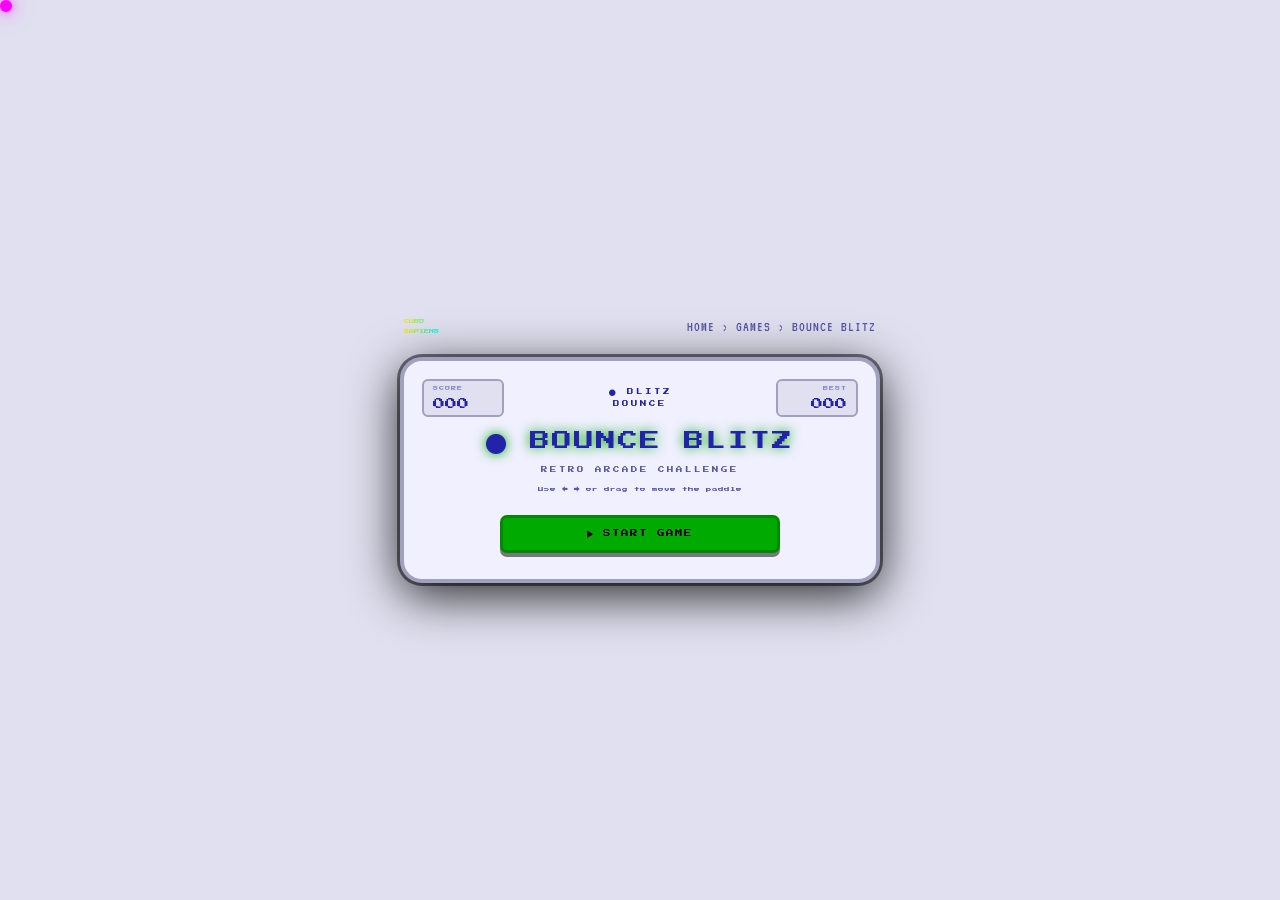
<file: Applications/Games/cubosapiens-games-ball-bounce/index.html>
<!DOCTYPE html>
<html lang="en">
<head>
  <meta charset="UTF-8"/>
  <meta name="viewport" content="width=device-width, initial-scale=1.0, maximum-scale=1.0, user-scalable=no"/>
  <meta name="apple-mobile-web-app-capable" content="yes"/>
  <title>Bounce Blitz – Free Retro Arcade Game | CuboSapiens</title>
  <meta name="description" content="Play Bounce Blitz free at CuboSapiens. High-speed retro action, theme support, and addictive gameplay. No download, no login."/>
  <meta name="keywords" content="ball bounce, arcade game, free bounce game, retro arcade, cubosapiens, bounce blitz"/>
  <meta name="author" content="CuboSapiens"/>
  <meta name="robots" content="index, follow"/>
  <link rel="canonical" href="https://cubosapiens.world/games/ball-bounce"/>
  <meta property="og:type" content="website"/>
  <meta property="og:url" content="https://cubosapiens.world/games/ball-bounce"/>
  <meta property="og:title" content="Bounce Blitz – Free Retro Arcade | CuboSapiens"/>
  <meta property="og:description" content="High-speed retro action in Bounce Blitz. Free forever on CuboSapiens."/>
  <meta property="og:image" content="https://cubosapiens.world/games/ball-bounce/og-image.png"/>
  <meta property="og:site_name" content="CuboSapiens"/>
  <meta name="twitter:card" content="summary_large_image"/>
  <meta name="twitter:title" content="Bounce Blitz – Free Retro Arcade | CuboSapiens"/>
  <meta name="twitter:description" content="Retro bounce action. Free forever on CuboSapiens."/>
  <meta name="twitter:image" content="https://cubosapiens.world/games/ball-bounce/og-image.png"/>
  <script type="application/ld+json">
    {
      "@context": "https://schema.org",
      "@type": "Game",
      "name": "Bounce Blitz",
      "description": "Fast-paced retro ball bounce arcade game.",
      "url": "https://cubosapiens.world/games/ball-bounce",
      "publisher": {
        "@type": "Organization",
        "name": "CuboSapiens",
        "url": "https://cubosapiens.world"
      },
      "genre": "Arcade",
      "playMode": "SinglePlayer"
    }
  </script>
  <link rel="stylesheet" href="https://cdnjs.cloudflare.com/ajax/libs/font-awesome/6.5.0/css/all.min.css"/>
  <link href="https://fonts.googleapis.com/css2?family=Press+Start+2P&family=VT323&display=swap" rel="stylesheet"/>
  <link rel="stylesheet" href="style.css">
</head>
<body class="no-scrollbar">

<header class="page-header">
  <div class="logo-slot">
    <div class="site-lbl">CUBO<br>SAPIENS</div>
  </div>
  <nav class="breadcrumb" aria-label="Breadcrumb">
    <a href="https://cubosapiens.world">HOME</a> &rsaquo;
    <a href="https://cubosapiens.world/games">GAMES</a> &rsaquo; BOUNCE BLITZ
  </nav>
</header>

<div id="shell">
  <div id="topbar">
    <div class="sbox">
      <span class="slbl">SCORE</span>
      <span class="sval-num" id="score-display">000</span>
    </div>
    <div id="ttag"><i class="fa-solid fa-circle"></i> BLITZ<br>BOUNCE</div>
    <div class="sbox" style="text-align:right">
      <span class="slbl">BEST</span>
      <span class="sval-num" id="best-display">000</span>
    </div>
  </div>

  <div id="screen-splash" class="screen active">
    <div class="game-card">
      <div class="title"><i class="fa-solid fa-circle"></i> BOUNCE BLITZ</div>
      <div class="subtitle">RETRO ARCADE CHALLENGE</div>
      <div class="instruction-text">Use &larr; &rarr; or drag to move the paddle</div>
      <button class="btn btn-primary" id="btn-splash-start"><i class="fa-solid fa-play"></i> START GAME</button>
    </div>
  </div>

  <div id="screen-game" class="screen">
    <div id="hud">
      <span>LIVES <span id="lives-val">3</span></span>
      <button id="pause-btn" title="Pause (Esc)"><i class="fa-solid fa-pause"></i> PAUSE</button>
      <button id="theme-toggle" title="Toggle Theme"><i class="fa-solid fa-moon"></i></button>
    </div>

    <div id="scrwrap">
      <canvas id="gameCanvas" width="400" height="500"></canvas>
      <div id="overlay" class="hidden">
        <div id="ovt">PAUSED</div>
        <div id="ovm">Press ESC or Click Start</div>
        <button id="resume-btn" class="btn btn-primary">RESUME</button>
      </div>
      <div id="game-over-overlay" class="hidden">
        <div id="ovt" class="title over">GAME OVER</div>
        <div id="ovsc">Final Score: <span id="final-score">0</span></div>
        <div id="hi-msg" class="hidden" style="color:var(--s1); font-size:6px; margin-bottom:10px;">NEW HIGH SCORE!</div>
        <button id="restart-btn" class="btn btn-primary">RESTART</button>
      </div>
    </div>

    <div id="dpad">
      <div id="dpad-mid-row">
        <button class="db lt" id="btn-left" aria-label="Move Left"><i class="fa-solid fa-arrow-left"></i></button>
        <div class="dpad-gap"></div>
        <button class="db rt" id="btn-right" aria-label="Move Right"><i class="fa-solid fa-arrow-right"></i></button>
      </div>
    </div>
  </div>
</div>

<div id="custom-cursor"></div>
<div id="aria-announcer" class="visually-hidden" aria-live="polite"></div>

<script src="script.js"></script>
</body>
</html>
</file>
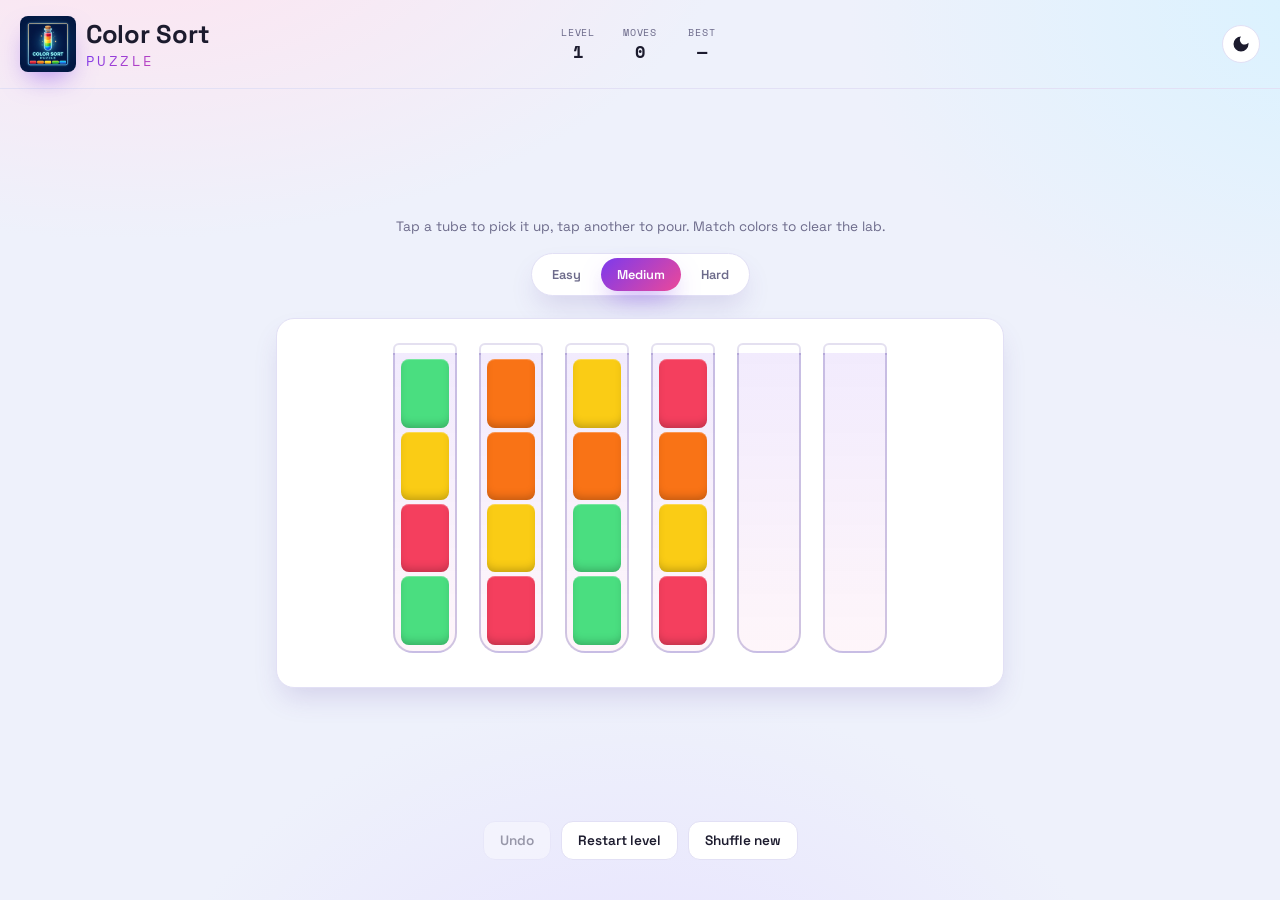
<file: Applications/Games/cubosapiens-games-color-sort-puzzle/index.html>
<!DOCTYPE html>
<html lang="en">

<head>
    <meta charset="UTF-8">
    <meta name="viewport" content="width=device-width, initial-scale=1.0, viewport-fit=cover">
    <title>Color Sort Puzzle Sort the tubes, clear the lab</title>
    <meta name="description"
        content="Color Sort Puzzle: a fast, satisfying browser puzzle game. Pour colors between tubes until every tube holds a single color. Free, no install, works offline.">
    <meta name="theme-color" content="#12141c">


    <meta property="og:type" content="website">
    <meta property="og:title" content="Color Sort Puzzle">
    <meta property="og:description"
        content="Sort the tubes, clear the lab. A quick, satisfying color-sorting puzzle you can play in your browser.">
    <meta property="og:image" content="assets/logo.png">

    <link rel="preconnect" href="https://fonts.googleapis.com">
    <link rel="preconnect" href="https://fonts.gstatic.com" crossorigin>
    <link
        href="https://fonts.googleapis.com/css2?family=Space+Grotesk:wght@500;600;700&family=Space+Mono:wght@400;700&display=swap"
        rel="stylesheet">

    <link rel="stylesheet" href="style.css">
    <link rel="icon" type="image/png" href="assets/logo.png">
</head>

<body data-theme="dark">

    <header class="topbar">
        <div class="brand">
            <span class="brand-mark" aria-hidden="true">
                <img src="assets/logo.png" alt="" width="40" height="40">
            </span>
            <h1>Color&nbsp;Sort<span class="brand-sub">PUZZLE</span></h1>
        </div>

        <div class="stat-cluster" role="group" aria-label="Game stats">
            <div class="stat">
                <span class="stat-label">Level</span>
                <span class="stat-value" id="level-value">1</span>
            </div>
            <div class="stat">
                <span class="stat-label">Moves</span>
                <span class="stat-value" id="moves-value">0</span>
            </div>
            <div class="stat">
                <span class="stat-label">Best</span>
                <span class="stat-value" id="best-value">—</span>
            </div>
        </div>

        <button id="theme-toggle" class="icon-btn" type="button" aria-label="Switch to light mode" aria-pressed="false">
            <svg id="theme-icon" width="20" height="20" viewBox="0 0 24 24" fill="none" aria-hidden="true">
                <path d="M12 3a9 9 0 1 0 9 9c0-.46-.04-.92-.1-1.36A5.5 5.5 0 0 1 12 3Z" fill="currentColor" />
            </svg>
        </button>
    </header>

    <main class="stage">
        <p class="hint" id="game-hint">Tap a tube to pick it up, tap another to pour. Match colors to clear the lab.</p>

        <div class="difficulty-bar" id="difficulty-bar" role="group" aria-label="Difficulty">
            <button class="difficulty-btn" type="button" data-difficulty="easy">Easy</button>
            <button class="difficulty-btn" type="button" data-difficulty="medium">Medium</button>
            <button class="difficulty-btn" type="button" data-difficulty="hard">Hard</button>
        </div>

        <div class="tube-rack-card">
            <div class="tube-rack" id="tube-rack" role="group" aria-label="Puzzle tubes"></div>
        </div>
    </main>

    <div class="celebration-overlay" id="celebration-overlay" hidden>
        <canvas id="confetti-canvas"></canvas>
        <div class="celebration-content">
            <h2>Level cleared! 🎉</h2>
            <p id="celebration-moves"></p>
            <button id="skip-celebration" class="btn primary" type="button">Next level now →</button>
        </div>
    </div>

    <footer class="controls">
        <button id="undo-btn" class="btn" type="button">Undo</button>
        <button id="restart-btn" class="btn" type="button">Restart level</button>
        <button id="new-level-btn" class="btn" type="button">Shuffle new</button>
    </footer>

    <div id="live-region" class="sr-only" role="status" aria-live="polite"></div>

    <script src="script.js"></script>
</body>

</html>
</file>
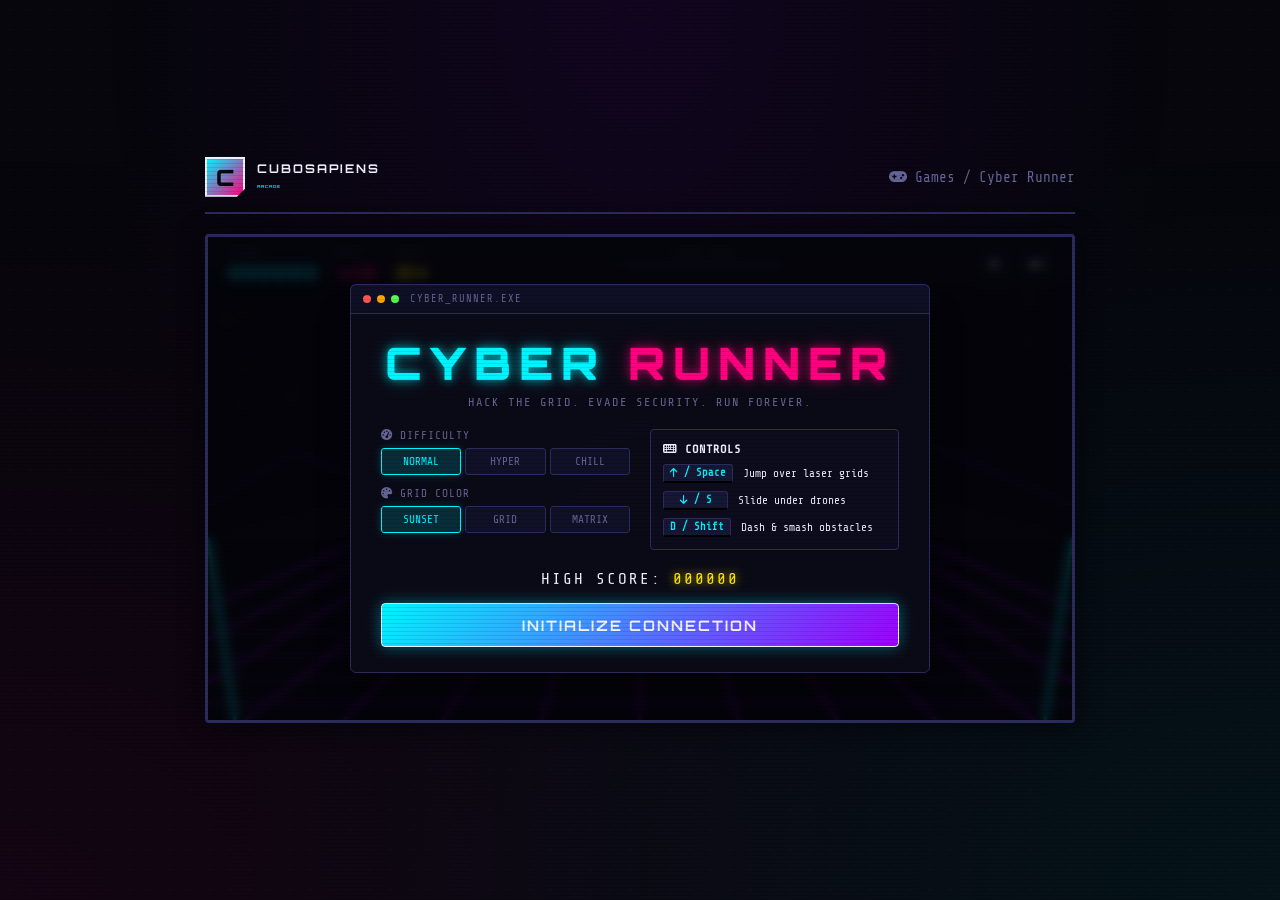
<file: Applications/Games/cubosapiens-games-cyber-runner/index.html>
<!DOCTYPE html>
<html lang="en">
<head>
  <meta charset="UTF-8" />
  <meta name="viewport" content="width=device-width, initial-scale=1.0" />
  <title>Cyber Runner – Endless Neon Arcade Game | CuboSapiens</title>
  <meta name="description" content="Play Cyber Runner, a retro-futuristic cyberpunk endless runner. Jump over laser grids, slide under scanner drones, and dash through firewalls. Play for free!" />
  <meta name="keywords" content="cyber runner, cyberpunk game, retro game, endless runner, arcade game, browser game, neon runner, free online game, cubosapiens" />
  <meta name="author" content="CuboSapiens" />
  <meta name="robots" content="index, follow" />
  
  <link rel="canonical" href="https://cubosapiens.world/games/cyber-runner" />
  
  <!-- Font Awesome -->
  <link rel="stylesheet" href="https://cdnjs.cloudflare.com/ajax/libs/font-awesome/6.5.0/css/all.min.css" />
  <!-- Google Fonts -->
  <link href="https://fonts.googleapis.com/css2?family=Orbitron:wght@400;700;900&family=Share+Tech+Mono&display=swap" rel="stylesheet" />
  
  <!-- Local Styles -->
  <link rel="stylesheet" href="style.css" />
</head>
<body>

  <div class="wrapper">
    <!-- Breadcrumbs and header -->
    <header class="site-header">
      <a href="https://cubosapiens.world" class="logo-slot">
        <div class="logo-box">C</div>
        <div class="site-name">CUBOSAPIENS<br><span style="font-size:0.25rem;letter-spacing:1px;color:var(--nc)">ARCADE</span></div>
      </a>
      <div class="breadcrumb">
        <a href="https://cubosapiens.world/games"><i class="fa-solid fa-gamepad"></i> Games</a> / Cyber Runner
      </div>
    </header>

    <!-- Main Game Board Container -->
    <main class="game-container" id="gameContainer">
      <!-- HUD Overlay -->
      <div class="hud" id="hud">
        <div class="hud-left">
          <div class="stat-box">
            <span class="stat-label">SCORE</span>
            <span class="stat-val font-neon-cyan" id="hudScore">000000</span>
          </div>
          <div class="stat-box">
            <span class="stat-label">MULT</span>
            <span class="stat-val font-neon-pink" id="hudMultiplier">x1.0</span>
          </div>
          <div class="stat-box hidden-mobile">
            <span class="stat-label">DIST</span>
            <span class="stat-val font-neon-yellow" id="hudDistance">0m</span>
          </div>
        </div>
        
        <div class="hud-center">
          <div class="dash-bar-container">
            <span class="dash-label">CYBER-DASH</span>
            <div class="dash-bar">
              <div class="dash-fill" id="dashFill"></div>
            </div>
            <span class="dash-ready-text" id="dashReadyText">READY</span>
          </div>
        </div>

        <div class="hud-right">
          <button class="hud-btn" id="btnPause" title="Pause Game (P)"><i class="fa-solid fa-pause"></i></button>
          <button class="hud-btn" id="btnMute" title="Mute Audio (M)"><i class="fa-solid fa-volume-high"></i></button>
        </div>
      </div>

      <!-- Main Game Canvas -->
      <canvas id="gameCanvas" width="800" height="450"></canvas>

      <!-- Start Menu Overlay -->
      <div class="overlay active" id="startMenu">
        <div class="terminal-header">
          <span class="terminal-dot red"></span>
          <span class="terminal-dot yellow"></span>
          <span class="terminal-dot green"></span>
          <span class="terminal-title">CYBER_RUNNER.EXE</span>
        </div>
        <div class="overlay-content">
          <h1 class="game-title">
            <span class="glow-cyan">CYBER</span>
            <span class="glow-pink">RUNNER</span>
          </h1>
          <p class="tagline">HACK THE GRID. EVADE SECURITY. RUN FOREVER.</p>
          
          <div class="menu-sections">
            <div class="setup-section">
              <div class="form-group">
                <label><i class="fa-solid fa-gauge-high"></i> Difficulty</label>
                <div class="btn-group" id="difficultyGroup">
                  <button class="btn active" data-value="normal">NORMAL</button>
                  <button class="btn" data-value="hard">HYPER</button>
                  <button class="btn" data-value="easy">CHILL</button>
                </div>
              </div>

              <div class="form-group">
                <label><i class="fa-solid fa-palette"></i> Grid Color</label>
                <div class="btn-group" id="colorGroup">
                  <button class="btn active" data-color="neon">SUNSET</button>
                  <button class="btn" data-color="cyan">GRID</button>
                  <button class="btn" data-color="matrix">MATRIX</button>
                </div>
              </div>
            </div>

            <div class="tutorial-section">
              <h3><i class="fa-solid fa-keyboard"></i> Controls</h3>
              <div class="controls-grid">
                <div class="control-item">
                  <span class="key-cap"><i class="fa-solid fa-arrow-up"></i> / Space</span>
                  <span class="action-desc">Jump over laser grids</span>
                </div>
                <div class="control-item">
                  <span class="key-cap"><i class="fa-solid fa-arrow-down"></i> / S</span>
                  <span class="action-desc">Slide under drones</span>
                </div>
                <div class="control-item">
                  <span class="key-cap">D / Shift</span>
                  <span class="action-desc">Dash & smash obstacles</span>
                </div>
              </div>
            </div>
          </div>

          <div class="score-display">
            <span>HIGH SCORE: </span>
            <span class="font-neon-yellow" id="menuHighScore">000000</span>
          </div>

          <button class="btn-primary" id="btnStartGame">INITIALIZE CONNECTION</button>
        </div>
      </div>

      <!-- Pause Menu Overlay -->
      <div class="overlay" id="pauseMenu">
        <div class="overlay-content miniature">
          <h2>CONNECTION PAUSED</h2>
          <div class="btn-vertical-group">
            <button class="btn-primary" id="btnResume">RESUME SESSION</button>
            <button class="btn-secondary" id="btnRestartFromPause">REBOOT GRID</button>
            <button class="btn-secondary" id="btnQuit">ABORT MISSION</button>
          </div>
        </div>
      </div>

      <!-- Game Over Overlay -->
      <div class="overlay" id="gameOverMenu">
        <div class="terminal-header red-bar">
          <span class="terminal-title">ALERT: CONNECTION TERMINATED</span>
        </div>
        <div class="overlay-content">
          <h2 class="alert-title glow-red">SYSTEM OVERLOAD</h2>
          <p class="game-over-reason" id="gameOverReason">Collision detected. Grid connection lost.</p>
          
          <div class="final-stats">
            <div class="stat-card">
              <span class="stat-card-label">FINAL SCORE</span>
              <span class="stat-card-val font-neon-cyan" id="gameOverScore">000000</span>
            </div>
            <div class="stat-card">
              <span class="stat-card-label">DISTANCE</span>
              <span class="stat-card-val font-neon-pink" id="gameOverDistance">0m</span>
            </div>
            <div class="stat-card">
              <span class="stat-card-label">HIGH SCORE</span>
              <span class="stat-card-val font-neon-yellow" id="gameOverHighScore">000000</span>
            </div>
          </div>

          <div class="btn-row">
            <button class="btn-primary" id="btnRestart">RE-INITIALIZE LINK</button>
            <button class="btn-secondary" id="btnMainMenu">EXIT TO TERMINAL</button>
          </div>
        </div>
      </div>

      <!-- Touch Controls for Mobile -->
      <div class="touch-controls" id="touchControls">
        <button class="touch-btn" id="touchJump"><i class="fa-solid fa-chevron-up"></i> JUMP</button>
        <button class="touch-btn" id="touchDash"><i class="fa-solid fa-bolt"></i> DASH</button>
        <button class="touch-btn" id="touchSlide"><i class="fa-solid fa-chevron-down"></i> SLIDE</button>
      </div>
    </main>
  </div>

  <!-- Local Script -->
  <script src="script.js"></script>
</body>
</html>
</file>
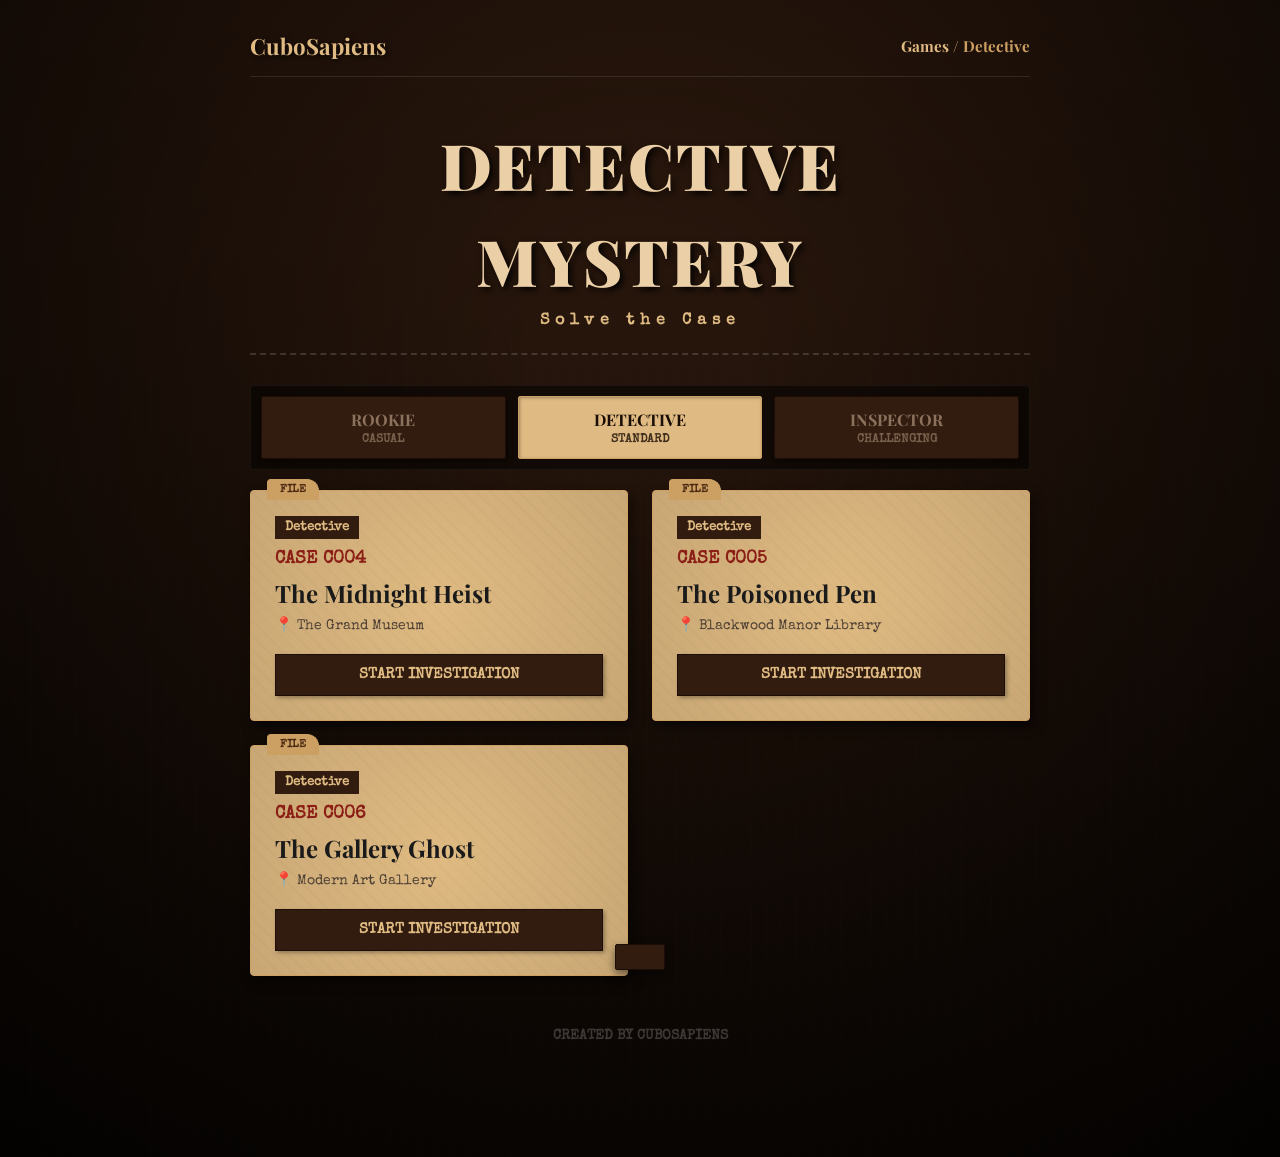
<file: Applications/Games/cubosapiens-games-detective-mystery/index.html>
<!DOCTYPE html>
<html lang="en">
<head>
  <meta charset="UTF-8">
  <meta name="viewport" content="width=device-width, initial-scale=1.0">
  <title>Detective Mystery</title>
  <link rel="preconnect" href="https://fonts.googleapis.com">
  <link rel="preconnect" href="https://fonts.gstatic.com" crossorigin>
  <link href="https://fonts.googleapis.com/css2?family=Playfair+Display:ital,wght@0,400;0,700;0,900;1,400&family=Special+Elite&display=swap" rel="stylesheet">
  <link rel="stylesheet" href="styles.css">
</head>
<body>
  <div class="wrapper">
    <!-- Header -->
    <header class="site-header">
      <a href="/" class="logo-slot">
        <div class="site-name">CuboSapiens</div>
      </a>
      <div class="breadcrumb">
        <a href="/">Games</a> / Detective
      </div>
    </header>

    <!-- Title Block -->
    <div class="title-block">
      <h1 class="game-title"><span class="t1">Detective</span> <span class="t2">Mystery</span></h1>
      <div class="game-sub">Solve the Case</div>
    </div>

    <!-- Lobby UI -->
    <div id="lobby-ui">
      <!-- Difficulty Selector -->
      <div class="setup-row" style="margin-bottom: 20px;">
        <button class="setup-btn" data-diff="easy">ROOKIE<span>Casual</span></button>
        <button class="setup-btn active" data-diff="medium">DETECTIVE<span>Standard</span></button>
        <button class="setup-btn" data-diff="hard">INSPECTOR<span>Challenging</span></button>
      </div>
      
      <!-- Cases Grid -->
      <div id="lobby-cases-grid" class="lobby-cases-grid"></div>
    </div>

    <!-- Game UI -->
    <div id="game-ui" style="display: none;">
    <!-- Case Header -->
    <div class="glass-panel case-header">
      <div class="case-info">
        <div class="case-label">CASE <span id="case-number">C000</span></div>
        <div class="case-number" id="case-title">Case Title</div>
        <div class="case-label" id="case-location">📍 Location</div>
      </div>
      <div class="timer-wrap">
        <div class="timer-display" id="timer-display">0:00</div>
        <div class="timer-label">TIME ELAPSED</div>
      </div>
      <div class="case-right">
        <div class="case-label" id="diff-label">DETECTIVE</div>
        <div class="score-display" id="score-display">0</div>
        <div class="case-label">SCORE</div>
      </div>
    </div>

    <!-- Progress Bar -->
    <div class="glass-panel progress-wrap">
      <div class="progress-label">PROGRESS</div>
      <div class="progress-bar">
        <div class="progress-fill" id="progress-fill"></div>
      </div>
      <div class="progress-count" id="progress-count">0/5</div>
    </div>

    <!-- Status Bar -->
    <div class="glass-panel status-bar">
      <span class="status-icon">🔎</span>
      <span id="status-text">STUDY THE CRIME SCENE</span>
    </div>

    <!-- Tabs Navigation -->
    <div class="tabs-nav">
      <button class="tab-btn active" data-tab="phase-scene">CASE FILE</button>
      <button class="tab-btn" data-tab="phase-suspects">SUSPECTS</button>
      <button class="tab-btn" data-tab="phase-clues">INVESTIGATION</button>
      <button class="tab-btn" data-tab="notebook-tab">NOTEBOOK</button>
    </div>

    <!-- Tab Content -->
    <div class="glass-panel tab-content-wrap">
      <!-- Scene Phase -->
      <div class="phase-section active" id="phase-scene">
        <div class="crime-scene-wrap">
          <div class="crime-scene-header">INCIDENT REPORT</div>
          <div class="crime-scene-text" id="scene-text"></div>
          <div class="crime-scene-header">EVIDENCE RECOVERED</div>
          <div class="evidence-grid" id="evidence-grid"></div>
        </div>
      </div>

      <!-- Suspects Phase -->
      <div class="phase-section" id="phase-suspects">
        <div class="suspects-wrap">
          <div class="section-header">KNOWN SUSPECTS</div>
          <div class="suspects-grid" id="suspects-grid"></div>
        </div>
      </div>

      <!-- Clues Phase -->
      <div class="phase-section" id="phase-clues">
        <div class="clue-phase-wrap">
          <div class="question-box">
            <div class="question-number" id="question-number">CLUE 1 OF 5</div>
            <div class="question-text" id="question-text"></div>
          </div>
          <div class="answer-options" id="answer-options"></div>
          <div class="clue-feedback" id="clue-feedback"></div>
          
          <!-- Hint Panel -->
          <div class="hint-bar" style="margin-top: 16px;">
            <div class="hint-count">HINTS REMAINING: <span id="hints-left">2</span></div>
            <button class="hint-btn" id="btn-hint">USE HINT</button>
          </div>

          <button class="next-btn" id="btn-next-clue" style="margin-top: 16px;">NEXT CLUE</button>

          <!-- Accuse Phase -->
          <div id="phase-accuse" style="display: none; margin-top: 24px; padding-top: 24px; border-top: 1px solid var(--glass-border);">
            <div class="accusation-prompt">Review your notes and select the prime suspect. <strong>This is your final decision.</strong></div>
            <div class="suspect-select-grid" id="suspect-select-grid"></div>
            <button class="confirm-accusation" id="btn-confirm-accuse">CONFIRM ACCUSATION</button>
          </div>
        </div>
      </div>

      <!-- Notebook Tab -->
      <div class="phase-section" id="notebook-tab">
        <div class="notebook-wrap">
          <div class="notebook-title">DETECTIVE NOTEBOOK</div>
          <div class="notebook-entries" id="notebook-entries"></div>
        </div>
      </div>
    </div>

    <!-- Action Buttons -->
    <div class="action-row">
      <button class="act-btn" id="btn-restart"><i>↺</i> RESTART CASE</button>
      <button class="act-btn" id="btn-leave-case"><i>✕</i> LEAVE CASE</button>
    </div>

    <!-- How to Play -->
    <div class="glass-panel htp-wrap">
      <div class="htp-header" id="htp-toggle" aria-expanded="false">
        <span class="htp-icon">ℹ️</span>
        <span class="htp-label">HOW TO PLAY</span>
        <span class="htp-chev" id="htp-chev">▼</span>
      </div>
      <div class="htp-body" id="htp-body">
        <ul>
          <li><strong>Study the Scene:</strong> Read the report and review evidence.</li>
          <li><strong>Evaluate Suspects:</strong> Learn about traits, alibis, and motives.</li>
          <li><strong>Analyze Clues:</strong> Answer questions to deduce the culprit. Correct answers give points. Wrong answers penalize.</li>
          <li><strong>Accuse:</strong> Pick the final suspect based on your deductions.</li>
        </ul>
      </div>
    </div>

    </div> <!-- End Game UI -->

    <!-- Footer -->
    <footer>
      CREATED BY CUBOSAPIENS
    </footer>
  </div>

  <!-- Overlay for Results -->
  <div class="overlay" id="overlay">
    <div class="result-card">
      <span class="res-emoji" id="res-emoji">🏆</span>
      <div class="res-title" id="res-title">CASE CLOSED</div>
      <div class="res-sub" id="res-sub"></div>
      
      <div class="verdict-box">
        <div class="verdict-label">OFFICIAL VERDICT</div>
        <div class="verdict-text" id="verdict-text"></div>
      </div>

      <div class="res-stats">
        <div class="res-stat">
          <span class="res-stat-label">FINAL SCORE</span>
          <span class="res-stat-val" id="res-stat-score">0</span>
        </div>
        <div class="res-stat">
          <span class="res-stat-label">TIME</span>
          <span class="res-stat-val" id="res-stat-time">0:00</span>
        </div>
        <div class="res-stat">
          <span class="res-stat-label">CLUES</span>
          <span class="res-stat-val" id="res-stat-clues">0/5</span>
        </div>
      </div>

      <div class="res-btns">
        <button class="res-btn secondary" id="res-replay">RETRY CASE</button>
        <button class="res-btn primary" id="res-newcase">NEXT CASE</button>
      </div>
    </div>
  </div>

  <!-- Toast Notification -->
  <div class="toast" id="toast"></div>

  <!-- Scripts -->
  <script src="script.js"></script>
</body>
</html>
</file>
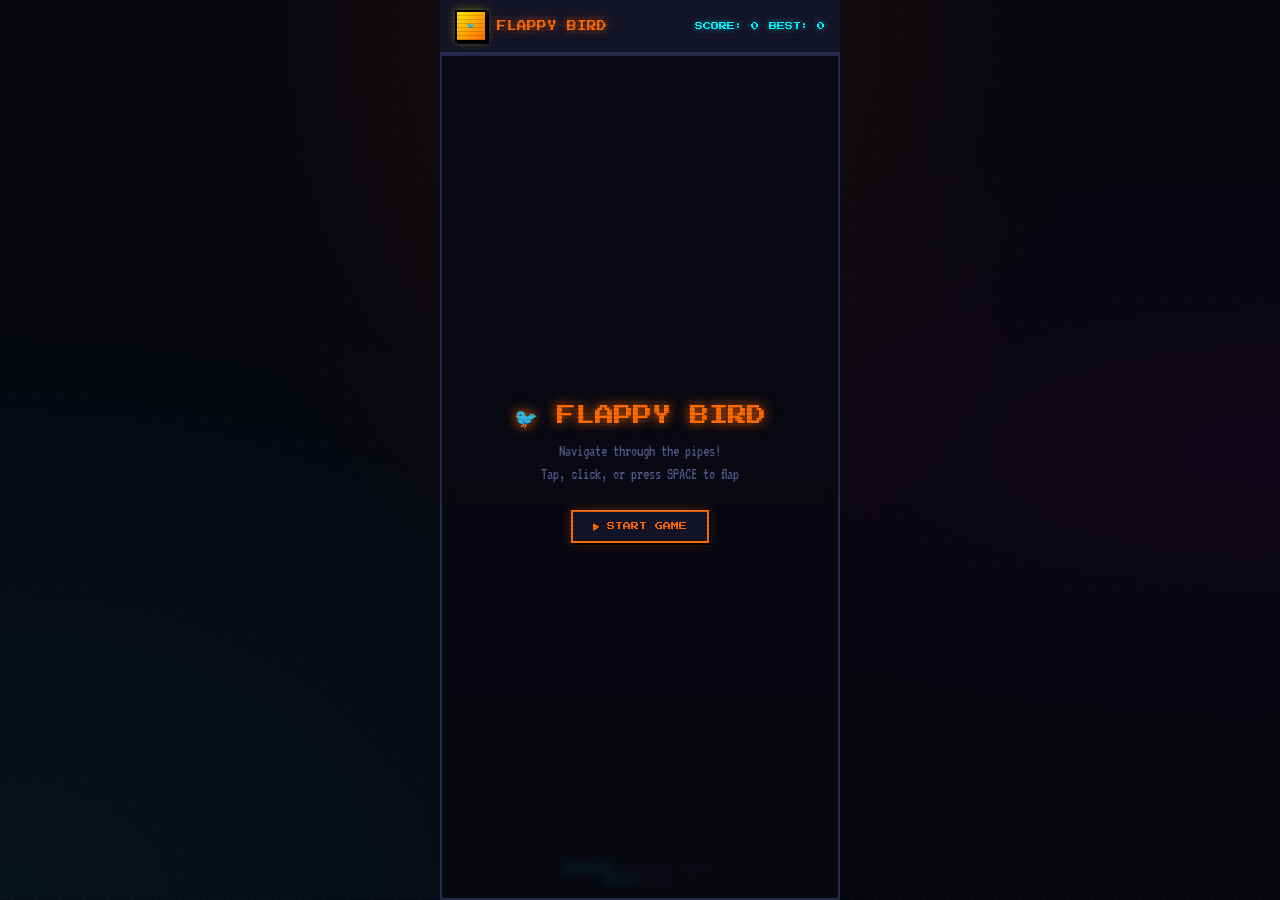
<file: Applications/Games/cubosapiens-games-flappy-bird/index.html>
<!DOCTYPE html>
<html lang="en">
<head>
  <meta charset="UTF-8"/>
  <meta name="viewport" content="width=device-width, initial-scale=1.0, maximum-scale=1.0, user-scalable=no"/>
  <meta name="apple-mobile-web-app-capable" content="yes"/>
  <title>Flappy Bird Clone – Free Retro Arcade Game | CuboSapiens</title>
  <meta name="description" content="Play Flappy Bird Clone free at CuboSapiens. Navigate through pipes in this addictive arcade game. No download, no login required."/>
  <meta name="keywords" content="flappy bird, bird game, arcade game, free bird game, retro arcade, cubosapiens, flappy clone"/>
  <meta name="author" content="CuboSapiens"/>
  <meta name="robots" content="index, follow"/>
  <link rel="canonical" href="https://cubosapiens.world/games/flappy-bird-clone"/>
  <meta property="og:type" content="website"/>
  <meta property="og:url" content="https://cubosapiens.world/games/flappy-bird-clone"/>
  <meta property="og:title" content="Flappy Bird Clone – Free Retro Arcade | CuboSapiens"/>
  <meta property="og:description" content="Navigate through pipes in this addictive Flappy Bird clone. Free forever on CuboSapiens."/>
  <meta property="og:image" content="https://cubosapiens.world/games/flappy-bird-clone/og-image.png"/>
  <meta property="og:site_name" content="CuboSapiens"/>
  <meta name="twitter:card" content="summary_large_image"/>
  <meta name="twitter:title" content="Flappy Bird Clone – Free Retro Arcade | CuboSapiens"/>
  <meta name="twitter:description" content="Addictive bird flying action. Free forever on CuboSapiens."/>
  <meta name="twitter:image" content="https://cubosapiens.world/games/flappy-bird-clone/og-image.png"/>
  <script type="application/ld+json">
    {
      "@context": "https://schema.org",
      "@type": "Game",
      "name": "Flappy Bird Clone",
      "description": "Navigate a bird through pipes in this classic arcade-style game.",
      "url": "https://cubosapiens.world/games/flappy-bird-clone",
      "publisher": {
        "@type": "Organization",
        "name": "CuboSapiens",
        "url": "https://cubosapiens.world"
      },
      "genre": "Arcade",
      "playMode": "SinglePlayer"
    }
  </script>
  <link rel="stylesheet" href="https://cdnjs.cloudflare.com/ajax/libs/font-awesome/6.5.0/css/all.min.css"/>
  <link href="https://fonts.googleapis.com/css2?family=Press+Start+2P&family=VT323&display=swap" rel="stylesheet"/>
  <style>
    :root {
      --bg0: #08080f;
      --bg1: #0f0f1a;
      --bg2: #141428;
      --bg3: #1a1a38;
      --ny: #ffe600;
      --np: #ff2d78;
      --nc: #00f5ff;
      --ng: #39ff14;
      --nv: #bf00ff;
      --no: #ff6a00;
      --text: #f0f0ff;
      --muted: #555588;
      --dim: #2a2a50;
      --b1: #2a2a50;
      --b2: #44449a;
    }
    *, *::before, *::after {
      box-sizing: border-box;
      margin: 0;
      padding: 0;
    }

    html { font-size: 16px; }

    body {
      background: var(--bg0);
      color: var(--text);
      font-family: 'VT323', monospace;
      font-size: 1.1rem;
      min-height: 100vh;
      display: flex;
      flex-direction: column;
      align-items: center;
      padding: 0;
      background-image: radial-gradient(circle, rgba(255,255,255,0.025) 1px, transparent 1px);
      background-size: 24px 24px;
      background-attachment: fixed;
      overflow: hidden;
    }

    body::before {
      content: '';
      position: fixed;
      inset: 0;
      pointer-events: none;
      z-index: 0;
      background:
        radial-gradient(ellipse at 50% 0%, rgba(255,106,0,0.07) 0%, transparent 50%),
        radial-gradient(ellipse at 0% 100%, rgba(0,245,255,0.05) 0%, transparent 50%),
        radial-gradient(ellipse at 100% 50%, rgba(191,0,255,0.04) 0%, transparent 50%);
    }

    body::after {
      content: '';
      position: fixed;
      inset: 0;
      pointer-events: none;
      z-index: 2;
      background: repeating-linear-gradient(0deg, rgba(0,0,0,0.15) 0px, rgba(0,0,0,0.15) 1px, transparent 1px, transparent 4px);
    }

    body > * { position: relative; z-index: 1; }

    .game-container {
      width: 100%;
      max-width: 400px;
      height: 100vh;
      display: flex;
      flex-direction: column;
      position: relative;
    }

    .game-header {
      display: flex;
      align-items: center;
      justify-content: space-between;
      padding: 10px 15px;
      background: var(--bg2);
      border-bottom: 2px solid var(--b1);
    }

    .logo-section {
      display: flex;
      align-items: center;
      gap: 10px;
    }

    .logo-box {
      width: 32px;
      height: 32px;
      background: linear-gradient(135deg, var(--ny), var(--no));
      display: flex;
      align-items: center;
      justify-content: center;
      font-family: 'Press Start 2P', monospace;
      font-size: 0.4rem;
      color: #000;
      border: 2px solid #000;
      box-shadow: 2px 2px 0 #000, 0 0 10px rgba(255,230,0,0.4);
    }

    .game-title {
      font-family: 'Press Start 2P', monospace;
      font-size: 0.6rem;
      color: var(--no);
      text-shadow: 0 0 8px rgba(255,106,0,0.8);
    }
    .score-board {
      display: flex;
      gap: 10px;
      font-family: 'Press Start 2P', monospace;
      font-size: 0.5rem;
    }

    .score-item {
      color: var(--nc);
      text-shadow: 0 0 6px rgba(0,245,255,0.6);
    }

    .game-canvas {
      flex: 1;
      background: linear-gradient(180deg, var(--bg1) 0%, var(--bg2) 100%);
      border: 2px solid var(--b1);
      position: relative;
      overflow: hidden;
    }

    canvas {
      width: 100%;
      height: 100%;
      display: block;
      image-rendering: pixelated;
    }

    .game-overlay {
      position: absolute;
      inset: 0;
      display: flex;
      flex-direction: column;
      align-items: center;
      justify-content: center;
      background: rgba(8, 8, 15, 0.85);
      backdrop-filter: blur(4px);
      z-index: 10;
      text-align: center;
      padding: 20px;
    }

    .overlay-hidden { display: none; }

    .overlay-title {
      font-family: 'Press Start 2P', monospace;
      font-size: 1.2rem;
      margin-bottom: 10px;
      text-shadow: 0 0 12px currentColor;
    }

    .start-title { color: var(--no); }
    .pause-title { color: var(--nc); }
    .gameover-title { color: var(--np); }

    .overlay-subtitle {
      font-size: 1rem;
      color: var(--muted);
      margin-bottom: 20px;
      line-height: 1.4;
    }

    .overlay-score {
      font-family: 'Press Start 2P', monospace;
      font-size: 0.8rem;
      color: var(--ny);
      margin-bottom: 15px;
    }

    .game-btn {
      background: var(--bg2);
      border: 2px solid var(--b1);
      box-shadow: 2px 2px 0 #000;
      color: var(--text);
      font-family: 'Press Start 2P', monospace;
      font-size: 0.5rem;
      padding: 10px 20px;
      cursor: pointer;
      transition: all 0.12s;
      margin: 5px;
    }

    .game-btn:hover {
      transform: translateY(-2px);
      box-shadow: 2px 4px 0 #000;
    }
    .btn-primary {
      border-color: var(--no);
      color: var(--no);
      box-shadow: 2px 2px 0 #000, 0 0 10px rgba(255,106,0,0.3);
    }

    .btn-primary:hover {
      background: rgba(255,106,0,0.12);
      box-shadow: 2px 4px 0 #000, 0 0 16px rgba(255,106,0,0.5);
    }

    .controls-info {
      position: absolute;
      bottom: 10px;
      left: 50%;
      transform: translateX(-50%);
      font-size: 0.7rem;
      color: var(--muted);
      text-align: center;
      z-index: 5;
    }

    .controls-info span {
      color: var(--nc);
      font-family: 'Press Start 2P', monospace;
      font-size: 0.6rem;
    }

    @media (max-width: 480px) {
      .game-container { max-width: 100%; }
      .overlay-title { font-size: 1rem; }
      .game-btn { font-size: 0.45rem; padding: 8px 16px; }
    }

    @media (max-height: 600px) {
      .game-header { padding: 8px 15px; }
      .overlay-title { font-size: 0.9rem; }
      .overlay-subtitle { font-size: 0.8rem; margin-bottom: 15px; }
    }

    .toast {
      position: fixed;
      top: 20px;
      left: 50%;
      transform: translateX(-50%) translateY(-60px);
      background: var(--bg2);
      border: 2px solid var(--ng);
      box-shadow: 2px 2px 0 #000, 0 0 12px rgba(57,255,20,0.4);
      padding: 8px 16px;
      font-family: 'Press Start 2P', monospace;
      font-size: 0.4rem;
      color: var(--ng);
      transition: transform 0.3s ease;
      z-index: 100;
    }

    .toast.show {
      transform: translateX(-50%) translateY(0);
    }

    /* Accessibility */
    .visually-hidden {
      position: absolute;
      width: 1px;
      height: 1px;
      padding: 0;
      margin: -1px;
      overflow: hidden;
      clip: rect(0, 0, 0, 0);
      white-space: nowrap;
      border: 0;
    }
  </style>
</head>
<body>
  <div class="game-container">
    <!-- Header -->
    <header class="game-header">
      <div class="logo-section">
        <div class="logo-box">🐦</div>
        <div class="game-title">FLAPPY BIRD</div>
      </div>
      <div class="score-board">
        <div class="score-item">SCORE: <span id="current-score">0</span></div>
        <div class="score-item">BEST: <span id="best-score">0</span></div>
      </div>
    </header>

    <!-- Game Canvas -->
    <div class="game-canvas">
      <canvas id="gameCanvas" width="400" height="600"></canvas>
      
      <!-- Start Screen -->
      <div id="start-overlay" class="game-overlay">
        <div class="overlay-title start-title">🐦 FLAPPY BIRD</div>
        <div class="overlay-subtitle">
          Navigate through the pipes!<br>
          Tap, click, or press SPACE to flap
        </div>
        <button id="start-btn" class="game-btn btn-primary">
          <i class="fa-solid fa-play"></i> START GAME
        </button>
      </div>

      <!-- Pause Screen -->
      <div id="pause-overlay" class="game-overlay overlay-hidden">
        <div class="overlay-title pause-title">⏸️ PAUSED</div>
        <div class="overlay-subtitle">
          Press ESC or click Resume to continue
        </div>
        <button id="resume-btn" class="game-btn btn-primary">
          <i class="fa-solid fa-play"></i> RESUME
        </button>
      </div>

      <!-- Game Over Screen -->
      <div id="gameover-overlay" class="game-overlay overlay-hidden">
        <div class="overlay-title gameover-title">💀 GAME OVER</div>
        <div class="overlay-score">
          Score: <span id="final-score">0</span>
        </div>
        <div id="new-record" class="overlay-subtitle" style="display: none; color: var(--ny);">
          🏆 NEW BEST SCORE!
        </div>
        <div class="overlay-subtitle">
          Press SPACE or click to try again
        </div>
        <button id="restart-btn" class="game-btn btn-primary">
          <i class="fa-solid fa-rotate-left"></i> PLAY AGAIN
        </button>
      </div>

      <!-- Controls Info -->
      <div class="controls-info">
        <span>SPACE</span> • Mouse Click • Touch Tap<br>
        <span>ESC</span> to Pause
      </div>
    </div>
  </div>

  <!-- Toast Notifications -->
  <div id="toast" class="toast" role="alert" aria-live="assertive"></div>
  
  <!-- Screen Reader Announcements -->
  <div id="aria-announcer" class="visually-hidden" aria-live="polite"></div>
  <script>
    'use strict';

    // Game Constants
    const GRAVITY = 0.25;
    const JUMP_FORCE = -4.2;
    const TERMINAL_VELOCITY = 5;
    const PIPE_WIDTH = 60;
    const PIPE_GAP = 240;
    const PIPE_SPEED = 1.5;
    const BIRD_SIZE = 20;
    const SPAWN_DELAY = 180; // frames between pipes

    // Game State
    let gameState = 'start'; // start, playing, paused, gameover
    let canvas, ctx;
    let lastTime = 0;
    let frameCount = 0;
    
    // Game Objects
    let bird = {
      x: 80,
      y: 0,
      width: BIRD_SIZE,
      height: BIRD_SIZE,
      velocity: 0,
      rotation: 0
    };

    let pipes = [];
    let particles = [];
    let score = 0;
    let bestScore = 0;

    // DOM Elements
    let startOverlay, pauseOverlay, gameoverOverlay;
    let currentScoreEl, bestScoreEl, finalScoreEl;
    let toast, ariaAnnouncer;

    // Initialize Game
    function init() {
      canvas = document.getElementById('gameCanvas');
      ctx = canvas.getContext('2d');
      
      // Set canvas size
      resizeCanvas();
      
      // Get DOM elements
      startOverlay = document.getElementById('start-overlay');
      pauseOverlay = document.getElementById('pause-overlay');
      gameoverOverlay = document.getElementById('gameover-overlay');
      currentScoreEl = document.getElementById('current-score');
      bestScoreEl = document.getElementById('best-score');
      finalScoreEl = document.getElementById('final-score');
      toast = document.getElementById('toast');
      ariaAnnouncer = document.getElementById('aria-announcer');

      // Load saved best score
      bestScore = parseInt(localStorage.getItem('flappy-bird-best') || '0');
      bestScoreEl.textContent = bestScore;

      // Event listeners
      setupEventListeners();
      
      // Start render loop
      requestAnimationFrame(gameLoop);
      
      resetGame();
    }

    function resizeCanvas() {
      const rect = canvas.getBoundingClientRect();
      canvas.width = rect.width;
      canvas.height = rect.height;
      
      // Reset bird position
      bird.x = canvas.width * 0.2;
      bird.y = canvas.height * 0.5;
    }
    function setupEventListeners() {
      // Buttons
      document.getElementById('start-btn').addEventListener('click', startGame);
      document.getElementById('resume-btn').addEventListener('click', resumeGame);
      document.getElementById('restart-btn').addEventListener('click', startGame);

      // Input controls
      document.addEventListener('keydown', handleKeyDown);
      canvas.addEventListener('click', handleClick);
      canvas.addEventListener('touchstart', handleTouch, { passive: true });
      
      // Window events
      window.addEventListener('resize', resizeCanvas);
      window.addEventListener('blur', () => {
        if (gameState === 'playing') pauseGame();
      });
    }

    function handleKeyDown(e) {
      switch(e.code) {
        case 'Space':
          e.preventDefault();
          if (gameState === 'playing') jump();
          else if (gameState === 'gameover') startGame();
          break;
        case 'Escape':
          e.preventDefault();
          if (gameState === 'playing') pauseGame();
          else if (gameState === 'paused') resumeGame();
          break;
        case 'Enter':
          e.preventDefault();
          if (gameState === 'start') startGame();
          else if (gameState === 'gameover') startGame();
          break;
      }
    }

    function handleClick(e) {
      e.preventDefault();
      if (gameState === 'playing') jump();
    }

    function handleTouch(e) {
      e.preventDefault();
      if (gameState === 'playing') jump();
    }

    function jump() {
      bird.velocity = JUMP_FORCE;
      // Immediate upward rotation for responsive feel
      bird.rotation = -0.4;
      
      // Create jump particles
      for(let i = 0; i < 3; i++) {
        particles.push({
          x: bird.x + bird.width/2,
          y: bird.y + bird.height,
          vx: (Math.random() - 0.5) * 4,
          vy: Math.random() * 2 + 1,
          life: 20,
          maxLife: 20,
          color: '#00f5ff'
        });
      }
    }
    function startGame() {
      gameState = 'playing';
      resetGame();
      hideAllOverlays();
      showToast('Game Started!');
      announceToScreenReader('Game started. Current score: 0');
    }

    function pauseGame() {
      if (gameState !== 'playing') return;
      gameState = 'paused';
      showOverlay('pause');
      showToast('Game Paused');
    }

    function resumeGame() {
      if (gameState !== 'paused') return;
      gameState = 'playing';
      hideAllOverlays();
      showToast('Game Resumed');
    }

    function gameOver() {
      gameState = 'gameover';
      
      // Check for new best score
      let isNewRecord = false;
      if (score > bestScore) {
        bestScore = score;
        bestScoreEl.textContent = bestScore;
        localStorage.setItem('flappy-bird-best', bestScore.toString());
        document.getElementById('new-record').style.display = 'block';
        isNewRecord = true;
      } else {
        document.getElementById('new-record').style.display = 'none';
      }

      finalScoreEl.textContent = score;
      showOverlay('gameover');
      
      if (isNewRecord) {
        showToast('NEW BEST SCORE!');
        announceToScreenReader(`Game over! New best score: ${score}`);
      } else {
        showToast('Game Over');
        announceToScreenReader(`Game over! Score: ${score}. Best: ${bestScore}`);
      }
      
      // Death particles
      for(let i = 0; i < 10; i++) {
        particles.push({
          x: bird.x + bird.width/2,
          y: bird.y + bird.height/2,
          vx: (Math.random() - 0.5) * 8,
          vy: (Math.random() - 0.5) * 8,
          life: 40,
          maxLife: 40,
          color: '#ff2d78'
        });
      }
    }

    function resetGame() {
      bird.x = canvas.width * 0.2;
      bird.y = canvas.height * 0.5;
      bird.velocity = 0;
      bird.rotation = 0;
      pipes = [];
      particles = [];
      score = 0;
      frameCount = 0;
      currentScoreEl.textContent = score;
    }
    function showOverlay(type) {
      hideAllOverlays();
      document.getElementById(`${type}-overlay`).classList.remove('overlay-hidden');
    }

    function hideAllOverlays() {
      startOverlay.classList.add('overlay-hidden');
      pauseOverlay.classList.add('overlay-hidden');
      gameoverOverlay.classList.add('overlay-hidden');
    }

    function showToast(message) {
      toast.textContent = message;
      toast.classList.add('show');
      setTimeout(() => toast.classList.remove('show'), 2000);
    }

    function announceToScreenReader(message) {
      ariaAnnouncer.textContent = message;
    }

    // Game Logic
    function update(deltaTime) {
      if (gameState !== 'playing') return;

      frameCount++;

      // Update bird
      bird.velocity += GRAVITY;
      
      // Apply terminal velocity
      if (bird.velocity > TERMINAL_VELOCITY) {
        bird.velocity = TERMINAL_VELOCITY;
      }
      
      bird.y += bird.velocity;
      
      // Smoother bird rotation based on velocity
      if (bird.velocity < -2) {
        // Rising - point slightly upward
        bird.rotation = Math.max(bird.rotation - 0.15, -0.5);
      } else {
        // Falling - gradually point downward
        bird.rotation = Math.min(bird.rotation + 0.08, 1.2);
      }

      // Generate pipes
      if (frameCount % SPAWN_DELAY === 0) {
        spawnPipe();
      }

      // Update pipes
      for (let i = pipes.length - 1; i >= 0; i--) {
        const pipe = pipes[i];
        
        // Progressive difficulty: increase speed gradually every 10 points (max 40% increase)
        const speedMultiplier = 1 + Math.min(0.4, Math.floor(score / 10) * 0.08);
        pipe.x -= PIPE_SPEED * speedMultiplier;

        // Remove off-screen pipes
        if (pipe.x + PIPE_WIDTH < 0) {
          pipes.splice(i, 1);
          continue;
        }

        // Check scoring
        if (!pipe.scored && pipe.x + PIPE_WIDTH < bird.x) {
          pipe.scored = true;
          score++;
          currentScoreEl.textContent = score;
          announceToScreenReader(`Score: ${score}`);
          
          // Score particles
          for(let j = 0; j < 5; j++) {
            particles.push({
              x: pipe.x + PIPE_WIDTH/2,
              y: pipe.gapY + PIPE_GAP/2,
              vx: (Math.random() - 0.5) * 6,
              vy: (Math.random() - 0.5) * 6,
              life: 30,
              maxLife: 30,
              color: '#ffe600'
            });
          }
        }

        // Check collision
        if (checkCollision(bird, pipe)) {
          gameOver();
          return;
        }
      }

      // Check boundaries
      if (bird.y < 0 || bird.y + bird.height > canvas.height) {
        gameOver();
        return;
      }

      // Update particles
      updateParticles();
    }
    function spawnPipe() {
      // Better gap positioning - ensure pipes are always passable
      const minBuffer = Math.max(60, canvas.height * 0.12);
      const maxBuffer = Math.max(60, canvas.height * 0.12);
      const minGapY = minBuffer;
      const maxGapY = canvas.height - PIPE_GAP - maxBuffer;
      
      // Ensure we have enough space for a reasonable gap
      if (maxGapY <= minGapY) {
        // Fallback for very small screens - center the gap
        const centerY = canvas.height / 2;
        const gapY = centerY - PIPE_GAP / 2;
        pipes.push({
          x: canvas.width,
          gapY: Math.max(minBuffer, Math.min(canvas.height - PIPE_GAP - minBuffer, gapY)),
          scored: false
        });
        return;
      }
      
      // Bias toward center positions for better playability
      const center = (minGapY + maxGapY) / 2;
      const range = (maxGapY - minGapY) * 0.7; // Use 70% of available range
      const randomOffset = (Math.random() - 0.5) * range;
      const gapY = center + randomOffset;

      pipes.push({
        x: canvas.width,
        gapY: Math.max(minGapY, Math.min(maxGapY, gapY)),
        scored: false
      });
    }

    function updateParticles() {
      for (let i = particles.length - 1; i >= 0; i--) {
        const particle = particles[i];
        particle.x += particle.vx;
        particle.y += particle.vy;
        particle.vy += 0.2; // gravity
        particle.life--;

        if (particle.life <= 0) {
          particles.splice(i, 1);
        }
      }
    }

    function checkCollision(bird, pipe) {
      // Simple AABB collision detection
      const birdLeft = bird.x;
      const birdRight = bird.x + bird.width;
      const birdTop = bird.y;
      const birdBottom = bird.y + bird.height;

      const pipeLeft = pipe.x;
      const pipeRight = pipe.x + PIPE_WIDTH;
      const topPipeBottom = pipe.gapY;
      const bottomPipeTop = pipe.gapY + PIPE_GAP;

      // Check if bird is in pipe's horizontal range
      if (birdRight > pipeLeft && birdLeft < pipeRight) {
        // Check if bird hits top or bottom pipe
        if (birdTop < topPipeBottom || birdBottom > bottomPipeTop) {
          return true;
        }
      }

      return false;
    }

    // Rendering
    function render() {
      // Clear canvas
      ctx.fillStyle = 'rgba(15, 15, 26, 0.3)';
      ctx.fillRect(0, 0, canvas.width, canvas.height);

      // Draw background gradient
      const gradient = ctx.createLinearGradient(0, 0, 0, canvas.height);
      gradient.addColorStop(0, 'rgba(26, 26, 56, 0.8)');
      gradient.addColorStop(1, 'rgba(15, 15, 26, 0.9)');
      ctx.fillStyle = gradient;
      ctx.fillRect(0, 0, canvas.width, canvas.height);

      if (gameState === 'playing' || gameState === 'paused' || gameState === 'gameover') {
        drawPipes();
        drawParticles();
        drawBird();
      }
    }
    function drawBird() {
      ctx.save();
      
      // Move to bird center for rotation
      ctx.translate(bird.x + bird.width/2, bird.y + bird.height/2);
      ctx.rotate(bird.rotation);

      // Draw bird glow
      ctx.shadowColor = '#00f5ff';
      ctx.shadowBlur = 10;
      
      // Draw bird body
      ctx.fillStyle = '#00f5ff';
      ctx.fillRect(-bird.width/2, -bird.height/2, bird.width, bird.height);
      
      // Draw bird border
      ctx.strokeStyle = '#ffffff';
      ctx.lineWidth = 2;
      ctx.strokeRect(-bird.width/2, -bird.height/2, bird.width, bird.height);

      ctx.restore();
    }

    function drawPipes() {
      pipes.forEach(pipe => {
        // Top pipe
        drawPipe(pipe.x, 0, PIPE_WIDTH, pipe.gapY);
        
        // Bottom pipe
        drawPipe(pipe.x, pipe.gapY + PIPE_GAP, PIPE_WIDTH, canvas.height - pipe.gapY - PIPE_GAP);
      });
    }

    function drawPipe(x, y, width, height) {
      // Pipe gradient
      const gradient = ctx.createLinearGradient(x, 0, x + width, 0);
      gradient.addColorStop(0, '#ff6a00');
      gradient.addColorStop(0.5, '#ff8533');
      gradient.addColorStop(1, '#ff6a00');

      // Pipe glow
      ctx.shadowColor = '#ff6a00';
      ctx.shadowBlur = 15;

      // Draw pipe
      ctx.fillStyle = gradient;
      ctx.fillRect(x, y, width, height);

      // Pipe border
      ctx.shadowBlur = 0;
      ctx.strokeStyle = '#ffffff';
      ctx.lineWidth = 2;
      ctx.strokeRect(x, y, width, height);

      // Pipe cap (wider part at the gap)
      if (y === 0) {
        // Top pipe cap
        const capHeight = 30;
        const capWidth = width + 10;
        const capX = x - 5;
        const capY = height - capHeight;
        
        ctx.fillStyle = gradient;
        ctx.shadowColor = '#ff6a00';
        ctx.shadowBlur = 15;
        ctx.fillRect(capX, capY, capWidth, capHeight);
        ctx.shadowBlur = 0;
        ctx.strokeRect(capX, capY, capWidth, capHeight);
      } else {
        // Bottom pipe cap
        const capHeight = 30;
        const capWidth = width + 10;
        const capX = x - 5;
        
        ctx.fillStyle = gradient;
        ctx.shadowColor = '#ff6a00';
        ctx.shadowBlur = 15;
        ctx.fillRect(capX, y, capWidth, capHeight);
        ctx.shadowBlur = 0;
        ctx.strokeRect(capX, y, capWidth, capHeight);
      }
    }
    function drawParticles() {
      particles.forEach(particle => {
        const alpha = particle.life / particle.maxLife;
        
        ctx.save();
        ctx.globalAlpha = alpha;
        ctx.shadowColor = particle.color;
        ctx.shadowBlur = 5;
        
        ctx.fillStyle = particle.color;
        ctx.fillRect(particle.x - 2, particle.y - 2, 4, 4);
        
        ctx.restore();
      });
    }

    // Game Loop
    function gameLoop(currentTime) {
      const deltaTime = currentTime - lastTime;
      lastTime = currentTime;

      update(deltaTime);
      render();

      requestAnimationFrame(gameLoop);
    }

    // Initialize game when DOM is loaded
    if (document.readyState === 'loading') {
      document.addEventListener('DOMContentLoaded', init);
    } else {
      init();
    }

    // Handle page visibility change
    document.addEventListener('visibilitychange', () => {
      if (document.hidden && gameState === 'playing') {
        pauseGame();
      }
    });
  </script>
</body>
</html>
</file>
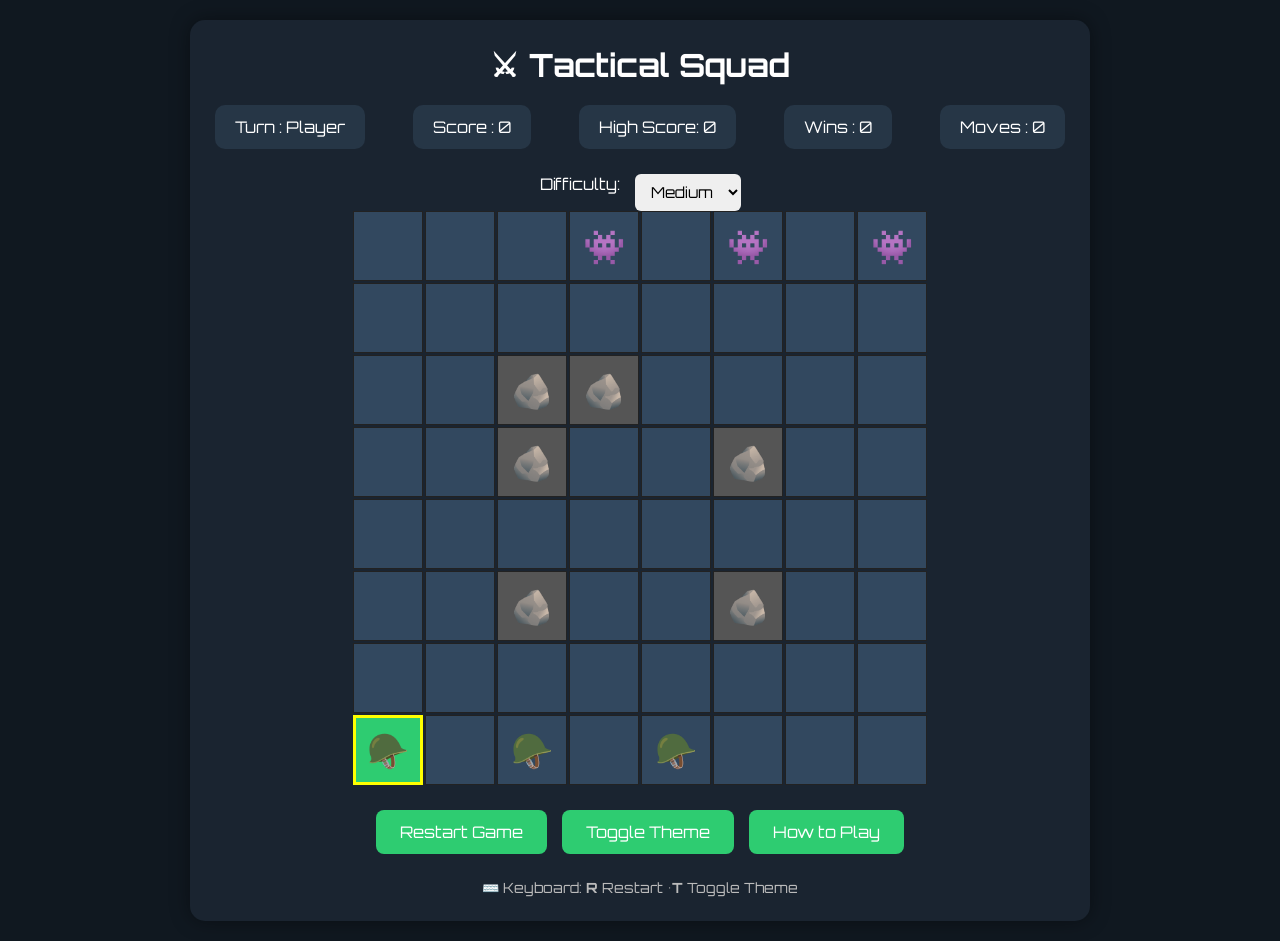
<file: Applications/Games/cubosapiens-games-tactical-squad/index.html>
<!DOCTYPE html>
<html lang="en">
<head>
    <meta charset="UTF-8">
    <meta name="viewport" content="width=device-width, initial-scale=1.0">
    <title>Tactical Squad | CuboSapiens</title>
    <meta name="description" content="A browser based tactical squad strategy game.">
    <meta name="keywords" content="tactical squad, strategy game, browser game">
    <meta name="author" content="CuboSapiens">
    <link rel="preconnect" href="https://fonts.googleapis.com">
    <link href="https://fonts.googleapis.com/css2?family=Orbitron:wght@500;700&display=swap" rel="stylesheet">
    <link rel="stylesheet" href="style.css">
</head>
<body>
<div class="container">
    <h1>⚔ Tactical Squad</h1>
    <div class="hud">
        <div class="card">
            Turn :
            <span id="turn">Player</span>
        </div>
        <div class="card">
            Score :
            <span id="score">0</span>
        </div>
        <div class="card">
            High Score:
            <span id="highScore">0</span>
        </div>
        <div class="card">
            Wins :
            <span id="wins">0</span>
        </div>
        <div class="card">
            Moves :
            <span id="moves">0</span>
        </div>
    </div>
    <div class="controls">
    <label for="difficulty">Difficulty:</label>
    <select id="difficulty">
        <option value="easy">Easy</option>
        <option value="medium" selected>Medium</option>
        <option value="hard">Hard</option>
    </select>
    </div>
    <div id="board" role="grid" aria-label="Tactical Squad Game Board"></div>
    <div class="controls">
        <button id="restartBtn" aria-label="Restart Game">Restart Game</button>
        <button id="themeBtn" aria-label="Toggle Theme">Toggle Theme</button>
        <button id="helpBtn" aria-label="Open Help">How to Play</button>
        <p class="shortcut-text">⌨️ Keyboard: <strong>R</strong> Restart •<strong>T</strong> Toggle Theme</p>
    </div>
</div>
<div id="popup" class="popup hidden" role="dialog" aria-modal="true">
    <div class="popup-content">
        <h2 id="popupTitle"></h2>
        <p id="popupMessage"></p>
        <button id="closePopup" aria-label="Play Again">Play Again</button>
    </div>
</div>
<div id="helpModal" class="popup hidden" role="dialog" aria-modal="true">
    <div class="popup-content">
        <h2>How to Play</h2>
        <ul class="instructions">
            <li>🪖 Click a player unit to select it.</li>
            <li>⬜ Click an adjacent empty cell to move.</li>
            <li>👾 Click an adjacent enemy to attack.</li>
            <li>🪨 Obstacles cannot be crossed.</li>
            <li>🏆 Defeat all enemies to win.</li>
            <li>⌨️ Press <b>R</b> to restart.</li>
            <li>🌗 Press <b>T</b> to toggle theme.</li>
            <li>⬅️➡️ Use Arrow Keys to select soldiers.</li>
            <li>♿ Keyboard shortcuts improve accessibility.</li>
        </ul>
        <button id="closeHelp" aria-label="Close Help">Close</button>
    </div>
</div>
<script src="script.js"></script>
</body>
</html>
</file>
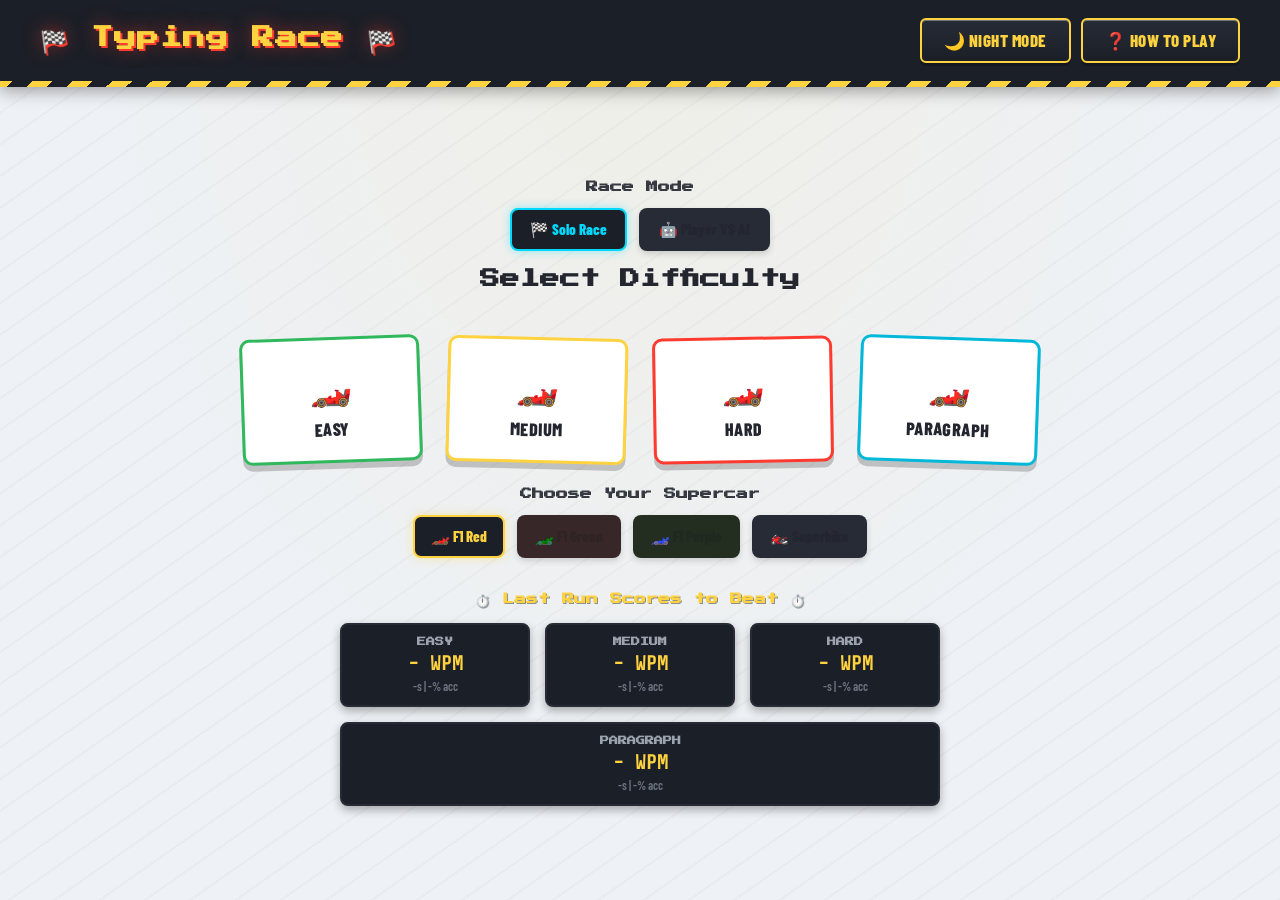
<file: Applications/Games/cubosapiens-games-typing-race/index.html>
<!DOCTYPE html>
<html lang="en">
<head>
  <meta charset="UTF-8">
  <meta name="viewport" content="width=device-width, initial-scale=1.0">
  <title>Typing Race Game</title>
  <link rel="stylesheet" href="style.css">
  <link href="https://fonts.googleapis.com/css2?family=Press+Start+2P&family=Roboto:wght@400;700&display=swap" rel="stylesheet">
</head>
<body class="day-mode">

  <!-- Header & Controls -->
  <header>
    <div class="logo">🏁 Typing Race 🏁</div>
    <div class="controls">
      <button id="btn-theme">🌙 Night Mode</button>
      <button id="btn-help">❓ How to Play</button>
    </div>
  </header>

  <!-- Setup Screen -->
  <div id="setup-screen" class="screen active">
    <div class="mode-selection">
      <h3>Race Mode</h3>
      <div class="mode-options">
        <button class="mode-opt active" data-mode="solo">🏁 Solo Race</button>
        <button class="mode-opt" data-mode="ai">🤖 Player VS AI</button>
      </div>
    </div>

    <h2>Select Difficulty</h2>
    <div class="difficulty-buttons">
      <button class="btn-diff" data-level="easy">Easy</button>
      <button class="btn-diff" data-level="medium">Medium</button>
      <button class="btn-diff" data-level="hard">Hard</button>
      <button class="btn-diff" data-level="paragraph">Paragraph</button>
    </div>

    <div class="car-selection">
      <h3>Choose Your Supercar</h3>
      <div class="car-options">
        <button class="car-opt active" data-car="🏎️">🏎️ F1 Red</button>
        <button class="car-opt" data-car="🏎️" style="filter: hue-rotate(120deg);">🏎️ F1 Green</button>
        <button class="car-opt" data-car="🏎️" style="filter: hue-rotate(240deg);">🏎️ F1 Purple</button>
        <button class="car-opt" data-car="🏍️">🏍️ Superbike</button>
      </div>
    </div>

    <div class="records-dashboard">
      <h3>⏱️ Last Run Scores to Beat ⏱️</h3>
      <div class="record-cards">
        <div class="record-card" data-diff="easy">
          <div class="card-title">EASY</div>
          <div class="card-value"><span class="wpm-val">-</span> WPM</div>
          <div class="card-sub"><span class="time-val">-</span>s | <span class="acc-val">-</span>% acc</div>
        </div>
        <div class="record-card" data-diff="medium">
          <div class="card-title">MEDIUM</div>
          <div class="card-value"><span class="wpm-val">-</span> WPM</div>
          <div class="card-sub"><span class="time-val">-</span>s | <span class="acc-val">-</span>% acc</div>
        </div>
        <div class="record-card" data-diff="hard">
          <div class="card-title">HARD</div>
          <div class="card-value"><span class="wpm-val">-</span> WPM</div>
          <div class="card-sub"><span class="time-val">-</span>s | <span class="acc-val">-</span>% acc</div>
        </div>
        <div class="record-card" data-diff="paragraph">
          <div class="card-title">PARAGRAPH</div>
          <div class="card-value"><span class="wpm-val">-</span> WPM</div>
          <div class="card-sub"><span class="time-val">-</span>s | <span class="acc-val">-</span>% acc</div>
        </div>
      </div>
    </div>
  </div>

  <!-- Game Screen -->
  <div id="game-screen" class="screen">
    <div class="hud">
      <div class="stat-box">WPM: <span id="wpm">0</span></div>
      <div class="stat-box">Accuracy: <span id="accuracy">100</span>%</div>
      <div class="stat-box">Time: <span id="time">0</span>s</div>
      <div class="stat-box">Target: <span id="target-wpm">-</span> WPM</div>
      <button id="btn-pause">Pause</button>
      <button id="btn-restart">Restart</button>
    </div>

    <div class="track-container">
      <div class="tracks-wrapper">
        <div class="track lane-player">
          <span class="lane-tag">YOU</span>
          <div id="car" class="car">🏎️</div>
        </div>
        <div class="track lane-ghost">
          <span class="lane-tag" id="ghost-tag">GHOST</span>
          <div id="ghost-car" class="car ghost-car">🏎️</div>
        </div>
        <div class="finish-line"></div>
      </div>
    </div>

    <div class="text-container">
      <input type="text" id="mobile-input" style="position: absolute; opacity: 0; pointer-events: none; width: 1px; height: 1px;" autocomplete="off" autocorrect="off" autocapitalize="off" spellcheck="false" />
      <div id="text-display">Loading text...</div>
    </div>

    <!-- Countdown Overlay -->
    <div id="countdown-overlay" class="countdown-overlay">
      <div class="countdown-lights">
        <div class="light" id="light-1"></div>
        <div class="light" id="light-2"></div>
        <div class="light" id="light-3"></div>
      </div>
      <div id="countdown-number" class="countdown-number">3</div>
    </div>
  </div>

  <!-- Results Screen -->
  <div id="results-screen" class="screen">
    <h2>Race Finished! 🏆</h2>
    <div id="beat-message" class="beat-message"></div>
    <div class="results-stats">
      <p>Final WPM: <span id="final-wpm">0</span></p>
      <p>Final Accuracy: <span id="final-accuracy">0</span>%</p>
      <p>Time: <span id="final-time">0</span>s</p>
    </div>
    <button id="btn-play-again">Play Again</button>
  </div>

  <!-- How to Play Modal -->
  <div id="help-modal" class="modal">
    <div class="modal-content">
      <span class="close-btn">&times;</span>
      <h2>How to Play</h2>
      <ul>
        <li>Select a difficulty to start the race.</li>
        <li>Type the text as fast and accurately as you can.</li>
        <li>Every correct keystroke accelerates your car.</li>
        <li>Every mistake slows your car down!</li>
        <li><strong>No Backspace Allowed:</strong> If you make a mistake, you must type the correct character to continue.</li>
        <li><strong>Solo Race:</strong> Race against your last run, or a preset pace car if it's your first time.</li>
        <li><strong>Player VS AI:</strong> Race against a preloaded AI opponent with realistic, human-like pacing.</li>
      </ul>
    </div>
  </div>

  <!-- Pause Overlay -->
  <div id="pause-overlay" class="modal">
    <div class="modal-content">
      <h2>Game Paused</h2>
      <button id="btn-resume">Resume</button>
    </div>
  </div>

  <script src="script.js"></script>
</body>
</html>
</file>
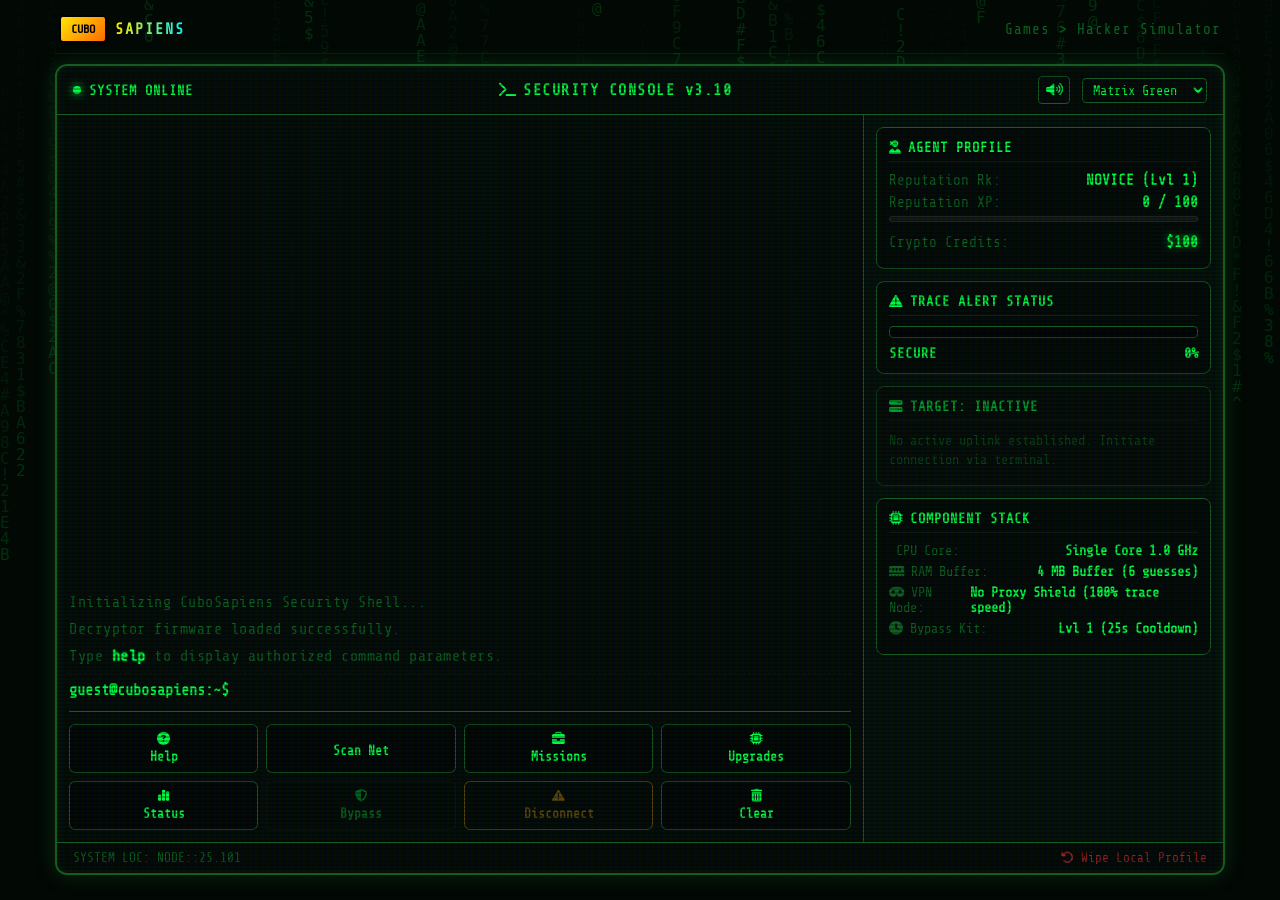
<file: Applications/Games/hacker-simulator/index.html>
<!DOCTYPE html>
<html lang="en">
<head>
  <meta charset="UTF-8"/>
  <meta name="viewport" content="width=device-width, initial-scale=1.0, maximum-scale=1.0, user-scalable=no"/>
  <meta name="apple-mobile-web-app-capable" content="yes"/>
  <meta name="apple-mobile-web-app-status-bar-style" content="black-translucent"/>
  <title>Hacker Simulator – Cyber Security Console Game | CuboSapiens</title>
  
  <!-- SEO Metadata -->
  <meta name="description" content="Immerse yourself in a retro hacker simulator game. Scan targets, crack encryptions, upgrade your hardware, and complete cyber security missions. Free online game."/>
  <meta name="keywords" content="hacker simulator, hacking game, online hacking simulator, terminal game, html5 game, cubosapiens"/>
  <meta name="author" content="CuboSapiens"/>
  <meta name="robots" content="index, follow"/>
  <link rel="canonical" href="https://cubosapiens.world/games/hacker-simulator"/>
  
  <!-- Open Graph / Facebook -->
  <meta property="og:type" content="website"/>
  <meta property="og:url" content="https://cubosapiens.world/games/hacker-simulator"/>
  <meta property="og:title" content="Hacker Simulator – Interactive CLI Console Game | CuboSapiens"/>
  <meta property="og:description" content="Immerse yourself in a retro hacker simulator game. Scan targets, crack encryptions, upgrade your hardware, and complete cyber security missions."/>
  <meta property="og:image" content="https://cubosapiens.world/games/hacker-simulator/og-image.png"/>
  <meta property="og:site_name" content="CuboSapiens"/>

  <!-- Twitter -->
  <meta name="twitter:card" content="summary_large_image"/>
  <meta name="twitter:title" content="Hacker Simulator – Interactive CLI Console Game | CuboSapiens"/>
  <meta name="twitter:description" content="Scan targets, crack database encryptions, upgrade proxy buffers, and complete secret hacker missions in your browser."/>
  <meta name="twitter:image" content="https://cubosapiens.world/games/hacker-simulator/og-image.png"/>

  <!-- Schema.org JSON-LD -->
  <script type="application/ld+json">
  {
    "@context": "https://schema.org",
    "@type": "Game",
    "name": "Hacker Simulator",
    "description": "Immersive terminal-based cybersecurity hacker simulation game.",
    "url": "https://cubosapiens.world/games/hacker-simulator",
    "publisher": {
      "@type": "Organization",
      "name": "CuboSapiens",
      "url": "https://cubosapiens.world"
    },
    "genre": "Strategy",
    "playMode": "SinglePlayer"
  }
  </script>

  <!-- External Stylesheets -->
  <link rel="stylesheet" href="https://cdnjs.cloudflare.com/ajax/libs/font-awesome/6.5.0/css/all.min.css"/>
  <link rel="preconnect" href="https://fonts.googleapis.com">
  <link rel="preconnect" href="https://fonts.gstatic.com" crossorigin>
  <link href="https://fonts.googleapis.com/css2?family=VT323&family=Share+Tech+Mono&display=swap" rel="stylesheet"/>
  
  <link rel="stylesheet" href="style.css"/>
</head>
<body class="matrix-green">

  <!-- Matrix Digital Rain Canvas Background -->
  <canvas id="matrix-canvas"></canvas>

  <div class="page-container">
    
    <!-- Header/Breadcrumbs -->
    <header class="page-header">
      <a class="logo-slot" href="https://cubosapiens.world" aria-label="Go to CuboSapiens Home">
        <div class="logo-pill">CUBO</div>
        <span class="site-lbl">SAPIENS</span>
      </a>
      <nav class="breadcrumb" aria-label="Breadcrumb navigation">
        <a href="https://cubosapiens.world/games">Games</a> &gt; Hacker Simulator
      </nav>
    </header>

    <!-- Main Game Console Shell -->
    <main id="shell" class="crt-glow">
      <!-- CRT Overlay Effects -->
      <div class="crt-lines"></div>
      
      <!-- Top Interface Control Bar -->
      <div class="hud-top-bar">
        <div class="status-indicator">
          <span class="pulse-dot green" id="sys-status-dot"></span>
          <span class="status-text" id="sys-status-text">SYSTEM ONLINE</span>
        </div>
        <div class="console-title">
          <i class="fa-solid fa-terminal"></i> SECURITY CONSOLE v3.10
        </div>
        <div class="control-buttons">
          <button id="btn-sound" class="hud-btn" aria-label="Toggle Sound Effects" title="Toggle Sound">
            <i class="fa-solid fa-volume-high" id="sound-icon"></i>
          </button>
          <div class="theme-select-container">
            <label for="theme-selector" class="sr-only">Choose Color Theme</label>
            <select id="theme-selector" class="theme-select" aria-label="Select Console Theme">
              <option value="matrix-green">Matrix Green</option>
              <option value="amber-warmth">Amber CRT</option>
              <option value="cyberpunk-neon">Cyberpunk</option>
              <option value="blizzard-blue">Blizzard Blue</option>
              <option value="stealth-gray">Stealth Gray</option>
              <option value="light-matrix">Light Mode</option>
            </select>
          </div>
        </div>
      </div>

      <!-- Main Layout Body -->
      <div class="console-body">
        
        <!-- Left Column: Terminal CLI -->
        <section class="cli-pane" aria-label="Console Interface">
          <div class="terminal-container" id="terminal-container">
            <div id="terminal-output" class="terminal-output" role="log" aria-live="polite">
              <div class="terminal-line system-msg">Initializing CuboSapiens Security Shell...</div>
              <div class="terminal-line system-msg">Decryptor firmware loaded successfully.</div>
              <div class="terminal-line system-msg">Type <span class="cmd-highlight">help</span> to display authorized command parameters.</div>
            </div>
            
            <form id="terminal-input-form" class="terminal-input-line">
              <span class="terminal-prompt" id="prompt-label">guest@cubosapiens:~$</span>
              <input type="text" id="terminal-input" autocomplete="off" spellcheck="false" 
                     aria-labelledby="prompt-label" autofocus/>
            </form>
          </div>
          
          <!-- Virtual Keypad (Mobile shortcuts) -->
          <div class="virtual-keypad" aria-label="Quick Command Actions">
            <button type="button" class="keypad-btn" data-cmd="help"><i class="fa-solid fa-circle-question"></i> Help</button>
            <button type="button" class="keypad-btn" data-cmd="scan"><i class="fa-solid fa-radar"></i> Scan Net</button>
            <button type="button" class="keypad-btn" data-cmd="missions"><i class="fa-solid fa-briefcase"></i> Missions</button>
            <button type="button" class="keypad-btn" data-cmd="upgrades"><i class="fa-solid fa-microchip"></i> Upgrades</button>
            <button type="button" class="keypad-btn" data-cmd="stats"><i class="fa-solid fa-chart-simple"></i> Status</button>
            <button type="button" class="keypad-btn" id="keypad-bypass-btn" data-cmd="bypass" disabled><i class="fa-solid fa-shield-halved"></i> Bypass</button>
            <button type="button" class="keypad-btn warning" id="keypad-abort-btn" data-cmd="disconnect" disabled><i class="fa-solid fa-triangle-exclamation"></i> Disconnect</button>
            <button type="button" class="keypad-btn" data-cmd="clear"><i class="fa-solid fa-trash-can"></i> Clear</button>
          </div>
        </section>

        <!-- Right Column: Sidebar Stats Dashboard -->
        <aside class="dashboard-pane" aria-label="System Metrics & Hardware Status">
          
          <!-- Status Summary Panel -->
          <div class="panel stats-panel">
            <h2 class="panel-title"><i class="fa-solid fa-user-ninja"></i> AGENT PROFILE</h2>
            <div class="stat-row">
              <span class="stat-lbl">Reputation Rk:</span>
              <span class="stat-val" id="profile-rank">NOVICE (Lvl 1)</span>
            </div>
            <div class="stat-row">
              <span class="stat-lbl">Reputation XP:</span>
              <span class="stat-val" id="profile-xp">0 / 100</span>
            </div>
            <div class="xp-bar-container">
              <div class="xp-bar-fill" id="xp-bar-fill" style="width: 0%"></div>
            </div>
            <div class="stat-row">
              <span class="stat-lbl">Crypto Credits:</span>
              <span class="stat-val credit-glow" id="profile-credits">$100</span>
            </div>
          </div>

          <!-- Alert / Trace Warning Panel -->
          <div class="panel alert-panel" id="alert-panel">
            <h2 class="panel-title"><i class="fa-solid fa-triangle-exclamation"></i> TRACE ALERT STATUS</h2>
            <div class="alert-meter-container">
              <div class="alert-bar" id="trace-alert-fill" style="width: 0%;"></div>
            </div>
            <div class="alert-metrics">
              <span class="alert-status-text" id="trace-alert-text">SECURE</span>
              <span class="alert-percentage" id="trace-alert-percent">0%</span>
            </div>
          </div>

          <!-- Active Hacking Target HUD -->
          <div class="panel active-target-panel locked" id="active-target-panel">
            <h2 class="panel-title" id="target-title"><i class="fa-solid fa-server"></i> TARGET: INACTIVE</h2>
            <div class="panel-content" id="target-content-pane">
              <div class="empty-target-msg">No active uplink established. Initiate connection via terminal.</div>
            </div>
          </div>

          <!-- Hardware upgrades inventory -->
          <div class="panel inventory-panel">
            <h2 class="panel-title"><i class="fa-solid fa-microchip"></i> COMPONENT STACK</h2>
            <div class="inventory-item">
              <span class="inv-name"><i class="fa-solid fa-cpu"></i> CPU Core:</span>
              <span class="inv-val" id="inv-cpu">Single Core 1.0 GHz</span>
            </div>
            <div class="inventory-item">
              <span class="inv-name"><i class="fa-solid fa-memory"></i> RAM Buffer:</span>
              <span class="inv-val" id="inv-ram">4 MB (6 guesses)</span>
            </div>
            <div class="inventory-item">
              <span class="inv-name"><i class="fa-solid fa-mask"></i> VPN Node:</span>
              <span class="inv-val" id="inv-vpn">None (1.0x trace speed)</span>
            </div>
            <div class="inventory-item">
              <span class="inv-name"><i class="fa-solid fa-clock"></i> Bypass Kit:</span>
              <span class="inv-val" id="inv-bypass">Lv 1 (25s Cooldown)</span>
            </div>
          </div>

        </aside>

      </div>

      <!-- Bottom Panel / Footer Action bar -->
      <footer class="hud-bottom-bar">
        <div class="node-id">SYSTEM LOC: <span id="local-ip">127.0.0.1</span></div>
        <div class="footer-actions">
          <button id="btn-reset-game" class="danger-link-btn" aria-label="Reset game profile and start over">
            <i class="fa-solid fa-rotate-left"></i> Wipe Local Profile
          </button>
        </div>
      </footer>
    </main>
  </div>

  <!-- Interactive Hacking Decryption Overlay Modal -->
  <div class="modal-overlay" id="hack-modal" aria-hidden="true" role="dialog">
    <div class="modal-content crt-glow">
      <div class="modal-header">
        <div class="modal-title"><i class="fa-solid fa-unlock-keyhole"></i> SECURE DECRYPTION INTERFACE</div>
        <button class="modal-close-btn" id="modal-abort-btn" aria-label="Abort Hack Connection">✕ ABORT</button>
      </div>
      
      <div class="modal-body">
        <div class="hack-hud-info">
          <div class="hud-item">
            <span class="hud-lbl">NODE HOSTNAME:</span>
            <span class="hud-val text-warning" id="hud-target-name">Bank Mainframe</span>
          </div>
          <div class="hud-item">
            <span class="hud-lbl">SECURE FIREWALLS:</span>
            <span class="hud-val text-danger" id="hud-target-level">High</span>
          </div>
          <div class="hud-item">
            <span class="hud-lbl">TRACE SPEED:</span>
            <span class="hud-val text-danger" id="hud-target-trace-speed">Normal</span>
          </div>
        </div>

        <div class="hack-minigame-layout">
          <!-- Game board puzzle -->
          <div class="puzzle-area">
            <div class="puzzle-instructions">
              <strong>BREACH OBJECTIVE:</strong> Crack the encryption passcode sequence. Guesses must contain exactly <span id="puzzle-length-val">4</span> unique hex values (characters <code class="code-ref">0-9</code> or <code class="code-ref">A-F</code>).
            </div>
            
            <div class="attempts-log-container">
              <table class="attempts-table">
                <thead>
                  <tr>
                    <th scope="col">#</th>
                    <th scope="col">GUESS</th>
                    <th scope="col">ACCURATE VALUES</th>
                    <th scope="col">ACCURATE POSITIONS</th>
                  </tr>
                </thead>
                <tbody id="attempts-log-tbody">
                  <!-- JS will dynamically insert attempt rows here -->
                </tbody>
              </table>
            </div>

            <!-- Puzzle input controls -->
            <form id="puzzle-guess-form" class="puzzle-input-area">
              <label for="puzzle-input" class="sr-only">Enter Passcode Guess</label>
              <input type="text" id="puzzle-input" class="puzzle-text-input" placeholder="XXXX" maxlength="4" autocomplete="off" spellcheck="false"/>
              <button type="submit" class="puzzle-submit-btn">SUBMIT CIPHER</button>
            </form>
          </div>

          <!-- Hacking Panel Sidebar -->
          <div class="puzzle-sidebar">
            <!-- Ticking trace clock -->
            <div class="trace-clock-widget">
              <div class="trace-dial-glow">
                <span class="trace-dial-val" id="trace-clock-percent">0%</span>
                <span class="trace-dial-lbl">TRACE SPEED DETECTED</span>
              </div>
              <div class="trace-clock-bar-outer">
                <div class="trace-clock-bar-inner" id="trace-clock-bar" style="height: 0%"></div>
              </div>
            </div>

            <!-- Action buttons -->
            <div class="puzzle-actions">
              <button type="button" class="bypass-action-btn" id="puzzle-bypass-btn">
                <span class="btn-main-txt"><i class="fa-solid fa-shield-halved"></i> FIREWALL BYPASS</span>
                <span class="btn-sub-txt" id="bypass-cd-text">Ready (Click or press space)</span>
              </button>
              <div class="attempts-left-counter">
                BUFFER SLOTS: <span id="attempts-left-val">6 / 6</span>
              </div>
            </div>
          </div>
        </div>
      </div>
    </div>
  </div>

  <script src="script.js"></script>
</body>
</html>
</file>
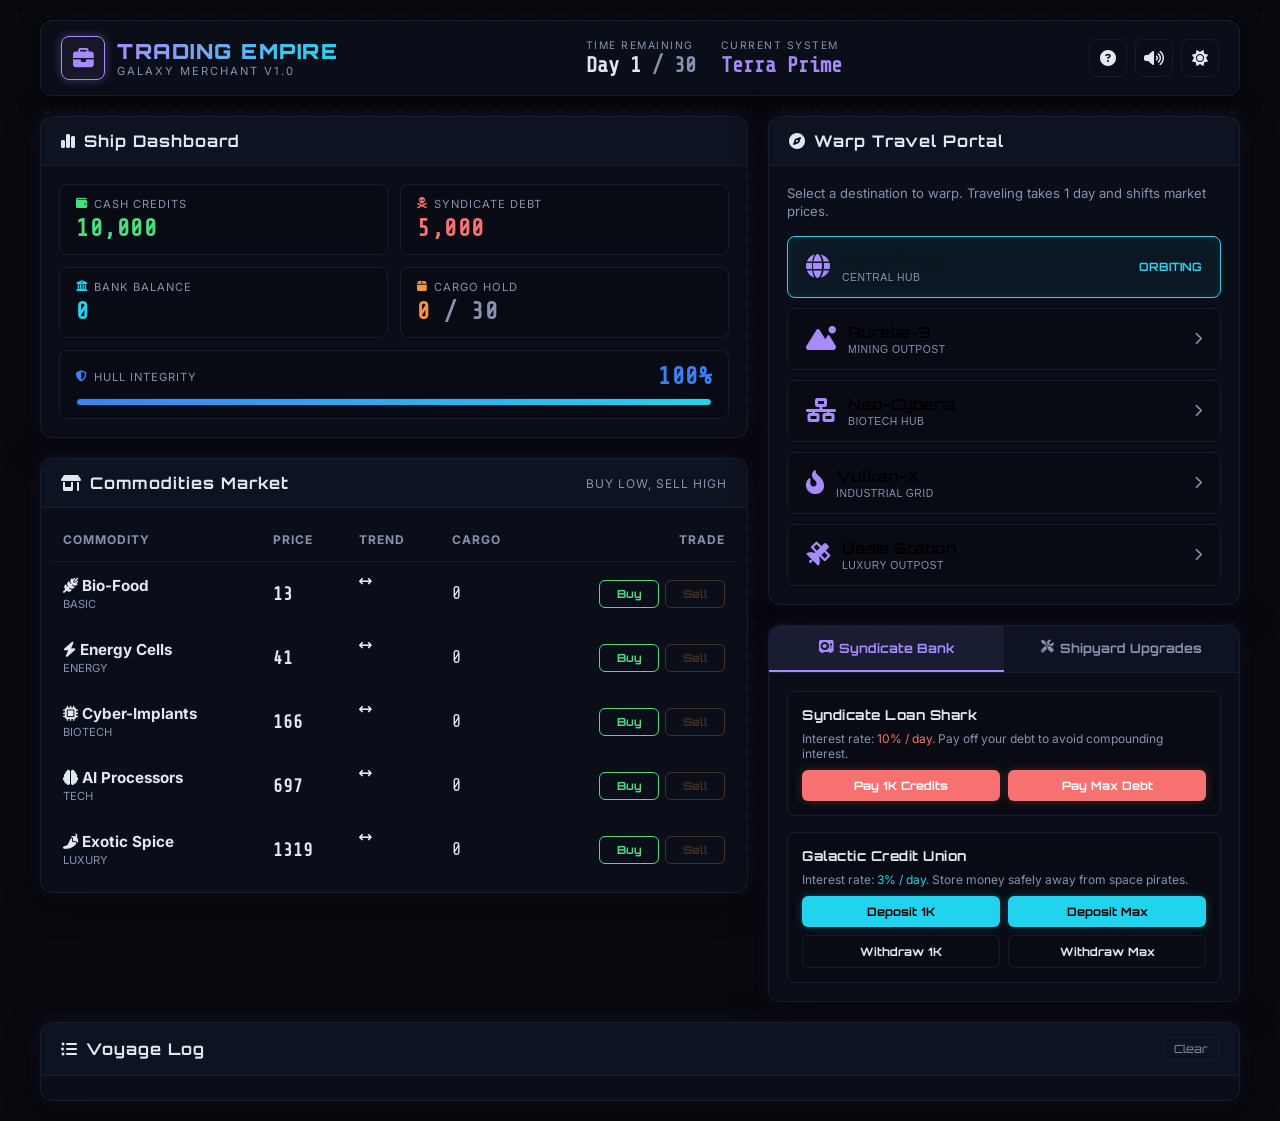
<file: Applications/Games/trading-empire/index.html>
<!DOCTYPE html>
<html lang="en">
<head>
  <meta charset="UTF-8">
  <meta name="viewport" content="width=device-width, initial-scale=1.0">
  <title>Trading Empire – Space Merchant Simulation | CuboSapiens</title>
  <meta name="description" content="Build your financial empire in the stars. Trade cosmic goods, manage banking & debt, upgrade your cargo ship, and survive pirate threats in this retro-cyberpunk simulation.">
  <meta name="keywords" content="trading game, space tycoon, browser game, cyberpunk, merchant simulation, free online game, cubosapiens">
  <meta name="author" content="CuboSapiens">
  
  <!-- Canonical & OG Tags -->
  <link rel="canonical" href="https://cubosapiens.world/games/trading-empire">
  <meta property="og:type" content="website">
  <meta property="og:url" content="https://cubosapiens.world/games/trading-empire">
  <meta property="og:title" content="Trading Empire – Free Browser Strategy Game | CuboSapiens">
  <meta property="og:description" content="Trade commodities across the galaxy, dodge space pirates, and grow your fortune in this cyberpunk merchant game. No downloads needed.">
  <meta property="og:site_name" content="CuboSapiens">
  <meta name="twitter:card" content="summary_large_image">
  
  <!-- Fonts & Icons -->
  <link rel="stylesheet" href="https://cdnjs.cloudflare.com/ajax/libs/font-awesome/6.5.0/css/all.min.css">
  <link href="https://fonts.googleapis.com/css2?family=Orbitron:wght@400;700;900&family=Share+Tech+Mono&family=Inter:wght@300;400;600;700&display=swap" rel="stylesheet">
  
  <!-- Game Styling -->
  <link rel="stylesheet" href="style.css">
</head>
<body class="dark-theme">

  <div class="stars-bg"></div>

  <div class="game-wrapper">
    <!-- ── HEADER ── -->
    <header class="game-header">
      <div class="logo-area">
        <div class="logo-icon"><i class="fa-solid fa-briefcase"></i></div>
        <div class="logo-text">
          <h1>Trading Empire</h1>
          <span class="logo-sub">Galaxy Merchant v1.0</span>
        </div>
      </div>
      
      <div class="status-indicator">
        <div class="indicator-item" id="day-counter">
          <span class="label">Time Remaining</span>
          <span class="value">Day 1 <span class="muted">/ 30</span></span>
        </div>
        <div class="indicator-item" id="location-counter">
          <span class="label">Current System</span>
          <span class="value text-accent">Terra Prime</span>
        </div>
      </div>

      <div class="header-controls">
        <button id="btn-help" class="control-btn" aria-label="How to play" title="Instructions"><i class="fa-solid fa-circle-question"></i></button>
        <button id="btn-sound" class="control-btn" aria-label="Toggle Sound" title="Toggle Sound"><i class="fa-solid fa-volume-high"></i></button>
        <button id="btn-theme" class="control-btn" aria-label="Toggle Theme" title="Toggle Theme"><i class="fa-solid fa-sun"></i></button>
      </div>
    </header>

    <!-- ── MAIN PANEL ── -->
    <main class="game-grid">
      
      <!-- LEFT SECTION: Stats & Market -->
      <section class="main-left">
        <!-- ── STATS DASHBOARD ── -->
        <div class="card stats-card">
          <div class="card-header">
            <h3><i class="fa-solid fa-chart-simple"></i> Ship Dashboard</h3>
          </div>
          <div class="stats-grid">
            <div class="stat-box" id="stat-cash">
              <span class="stat-lbl"><i class="fa-solid fa-wallet text-green"></i> Cash Credits</span>
              <span class="stat-val text-green">10,000</span>
            </div>
            <div class="stat-box" id="stat-debt">
              <span class="stat-lbl"><i class="fa-solid fa-skull-crossbones text-red"></i> Syndicate Debt</span>
              <span class="stat-val text-red">5,000</span>
            </div>
            <div class="stat-box" id="stat-bank">
              <span class="stat-lbl"><i class="fa-solid fa-building-columns text-cyan"></i> Bank Balance</span>
              <span class="stat-val text-cyan">0</span>
            </div>
            <div class="stat-box" id="stat-cargo">
              <span class="stat-lbl"><i class="fa-solid fa-box text-orange"></i> Cargo Hold</span>
              <span class="stat-val text-orange">0 <span class="muted">/ 30</span></span>
            </div>
            <div class="stat-box full-width" id="stat-hull">
              <div class="hull-text">
                <span class="stat-lbl"><i class="fa-solid fa-shield-halved text-blue"></i> Hull Integrity</span>
                <span class="stat-val text-blue">100%</span>
              </div>
              <div class="progress-bar-wrap">
                <div class="progress-bar-fill" style="width: 100%"></div>
              </div>
            </div>
          </div>
        </div>

        <!-- ── COMMODITIES MARKET ── -->
        <div class="card market-card">
          <div class="card-header">
            <h3><i class="fa-solid fa-shop"></i> Commodities Market</h3>
            <span class="header-note">Buy low, sell high</span>
          </div>
          <div class="table-container">
            <table id="market-table">
              <thead>
                <tr>
                  <th>Commodity</th>
                  <th>Price</th>
                  <th>Trend</th>
                  <th>Cargo</th>
                  <th class="actions-header">Trade</th>
                </tr>
              </thead>
              <tbody id="market-body">
                <!-- Javascript will populate this -->
              </tbody>
            </table>
          </div>
        </div>
      </section>

      <!-- RIGHT SECTION: Upgrades, Bank, Travel -->
      <section class="main-right">
        
        <!-- ── TRAVEL PORTAL / MAP ── -->
        <div class="card travel-card">
          <div class="card-header">
            <h3><i class="fa-solid fa-compass"></i> Warp Travel Portal</h3>
          </div>
          <div class="travel-interface">
            <p class="travel-desc">Select a destination to warp. Traveling takes 1 day and shifts market prices.</p>
            <div class="planets-list" id="planets-container">
              <!-- JS generated planet buttons -->
            </div>
          </div>
        </div>

        <!-- ── SYNDICATE BANK & SHIPYARD ── -->
        <div class="tabs-card card">
          <div class="tabs-header">
            <button class="tab-link active" data-tab="tab-bank"><i class="fa-solid fa-vault"></i> Syndicate Bank</button>
            <button class="tab-link" data-tab="tab-shipyard"><i class="fa-solid fa-screwdriver-wrench"></i> Shipyard Upgrades</button>
          </div>
          
          <div class="tab-contents">
            <!-- BANK TAB -->
            <div class="tab-content active" id="tab-bank">
              <div class="bank-section">
                <div class="bank-block debt-block">
                  <h4>Syndicate Loan Shark</h4>
                  <p class="sub-text">Interest rate: <span class="text-red">10% / day</span>. Pay off your debt to avoid compounding interest.</p>
                  <div class="bank-controls">
                    <button class="action-btn red-btn" id="btn-pay-debt-1000">Pay 1K Credits</button>
                    <button class="action-btn red-btn" id="btn-pay-debt-all">Pay Max Debt</button>
                  </div>
                </div>
                
                <div class="bank-block deposit-block">
                  <h4>Galactic Credit Union</h4>
                  <p class="sub-text">Interest rate: <span class="text-cyan">3% / day</span>. Store money safely away from space pirates.</p>
                  <div class="bank-controls">
                    <button class="action-btn cyan-btn" id="btn-deposit-1000">Deposit 1K</button>
                    <button class="action-btn cyan-btn" id="btn-deposit-all">Deposit Max</button>
                  </div>
                  <div class="bank-controls deposit-withdraw">
                    <button class="action-btn outline-btn" id="btn-withdraw-1000">Withdraw 1K</button>
                    <button class="action-btn outline-btn" id="btn-withdraw-all">Withdraw Max</button>
                  </div>
                </div>
              </div>
            </div>

            <!-- SHIPYARD TAB -->
            <div class="tab-content" id="tab-shipyard">
              <div class="shipyard-grid">
                <div class="upgrade-item" id="upg-cargo">
                  <div class="upg-details">
                    <h5>Cargo Hold Expansion</h5>
                    <p class="upg-desc">Increases total cargo slots by 10.</p>
                    <span class="upg-level">Lv 1 (30 Slots)</span>
                  </div>
                  <button class="upgrade-btn" id="btn-upg-cargo">Upgrade<br><span class="price-tag">2,000 Credits</span></button>
                </div>
                
                <div class="upgrade-item" id="upg-shields">
                  <div class="upg-details">
                    <h5>Deflector Shields</h5>
                    <p class="upg-desc">Reduces damage from solar flares & pirates by 25%.</p>
                    <span class="upg-level">Lv 0 (No Shields)</span>
                  </div>
                  <button class="upgrade-btn" id="btn-upg-shields">Upgrade<br><span class="price-tag">3,500 Credits</span></button>
                </div>

                <div class="upgrade-item" id="upg-warp">
                  <div class="upg-details">
                    <h5>Hyperdrive Warp Engine</h5>
                    <p class="upg-desc">Reduces travel hazard/pirate encounter rates by 20%.</p>
                    <span class="upg-level">Lv 0 (Standard Warp)</span>
                  </div>
                  <button class="upgrade-btn" id="btn-upg-warp">Upgrade<br><span class="price-tag">4,000 Credits</span></button>
                </div>

                <div class="upgrade-item" id="upg-repair">
                  <div class="upg-details">
                    <h5>Hull Nanobot Repairs</h5>
                    <p class="upg-desc">Fixes all hull damage back to 100%.</p>
                  </div>
                  <button class="upgrade-btn green-btn" id="btn-upg-repair">Repair Hull<br><span class="price-tag">500 Credits</span></button>
                </div>
              </div>
            </div>
          </div>
        </div>
      </section>
    </main>

    <!-- ── LOGS PANEL ── -->
    <footer class="logs-panel card">
      <div class="card-header">
        <h3><i class="fa-solid fa-list-ul"></i> Voyage Log</h3>
        <button id="btn-clear-logs" class="clear-logs-btn" title="Clear logs">Clear</button>
      </div>
      <div class="logs-container" id="logs-list">
        <!-- Log entries will appear here -->
      </div>
    </footer>
  </div>

  <!-- ── MODAL: INSTRUCTIONS ── -->
  <div class="modal-overlay" id="help-modal">
    <div class="modal-card">
      <button class="close-modal" id="btn-close-help" aria-label="Close modal">&times;</button>
      <h2><i class="fa-solid fa-circle-info text-accent"></i> Captain's Operations Manual</h2>
      <div class="modal-body scrollable">
        <p>Welcome, Commander. You have been granted a basic starship and a 10,000 credit loan. Your objective is simple: <strong>trade, build, and pay off your debt to become a Trading Tycoon.</strong></p>
        
        <h3>1. The Trading Loop</h3>
        <ul>
          <li>Buy commodities cheap where supply is high, warp to other systems, and sell them high.</li>
          <li>Commodity values fluctuate based on location demands and unexpected market shocks.</li>
        </ul>

        <h3>2. Debt and Banking</h3>
        <ul>
          <li>You owe <strong>5,000 Credits</strong> to the Syndicate. They charge a steep <strong>10% interest rate per day</strong>. Pay this off quickly!</li>
          <li>Store extra credits in the Galactic Credit Union to earn <strong>3% interest per day</strong>. Banks also protect your money from pirates.</li>
        </ul>

        <h3>3. Ship Upgrades</h3>
        <ul>
          <li><strong>Cargo expansion:</strong> Carry more units of commodities to scale your gains.</li>
          <li><strong>Deflector Shields:</strong> Safeguards your ship's hull from cosmic hazards and pirate damage.</li>
          <li><strong>Hyperdrive engines:</strong> Lowers the chance of intercepting pirate fleets.</li>
          <li>Keep your hull repaired. If your ship's hull integrity hits <strong>0%</strong>, it is game over.</li>
        </ul>

        <h3>4. Warp and Events</h3>
        <ul>
          <li>Traveling between planets takes exactly 1 day.</li>
          <li>During warp, you may encounter solar flares, space debris, or <strong>Space Pirates</strong>!</li>
          <li>If pirates intercept you, you can try to Flee, Pay Bribe, or Fight. Fight success rates depend on your deflector shields.</li>
        </ul>
      </div>
      <div class="modal-actions">
        <button class="modal-btn" id="btn-start-playing">Acknowledge</button>
      </div>
    </div>
  </div>

  <!-- ── MODAL: RANDOM EVENT ── -->
  <div class="modal-overlay" id="event-modal">
    <div class="modal-card event-card">
      <h2 id="event-title">Incoming Transmission</h2>
      <div class="event-image-box" id="event-img">
        <i class="fa-solid fa-triangle-exclamation" id="event-icon-graphic"></i>
      </div>
      <p id="event-description">Event description text goes here.</p>
      
      <!-- Event action container -->
      <div class="event-actions" id="event-buttons">
        <!-- JS generated buttons depending on event type -->
      </div>
    </div>
  </div>

  <!-- ── MODAL: GAME OVER / SUCCESS ── -->
  <div class="modal-overlay" id="end-modal">
    <div class="modal-card end-card">
      <h2 id="end-title">Mission Complete</h2>
      
      <div class="rank-badge" id="end-rank">
        <span class="label">COMMERCIAL RANK</span>
        <span class="value text-accent" id="rank-name">Space Cadet</span>
      </div>

      <div class="end-stats">
        <div class="end-stat-row">
          <span>Final Cash Credits:</span>
          <span class="text-green" id="end-val-cash">10,000</span>
        </div>
        <div class="end-stat-row">
          <span>Bank Savings:</span>
          <span class="text-cyan" id="end-val-bank">0</span>
        </div>
        <div class="end-stat-row">
          <span>Remaining Debt:</span>
          <span class="text-red" id="end-val-debt">0</span>
        </div>
        <div class="divider"></div>
        <div class="end-stat-row total-row">
          <span>Final Net Worth:</span>
          <span class="text-accent" id="end-val-networth">10,000</span>
        </div>
      </div>

      <div class="lifetime-stats card">
        <h4>All-Time Record</h4>
        <div class="stat-row">
          <span>Highest Net Worth:</span>
          <strong id="high-score-val" class="text-green">10,000</strong>
        </div>
        <div class="stat-row">
          <span>Total Runs Completed:</span>
          <strong id="total-games-val">1</strong>
        </div>
      </div>

      <div class="modal-actions">
        <button class="modal-btn" id="btn-restart-game"><i class="fa-solid fa-rotate-right"></i> Launch New Campaign</button>
      </div>
    </div>
  </div>

  <!-- Sound Toast -->
  <div id="sound-toast" class="sound-toast">
    Sound system initialized.
  </div>

  <!-- Main Game Logic -->
  <script src="script.js"></script>
</body>
</html>
</file>
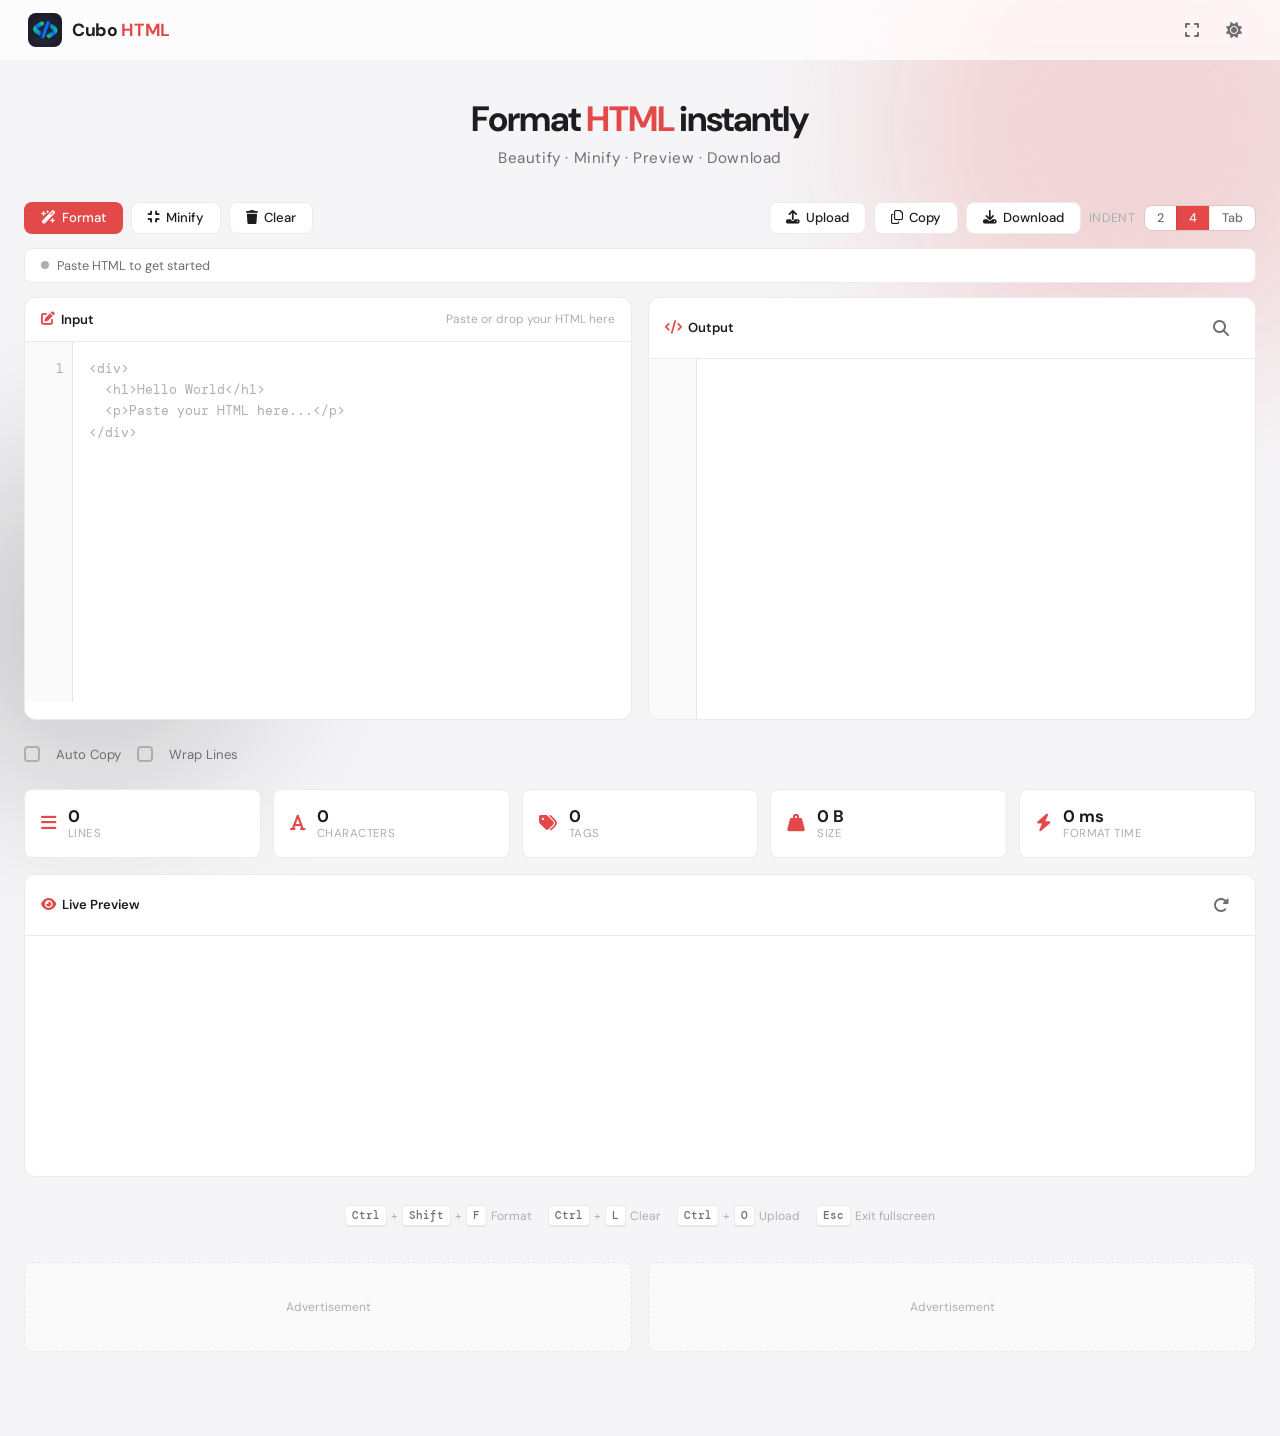
<file: Applications/Tools/cubosapiens_html_formatter/index.html>
<!DOCTYPE html>
<html lang="en" data-theme="light">

<head>
  <meta charset="UTF-8" />
  <meta name="viewport" content="width=device-width, initial-scale=1.0" />
  <title>Cubo HTML Formatter — CuboSapiens</title>
  <meta name="description"
    content="Format, beautify, minify and preview HTML instantly. Free browser-based HTML formatter by CuboSapiens." />
  <meta name="keywords"
    content="HTML formatter, HTML beautifier, HTML minifier, code formatter, developer tools, CuboSapiens" />
  <meta name="author" content="CuboSapiens" />

  <!-- Open Graph -->
  <meta property="og:title" content="Cubo HTML Formatter — CuboSapiens" />
  <meta property="og:description"
    content="Format, beautify, minify and preview HTML instantly. Free browser-based developer tool." />
  <meta property="og:type" content="website" />
  <meta property="og:url" content="https://htmlformat.cubosapiens.world" />

  <!-- Favicon -->
  <link rel="icon" type="image/png" href="assets/logo.png" />

  <!-- Fonts -->
  <link rel="preconnect" href="https://fonts.googleapis.com" />
  <link rel="preconnect" href="https://fonts.gstatic.com" crossorigin />
  <link
    href="https://fonts.googleapis.com/css2?family=DM+Sans:ital,opsz,wght@0,9..40,300;0,9..40,400;0,9..40,500;0,9..40,600;0,9..40,700&family=DM+Mono:wght@400;500&display=swap"
    rel="stylesheet" />

  <!-- Font Awesome -->
  <link rel="stylesheet" href="https://cdnjs.cloudflare.com/ajax/libs/font-awesome/6.5.1/css/all.min.css" />

  <link rel="stylesheet" href="style.css" />
</head>

<body>

  <!-- Background orbs -->
  <div class="bg-orbs" aria-hidden="true">
    <div class="orb orb-1"></div>
    <div class="orb orb-2"></div>
  </div>

  <!-- Drag overlay -->
  <div class="drag-overlay" id="dragOverlay" aria-hidden="true">
    <div class="drag-overlay-content">
      <i class="fa-solid fa-cloud-arrow-up"></i>
      <span>Drop HTML file here</span>
    </div>
  </div>

  <!-- Header -->
  <header>
    <div class="logo-wrap">
      <div class="logo-icon">
        <img src="assets/logo.png" alt="Cubo HTML Formatter Logo" class="logo-img" />
      </div>
      <span class="logo-name">Cubo <span>HTML</span></span>
    </div>
    <div class="header-actions">
      <button class="icon-btn" id="btnFullscreen" aria-label="Toggle fullscreen" title="Toggle fullscreen">
        <i class="fa-solid fa-expand"></i>
      </button>
      <button class="icon-btn theme-toggle" id="themeToggle" aria-label="Toggle theme">
        <span class="toggle-icons">
          <i class="fa-solid fa-sun"></i>
          <i class="fa-solid fa-moon"></i>
        </span>
      </button>
    </div>
  </header>

  <main>

    <!-- Hero -->
    <div class="hero">
      <h1>Format <em>HTML</em> instantly</h1>
      <p>Beautify · Minify · Preview · Download</p>
    </div>

    <!-- Action toolbar -->
    <div class="toolbar">
      <div class="toolbar-left">
        <button class="btn-action primary" id="btnFormat" title="Ctrl+Shift+F">
          <i class="fa-solid fa-wand-magic-sparkles"></i> Format
        </button>
        <button class="btn-action" id="btnMinify">
          <i class="fa-solid fa-compress"></i> Minify
        </button>
        <button class="btn-action" id="btnClear" title="Ctrl+L">
          <i class="fa-solid fa-trash"></i> Clear
        </button>
      </div>
      <div class="toolbar-right">
        <button class="btn-action" id="btnUpload" title="Ctrl+O">
          <i class="fa-solid fa-upload"></i> Upload
        </button>
        <button class="btn-action" id="btnCopy">
          <i class="fa-regular fa-copy"></i> Copy
        </button>
        <button class="btn-action" id="btnDownload">
          <i class="fa-solid fa-download"></i> Download
        </button>
        <!-- Indent selector -->
        <div class="indent-wrap">
          <span class="control-label">Indent</span>
          <div class="seg-control">
            <button class="seg-btn" data-indent="2">2</button>
            <button class="seg-btn active" data-indent="4">4</button>
            <button class="seg-btn" data-indent="tab">Tab</button>
          </div>
        </div>
      </div>
    </div>

    <!-- Status bar -->
    <div class="status-bar" id="statusBar">
      <span class="status-dot" id="statusDot"></span>
      <span id="statusText">Paste HTML to get started</span>
      <span class="status-meta" id="statusMeta"></span>
    </div>

    <!-- Main editor grid -->
    <div class="editor-grid" id="editorGrid">

      <!-- Input panel -->
      <div class="panel card" id="inputPanel">
        <div class="panel-header">
          <span class="card-label"><i class="fa-solid fa-pen-to-square"></i> Input</span>
          <span class="panel-hint">Paste or drop your HTML here</span>
        </div>
        <div class="editor-wrap" id="inputWrap">
          <div class="line-numbers" id="inputLineNums" aria-hidden="true"></div>
          <textarea id="htmlInput" class="editor-textarea" placeholder="<div>
  <h1>Hello World</h1>
  <p>Paste your HTML here...</p>
</div>" spellcheck="false" autocomplete="off" autocorrect="off" aria-label="HTML Input"></textarea>
        </div>
      </div>

      <!-- Output panel -->
      <div class="panel card" id="outputPanel">
        <div class="panel-header">
          <span class="card-label"><i class="fa-solid fa-code"></i> Output</span>
          <!-- Search -->
          <div class="search-wrap" id="searchWrap">
            <button class="icon-btn search-toggle" id="btnSearchToggle" aria-label="Toggle search"
              title="Search output">
              <i class="fa-solid fa-magnifying-glass"></i>
            </button>
            <div class="search-input-wrap" id="searchInputWrap">
              <input type="text" id="searchInput" class="search-input" placeholder="Search..."
                aria-label="Search within output" />
              <span class="search-count" id="searchCount"></span>
              <button class="icon-btn" id="btnSearchPrev" aria-label="Previous match" title="Previous match">
                <i class="fa-solid fa-chevron-up"></i>
              </button>
              <button class="icon-btn" id="btnSearchNext" aria-label="Next match" title="Next match">
                <i class="fa-solid fa-chevron-down"></i>
              </button>
              <button class="icon-btn" id="btnSearchClose" aria-label="Close search">
                <i class="fa-solid fa-xmark"></i>
              </button>
            </div>
          </div>
        </div>
        <div class="editor-wrap" id="outputWrap">
          <div class="line-numbers" id="outputLineNums" aria-hidden="true"></div>
          <pre id="htmlOutput" class="editor-pre" tabindex="0" aria-label="Formatted HTML Output"></pre>
        </div>
      </div>

    </div>

    <!-- Options bar -->
    <div class="options-bar">
      <label class="option-check" title="Auto copy output after formatting">
        <input type="checkbox" id="optAutoCopy" />
        <span class="checkmark"></span>
        Auto Copy
      </label>
      <label class="option-check" title="Wrap long lines in output">
        <input type="checkbox" id="optWrapLines" />
        <span class="checkmark"></span>
        Wrap Lines
      </label>
    </div>

    <!-- Statistics -->
    <div class="stats-grid" id="statsGrid">
      <div class="stat-card">
        <i class="fa-solid fa-bars"></i>
        <div class="stat-body">
          <span class="stat-value" id="statLines">0</span>
          <span class="stat-label">Lines</span>
        </div>
      </div>
      <div class="stat-card">
        <i class="fa-solid fa-font"></i>
        <div class="stat-body">
          <span class="stat-value" id="statChars">0</span>
          <span class="stat-label">Characters</span>
        </div>
      </div>
      <div class="stat-card">
        <i class="fa-solid fa-tags"></i>
        <div class="stat-body">
          <span class="stat-value" id="statTags">0</span>
          <span class="stat-label">Tags</span>
        </div>
      </div>
      <div class="stat-card">
        <i class="fa-solid fa-weight-hanging"></i>
        <div class="stat-body">
          <span class="stat-value" id="statSize">0 B</span>
          <span class="stat-label">Size</span>
        </div>
      </div>
      <div class="stat-card">
        <i class="fa-solid fa-bolt"></i>
        <div class="stat-body">
          <span class="stat-value" id="statTime">0 ms</span>
          <span class="stat-label">Format Time</span>
        </div>
      </div>
    </div>

    <!-- Live Preview -->
    <div class="preview-section card" id="previewSection">
      <div class="panel-header">
        <span class="card-label"><i class="fa-solid fa-eye"></i> Live Preview</span>
        <button class="icon-btn" id="btnRefreshPreview" aria-label="Refresh preview" title="Refresh preview">
          <i class="fa-solid fa-rotate-right"></i>
        </button>
      </div>
      <div class="preview-frame-wrap">
        <iframe id="previewFrame" class="preview-frame" sandbox="allow-same-origin" title="HTML Preview"></iframe>
      </div>
    </div>

    <!-- Keyboard Shortcuts Reference -->
    <div class="shortcuts-bar">
      <span class="shortcut-item"><kbd>Ctrl</kbd>+<kbd>Shift</kbd>+<kbd>F</kbd> Format</span>
      <span class="shortcut-item"><kbd>Ctrl</kbd>+<kbd>L</kbd> Clear</span>
      <span class="shortcut-item"><kbd>Ctrl</kbd>+<kbd>O</kbd> Upload</span>
      <span class="shortcut-item"><kbd>Esc</kbd> Exit fullscreen</span>
    </div>

    <!-- Ad slots placeholder -->
    <div class="ads-row" aria-hidden="true">
      <div class="ad-slot">Advertisement</div>
      <div class="ad-slot">Advertisement</div>
    </div>

  </main>

  <!-- Hidden file input -->
  <input type="file" id="fileInput" accept=".html,.htm" hidden aria-hidden="true" />

  <!-- Toast -->
  <div class="toast" id="toast" role="alert" aria-live="polite"></div>

  <!-- Analytics placeholder -->
  <!-- CuboSapiens analytics integration point -->
  <!-- window.__CUBO_ANALYTICS && window.__CUBO_ANALYTICS.trackEvent('html-formatter', 'page_view'); -->

  <script src="script.js"></script>
</body>

</html>
</file>
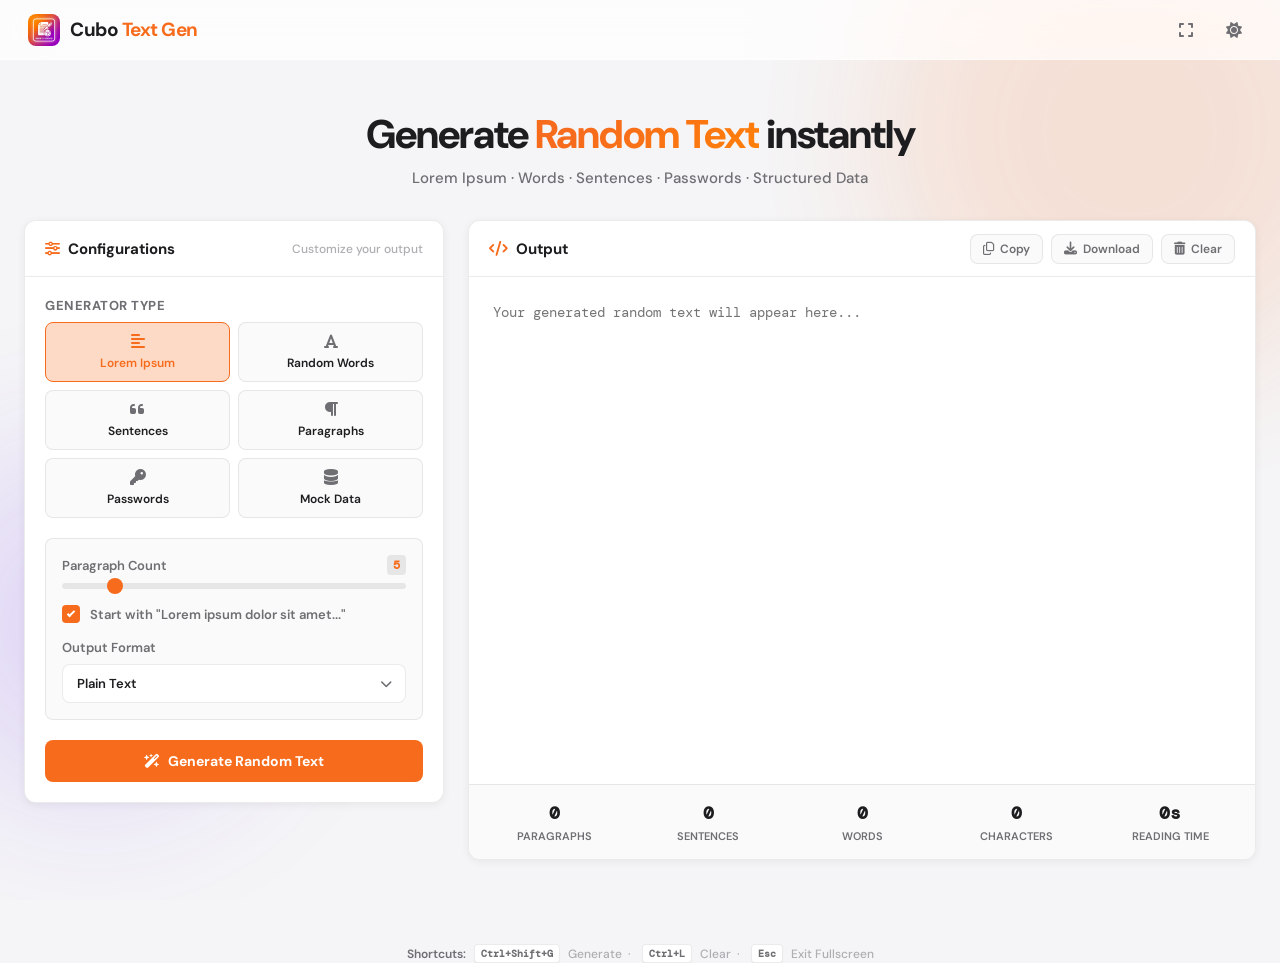
<file: Applications/Tools/cubosapiens_random_text_generator/index.html>
<!DOCTYPE html>
<html lang="en" data-theme="light">

<head>
  <meta charset="UTF-8" />
  <meta name="viewport" content="width=device-width, initial-scale=1.0" />
  <title>Cubo Random Text Generator — CuboSapiens</title>
  <meta name="description"
    content="Generate Lorem Ipsum paragraphs, random sentences, words, secure passwords, and mock JSON/Markdown data instantly. Free browser-based developer tool by CuboSapiens." />
  <meta name="keywords"
    content="random text generator, lorem ipsum, dummy text, password generator, mock data generator, developer tools, CuboSapiens" />
  <meta name="author" content="CuboSapiens" />

  <!-- Open Graph -->
  <meta property="og:title" content="Cubo Random Text Generator — CuboSapiens" />
  <meta property="og:description"
    content="Generate paragraphs, sentences, words, secure passwords, and mock data instantly. Free browser-based developer utility." />
  <meta property="og:type" content="website" />
  <meta property="og:url" content="https://randomtext.cubosapiens.world" />

  <!-- Favicon -->
  <link rel="icon" type="image/png" href="assets/logo.png" />

  <!-- Fonts -->
  <link rel="preconnect" href="https://fonts.googleapis.com" />
  <link rel="preconnect" href="https://fonts.gstatic.com" crossorigin />
  <link
    href="https://fonts.googleapis.com/css2?family=DM+Sans:ital,opsz,wght@0,9..40,300;0,9..40,400;0,9..40,500;0,9..40,600;0,9..40,700&family=DM+Mono:wght@400;500&display=swap"
    rel="stylesheet" />

  <!-- Font Awesome -->
  <link rel="stylesheet" href="https://cdnjs.cloudflare.com/ajax/libs/font-awesome/6.5.1/css/all.min.css" />

  <link rel="stylesheet" href="style.css" />
</head>

<body>

  <!-- Background orbs -->
  <div class="bg-orbs" aria-hidden="true">
    <div class="orb orb-1"></div>
    <div class="orb orb-2"></div>
  </div>

  <!-- Header -->
  <header>
    <div class="logo-wrap" onclick="location.reload()">
      <div class="logo-icon">
        <img src="assets/logo.png" alt="Cubo Random Text Generator Logo" class="logo-img" onerror="this.src='data:image/svg+xml;utf8,<svg xmlns=%27http://www.w3.org/2000/svg%27 viewBox=%270 0 512 512%27><circle cx=%27256%27 cy=%27256%27 r=%27240%27 fill=%27%23FF8008%27/><text x=%2750%%27 y=%2750%%27 dominant-baseline=%27middle%27 text-anchor=%27middle%27 fill=%27%23fff%27 font-size=%27250%27 font-family=%27sans-serif%27>T</text></svg>'" />
      </div>
      <span class="logo-name">Cubo <span>Text Gen</span></span>
    </div>
    <div class="header-actions">
      <button class="icon-btn" id="btnFullscreen" aria-label="Toggle fullscreen" title="Toggle fullscreen">
        <i class="fa-solid fa-expand"></i>
      </button>
      <button class="icon-btn theme-toggle" id="themeToggle" aria-label="Toggle theme">
        <span class="toggle-icons">
          <i class="fa-solid fa-sun"></i>
          <i class="fa-solid fa-moon"></i>
        </span>
      </button>
    </div>
  </header>

  <main>

    <!-- Hero -->
    <div class="hero">
      <h1>Generate <em>Random Text</em> instantly</h1>
      <p>Lorem Ipsum · Words · Sentences · Passwords · Structured Data</p>
    </div>

    <!-- Layout Grid -->
    <div class="layout-grid">

      <!-- Left Panel: Configuration Options -->
      <section class="panel card config-panel">
        <div class="panel-header">
          <span class="card-label"><i class="fa-solid fa-sliders"></i> Configurations</span>
          <span class="panel-hint">Customize your output</span>
        </div>

        <div class="config-content">
          <!-- Generator Type Selector -->
          <div class="config-group">
            <label class="control-title">Generator Type</label>
            <div class="type-selector-grid">
              <button class="type-btn active" data-type="lorem">
                <i class="fa-solid fa-align-left"></i>
                <span>Lorem Ipsum</span>
              </button>
              <button class="type-btn" data-type="words">
                <i class="fa-solid fa-font"></i>
                <span>Random Words</span>
              </button>
              <button class="type-btn" data-type="sentences">
                <i class="fa-solid fa-quote-left"></i>
                <span>Sentences</span>
              </button>
              <button class="type-btn" data-type="paragraphs">
                <i class="fa-solid fa-paragraph"></i>
                <span>Paragraphs</span>
              </button>
              <button class="type-btn" data-type="passwords">
                <i class="fa-solid fa-key"></i>
                <span>Passwords</span>
              </button>
              <button class="type-btn" data-type="mock">
                <i class="fa-solid fa-database"></i>
                <span>Mock Data</span>
              </button>
            </div>
          </div>

          <!-- Dynamic Options Section -->
          <div class="options-container">

            <!-- Options: General Count (Lorem, Words, Sentences, Paragraphs) -->
            <div class="option-subgroup" id="optsCount">
              <div class="flex-label-row">
                <label for="inputCount" id="labelCount">Paragraph Count</label>
                <span class="range-val" id="valCount">5</span>
              </div>
              <div class="range-wrap">
                <input type="range" id="inputCount" min="1" max="50" value="5" step="1" aria-labelledby="labelCount" />
              </div>
            </div>

            <!-- Options: Lorem Ipsum Options -->
            <div class="option-subgroup" id="optsLorem">
              <label class="checkbox-container">
                <input type="checkbox" id="chkStartLorem" checked />
                <span class="checkbox-checkmark"></span>
                <span class="checkbox-label">Start with "Lorem ipsum dolor sit amet..."</span>
              </label>
            </div>

            <!-- Options: Word Config for Sentences / Paragraphs -->
            <div class="option-subgroup" id="optsSentenceWords" style="display:none;">
              <div class="flex-label-row">
                <label for="inputMinSentenceWords" id="labelMinWords">Words per Sentence</label>
                <span class="range-val" id="valSentenceWords">8 - 15</span>
              </div>
              <div class="dual-range-inputs">
                <input type="number" id="inputMinSentenceWords" min="3" max="30" value="8" aria-label="Minimum words per sentence" />
                <span>to</span>
                <input type="number" id="inputMaxSentenceWords" min="3" max="30" value="15" aria-label="Maximum words per sentence" />
              </div>
            </div>

            <!-- Options: Sentence Config for Paragraphs -->
            <div class="option-subgroup" id="optsParagraphSentences" style="display:none;">
              <div class="flex-label-row">
                <label for="inputMinParagraphSentences" id="labelMinSentences">Sentences per Paragraph</label>
                <span class="range-val" id="valParagraphSentences">4 - 8</span>
              </div>
              <div class="dual-range-inputs">
                <input type="number" id="inputMinParagraphSentences" min="2" max="20" value="4" aria-label="Minimum sentences per paragraph" />
                <span>to</span>
                <input type="number" id="inputMaxParagraphSentences" min="2" max="20" value="8" aria-label="Maximum sentences per paragraph" />
              </div>
            </div>

            <!-- Options: Password Generator Settings -->
            <div class="option-subgroup" id="optsPasswords" style="display:none;">
              <div class="flex-label-row">
                <label for="inputPasswordLen" id="labelPassLen">Password Length</label>
                <span class="range-val" id="valPassLen">16</span>
              </div>
              <div class="range-wrap">
                <input type="range" id="inputPasswordLen" min="6" max="64" value="16" step="1" aria-labelledby="labelPassLen" />
              </div>

              <div class="checkbox-grid">
                <label class="checkbox-container">
                  <input type="checkbox" id="chkPassUpper" checked />
                  <span class="checkbox-checkmark"></span>
                  <span class="checkbox-label">Uppercase (A-Z)</span>
                </label>
                <label class="checkbox-container">
                  <input type="checkbox" id="chkPassLower" checked />
                  <span class="checkbox-checkmark"></span>
                  <span class="checkbox-label">Lowercase (a-z)</span>
                </label>
                <label class="checkbox-container">
                  <input type="checkbox" id="chkPassNum" checked />
                  <span class="checkbox-checkmark"></span>
                  <span class="checkbox-label">Numbers (0-9)</span>
                </label>
                <label class="checkbox-container">
                  <input type="checkbox" id="chkPassSym" checked />
                  <span class="checkbox-checkmark"></span>
                  <span class="checkbox-label">Symbols (!@#$%)</span>
                </label>
                <label class="checkbox-container full-width">
                  <input type="checkbox" id="chkPassReadable" />
                  <span class="checkbox-checkmark"></span>
                  <span class="checkbox-label">Avoid confusing chars (e.g. l, 1, O, 0)</span>
                </label>
              </div>
            </div>

            <!-- Options: Mock Data Generator Settings -->
            <div class="option-subgroup" id="optsMock" style="display:none;">
              <label for="selectMockType" class="control-label-text">Mock Schema</label>
              <div class="select-wrapper">
                <select id="selectMockType" aria-label="Mock Schema Type">
                  <option value="users">User Profiles (JSON)</option>
                  <option value="products">Product Catalog (JSON)</option>
                  <option value="posts">Blog Posts (JSON/Markdown)</option>
                  <option value="todos">Todo List (JSON)</option>
                </select>
                <i class="fa-solid fa-chevron-down select-chevron"></i>
              </div>
            </div>

            <!-- Global Output Format option -->
            <div class="option-subgroup" id="optsFormat">
              <label for="selectFormat" class="control-label-text">Output Format</label>
              <div class="select-wrapper">
                <select id="selectFormat" aria-label="Output Format">
                  <option value="plain">Plain Text</option>
                  <option value="html">HTML (&lt;p&gt; tags)</option>
                  <option value="markdown">Markdown</option>
                  <option value="json" id="optJsonFormat" style="display:none;">JSON Array</option>
                </select>
                <i class="fa-solid fa-chevron-down select-chevron"></i>
              </div>
            </div>

          </div>

          <!-- Generate Action Button -->
          <button class="btn-action primary btn-generate" id="btnGenerate" title="Ctrl+Shift+G or Ctrl+Enter">
            <i class="fa-solid fa-wand-magic-sparkles"></i> Generate Random Text
          </button>
        </div>
      </section>

      <!-- Right Panel: Output & Stats -->
      <section class="panel card output-panel">
        <div class="panel-header">
          <span class="card-label"><i class="fa-solid fa-code"></i> Output</span>
          <div class="output-actions">
            <button class="btn-tool" id="btnCopy" title="Copy to clipboard (Ctrl+C)" aria-label="Copy output">
              <i class="fa-regular fa-copy"></i> <span>Copy</span>
            </button>
            <button class="btn-tool" id="btnDownload" title="Download as file" aria-label="Download output">
              <i class="fa-solid fa-download"></i> <span>Download</span>
            </button>
            <button class="btn-tool" id="btnClear" title="Clear output (Ctrl+L)" aria-label="Clear output">
              <i class="fa-solid fa-trash-can"></i> <span>Clear</span>
            </button>
          </div>
        </div>

        <!-- Output display container -->
        <div class="editor-wrap">
          <textarea id="textOutput" class="editor-textarea" readonly placeholder="Your generated random text will appear here..." aria-label="Generated output text"></textarea>
        </div>

        <!-- Statistics Panel -->
        <div class="stats-panel">
          <div class="stat-item">
            <span class="stat-val" id="statParagraphs">0</span>
            <span class="stat-lbl">Paragraphs</span>
          </div>
          <div class="stat-item">
            <span class="stat-val" id="statSentences">0</span>
            <span class="stat-lbl">Sentences</span>
          </div>
          <div class="stat-item">
            <span class="stat-val" id="statWords">0</span>
            <span class="stat-lbl">Words</span>
          </div>
          <div class="stat-item">
            <span class="stat-val" id="statCharacters">0</span>
            <span class="stat-lbl">Characters</span>
          </div>
          <div class="stat-item">
            <span class="stat-val" id="statReadingTime">0s</span>
            <span class="stat-lbl">Reading Time</span>
          </div>
        </div>
      </section>

    </div>

  </main>

  <!-- Keyboard Shortcuts Bar -->
  <div class="shortcuts-bar">
    <span>Shortcuts:</span>
    <kbd>Ctrl+Shift+G</kbd> Generate &nbsp;·&nbsp;
    <kbd>Ctrl+L</kbd> Clear &nbsp;·&nbsp;
    <kbd>Esc</kbd> Exit Fullscreen
  </div>

  <!-- Toast Notification System -->
  <div class="toast-container" id="toastContainer" aria-live="polite"></div>

  <script src="script.js"></script>
</body>

</html>
</file>
<file: Applications/Games/cubosapiens-games-ball-bounce/style.css>
/* ═══════════════════════════════════════════════════
   RESET & BASE
   ═══════════════════════════════════════════════════ */
*, *::before, *::after {
  box-sizing: border-box;
  margin: 0;
  padding: 0;
  -webkit-tap-highlight-color: transparent;
  touch-action: manipulation;
}

html, body {
  height: 100%;
  overflow-x: hidden;
  font-family: 'Press Start 2P', monospace;
  cursor: none; /* Hide system cursor for custom cursor */
}

:root {
  /* Dark Theme (Default) */
  --bg: #0a0a14;
  --shell: #12121e;
  --border: #3a3a6a;
  --s1: #39FF14; /* Accent / Ball */
  --s2: #2db810;
  --paddle: #ffffff;
  --text: #aaaaff;
  --lbl: #7777cc;
  --slbl: #4a4a8a;
  --btn: #3a3a6a;
  --btnb: #5a5aaa;
  --ov: rgba(10, 10, 20, 0.93);
  --cursor-color: #39FF14;
  --cursor-glow: rgba(57, 255, 20, 0.6);
}

[data-theme="light"] {
  --bg: #e0e0f0;
  --shell: #f0f0ff;
  --border: #a0a0c0;
  --s1: #00aa00;
  --s2: #008800;
  --paddle: #333333;
  --text: #2222aa;
  --lbl: #5555aa;
  --slbl: #8888cc;
  --btn: #a0a0c0;
  --btnb: #c0c0e0;
  --ov: rgba(240, 240, 255, 0.93);
  --cursor-color: #ff00ff;
  --cursor-glow: rgba(255, 0, 255, 0.6);
}

body {
  background: var(--bg);
  display: flex;
  flex-direction: column;
  align-items: center;
  justify-content: flex-start;
  padding: 10px 6px 30px;
  transition: background 0.35s;
  min-height: 100dvh;
}

/* Hide Scrollbar */
.no-scrollbar::-webkit-scrollbar {
  display: none;
}
.no-scrollbar {
  -ms-overflow-style: none;
  scrollbar-width: none;
}

/* ═══════════════════════════════════════════════════
   PAGE HEADER
   ═══════════════════════════════════════════════════ */
.page-header {
  width: 100%;
  max-width: 480px;
  display: flex;
  align-items: center;
  justify-content: space-between;
  padding: 0 4px 10px;
  border-bottom: 1px solid rgba(255, 255, 255, 0.06);
  margin-bottom: 10px;
}

.logo-slot {
  display: flex;
  align-items: center;
  gap: 8px;
  text-decoration: none;
}

.site-lbl {
  font-size: 0.32rem;
  line-height: 1.8;
  background: linear-gradient(90deg, #ffe600, #00f5ff);
  -webkit-background-clip: text;
  -webkit-text-fill-color: transparent;
  background-clip: text;
}

.breadcrumb {
  font-family: 'VT323', monospace;
  font-size: 0.9rem;
  color: var(--lbl);
  letter-spacing: 1px;
  text-align: right;
}

.breadcrumb a {
  color: var(--lbl);
  text-decoration: none;
}

.breadcrumb a:hover {
  color: #ffe600;
}

/* ═══════════════════════════════════════════════════
   SHELL
   ═══════════════════════════════════════════════════ */
#shell {
  background: var(--shell);
  border: 4px solid var(--border);
  border-radius: 22px;
  padding: 14px 14px 18px;
  max-width: 480px;
  width: 100%;
  box-shadow: 0 0 0 3px rgba(0, 0, 0, 0.5), 0 12px 50px rgba(0, 0, 0, 0.85);
  transition: background 0.35s, border-color 0.35s;
  position: relative;
}

.screen {
  display: none;
}

.screen.active {
  display: block;
}

.game-card {
  display: flex;
  flex-direction: column;
  align-items: center;
  gap: 12px;
  padding: 4px 2px;
}

.title {
  font-size: 20px;
  color: var(--text);
  letter-spacing: 2px;
  text-shadow: 0 0 12px var(--s1);
  text-align: center;
}

.title.over {
  color: #ff4444;
  text-shadow: 0 0 12px #ff4444;
}

.subtitle {
  font-size: 6.5px;
  color: var(--lbl);
  letter-spacing: 2px;
  text-align: center;
}

.instruction-text {
  font-size: 5.5px;
  color: var(--lbl);
  text-align: center;
  margin-bottom: 10px;
  line-height: 1.5;
}

/* ═══════════════════════════════════════════════════
   TOP BAR
   ═══════════════════════════════════════════════════ */
#topbar {
  display: flex;
  justify-content: space-between;
  align-items: center;
  margin-bottom: 10px;
}

.sbox {
  background: var(--bg);
  border: 2px solid var(--border);
  border-radius: 6px;
  padding: 5px 9px;
  min-width: 82px;
  transition: background 0.35s, border-color 0.35s;
}

.slbl {
  font-size: 5px;
  color: var(--slbl);
  letter-spacing: 1px;
  display: block;
  margin-bottom: 3px;
}

.sval-num {
  font-size: 12px;
  color: var(--text);
}

#ttag {
  font-size: 6.5px;
  letter-spacing: 2px;
  color: var(--text);
  text-align: center;
  line-height: 1.8;
}

/* ═══════════════════════════════════════════════════
   BUTTONS
   ═══════════════════════════════════════════════════ */
.btn {
  background: var(--btn);
  border: 3px solid var(--btnb);
  color: var(--text);
  font-family: 'Press Start 2P', monospace;
  font-size: 7.5px;
  padding: 11px 20px;
  border-radius: 7px;
  cursor: none;
  letter-spacing: 1px;
  width: 100%;
  max-width: 280px;
  box-shadow: 0 4px 0 rgba(0, 0, 0, 0.5);
  transition: background 0.15s, border-color 0.15s, transform 0.08s, box-shadow 0.08s;
}

.btn:active {
  transform: translateY(3px);
  box-shadow: 0 1px 0 rgba(0, 0, 0, 0.4);
}

.btn.btn-primary {
  background: var(--s1);
  border-color: var(--s2);
  color: #000;
}

/* ═══════════════════════════════════════════════════
   HUD
   ═══════════════════════════════════════════════════ */
#hud {
  display: flex;
  justify-content: space-between;
  align-items: center;
  margin-bottom: 7px;
  font-size: 6.5px;
  color: var(--lbl);
}

#pause-btn, #theme-toggle {
  background: var(--btn);
  border: 2px solid var(--btnb);
  color: var(--text);
  font-family: 'Press Start 2P', monospace;
  font-size: 6px;
  padding: 4px 8px;
  border-radius: 5px;
  cursor: none;
  transition: background 0.15s, border-color 0.15s;
}

#pause-btn:hover, #theme-toggle:hover {
  background: var(--btnb);
}

/* ═══════════════════════════════════════════════════
   CANVAS & OVERLAYS
   ═══════════════════════════════════════════════════ */
#scrwrap {
  background: var(--bg);
  border: 3px solid var(--border);
  border-radius: 8px;
  padding: 4px;
  position: relative;
  overflow: hidden;
  width: 100%;
  transition: border-color 0.35s;
}

#scrwrap::before {
  content: '';
  position: absolute;
  inset: 0;
  background: repeating-linear-gradient(0deg, transparent, transparent 7px, rgba(0, 0, 0, 0.07) 7px, rgba(0, 0, 0, 0.07) 8px);
  pointer-events: none;
  z-index: 10;
  border-radius: 6px;
}

#gameCanvas {
  display: block;
  width: 100%;
  height: auto;
  border-radius: 4px;
  image-rendering: pixelated;
}

#overlay, #game-over-overlay {
  position: absolute;
  inset: 4px;
  display: flex;
  flex-direction: column;
  align-items: center;
  justify-content: center;
  border-radius: 6px;
  z-index: 20;
  gap: 12px;
  background: var(--ov);
  transition: background 0.35s;
}

.hidden {
  display: none !important;
}

#ovt {
  font-size: 16px;
  color: var(--text);
  text-align: center;
  line-height: 1.7;
}

#ovm {
  font-size: 5.5px;
  color: var(--lbl);
  text-align: center;
  line-height: 2.2;
  letter-spacing: 1px;
}

#ovsc {
  font-size: 8px;
  color: var(--text);
  text-align: center;
}

/* ═══════════════════════════════════════════════════
   D-PAD
   ═══════════════════════════════════════════════════ */
#dpad {
  margin-top: 14px;
  display: flex;
  flex-direction: column;
  align-items: center;
  gap: 6px;
}

#dpad-mid-row {
  display: flex;
  align-items: center;
  gap: 10px;
}

.db {
  width: 62px;
  height: 62px;
  background: var(--shell);
  border: 2px solid rgba(255, 255, 255, 0.18);
  color: var(--text);
  font-size: 20px;
  cursor: none;
  display: flex;
  align-items: center;
  justify-content: center;
  user-select: none;
  transition: background 0.08s, color 0.15s;
  font-family: inherit;
}

.db.lt { border-radius: 12px 0 0 12px; }
.db.rt { border-radius: 0 12px 12px 0; }
.db:active { background: var(--s1) !important; color: #000; }

/* ═══════════════════════════════════════════════════
   CUSTOM CURSOR
   ═══════════════════════════════════════════════════ */
#custom-cursor {
  position: fixed;
  top: 0;
  left: 0;
  width: 12px;
  height: 12px;
  background-color: var(--cursor-color);
  border-radius: 50%;
  pointer-events: none;
  z-index: 9999;
  box-shadow: 0 0 10px var(--cursor-glow), 0 0 20px var(--cursor-glow);
  transition: background-color 0.3s, box-shadow 0.3s;
  will-change: transform;
}

/* ═══════════════════════════════════════════════════
   ACCESSIBILITY
   ═══════════════════════════════════════════════════ */
.visually-hidden {
  position: absolute;
  width: 1px;
  height: 1px;
  padding: 0;
  margin: -1px;
  overflow: hidden;
  clip: rect(0, 0, 0, 0);
  white-space: nowrap;
  border-width: 0;
}

:focus-visible {
  outline: 3px solid var(--s1);
  outline-offset: 2px;
}

/* ═══════════════════════════════════════════════════
   RESPONSIVE
   ═══════════════════════════════════════════════════ */
@media (max-width: 380px) {
  #shell { padding: 10px 10px 14px; }
  .db { width: 54px; height: 54px; font-size: 17px; }
  .title { font-size: 16px; }
}

@media (min-width: 500px) {
  #shell { padding: 18px 18px 22px; }
  .db { width: 68px; height: 68px; font-size: 22px; }
}

@media (min-width: 768px) {
  body { justify-content: center; padding: 20px; }
  #shell { max-width: 480px; }
}

@media (prefers-reduced-motion: reduce) {
  body, #shell, .btn, #overlay, #game-over-overlay {
    transition: none !important;
  }
}
</file>
<file: Applications/Games/cubosapiens-games-color-sort-puzzle/style.css>
:root {
    /* dark (default) */
    --bg: #12141c;
    --bg-grad: radial-gradient(1200px 600px at 15% -10%, #1c2440 0%, transparent 60%),
        radial-gradient(1000px 700px at 110% 10%, #2a1740 0%, transparent 55%),
        #10121a;
    --panel: #1b1e29;
    --panel-edge: #2a2e3d;
    --ink: #eef0f6;
    --ink-dim: #8b90a3;
    --accent: #5eead4;
    --accent-2: #a78bfa;
    --accent-grad: linear-gradient(135deg, var(--accent), var(--accent-2));
    --accent-ink: #0b1210;
    --danger: #f87171;
    --tube-glass: linear-gradient(180deg, rgba(255, 255, 255, 0.09), rgba(255, 255, 255, 0.03));
    --tube-glass-edge: rgba(255, 255, 255, 0.18);
    --shadow: 0 12px 30px rgba(0, 0, 0, 0.35);
    --shadow-accent: 0 10px 26px -6px color-mix(in srgb, var(--accent) 45%, transparent);

    --font-display: 'Space Grotesk', system-ui, sans-serif;
    --font-mono: 'Space Mono', ui-monospace, monospace;

    --radius-lg: 18px;
    --radius-md: 12px;
    --radius-sm: 8px;

    --dur: 220ms;
}

[data-theme="light"] {
    --bg: #eef1fb;
    --bg-grad: radial-gradient(1100px 600px at 10% -10%, #ffe3ef 0%, transparent 55%),
        radial-gradient(900px 650px at 105% 0%, #d9f2ff 0%, transparent 55%),
        radial-gradient(900px 700px at 50% 120%, #e6e0ff 0%, transparent 55%),
        #f4f6fd;
    --panel: #ffffff;
    --panel-edge: #e2e0f5;
    --ink: #1c1b2e;
    --ink-dim: #6c6a8a;
    --accent: #7c3aed;
    --accent-2: #ec4899;
    --accent-grad: linear-gradient(135deg, var(--accent), var(--accent-2));
    --accent-ink: #ffffff;
    --tube-glass: linear-gradient(180deg, rgba(124, 58, 237, 0.10), rgba(236, 72, 153, 0.05));
    --tube-glass-edge: rgba(90, 70, 160, 0.28);
    --shadow: 0 14px 28px -6px rgba(90, 60, 160, 0.18);
    --shadow-accent: 0 12px 26px -8px color-mix(in srgb, var(--accent) 55%, transparent);
}


:root {
    --c0: #f43f5e;
    /* rose */
    --c1: #f97316;
    /* orange */
    --c2: #facc15;
    /* amber */
    --c3: #4ade80;
    /* green */
    --c4: #22d3ee;
    /* cyan */
    --c5: #60a5fa;
    /* blue */
    --c6: #a78bfa;
    /* violet */
    --c7: #f472b6;
    /* pink */
}

* {
    box-sizing: border-box;
}

html,
body {
    margin: 0;
    height: 100%;
}

body {
    min-height: 100vh;
    background: var(--bg-grad);
    background-color: var(--bg);
    color: var(--ink);
    font-family: var(--font-display);
    -webkit-font-smoothing: antialiased;
    transition: background-color var(--dur) ease, color var(--dur) ease;
    display: flex;
    flex-direction: column;
}

.sr-only {
    position: absolute;
    width: 1px;
    height: 1px;
    overflow: hidden;
    clip: rect(0 0 0 0);
    white-space: nowrap;
}



.topbar {
    display: grid;
    grid-template-columns: 1fr auto 1fr;
    align-items: center;
    gap: 12px;
    padding: 16px 20px;
    border-bottom: 1px solid var(--panel-edge);
    flex-shrink: 0;
}

.brand {
    display: flex;
    align-items: center;
    gap: 10px;
}

.brand-mark {
    width: 56px;
    height: 56px;
    border-radius: var(--radius-sm);
    flex-shrink: 0;
    overflow: hidden;
    display: flex;
    box-shadow: var(--shadow-accent);
}

.brand-mark img {
    width: 100%;
    height: 100%;
    object-fit: cover;
    display: block;
}

.brand h1 {
    font-size: 1.6rem;
    font-weight: 700;
    margin: 0;
    letter-spacing: -0.01em;
}

.brand-sub {
    display: block;
    font-family: var(--font-mono);
    font-size: 0.85rem;
    font-weight: 400;
    letter-spacing: 0.18em;
    background: var(--accent-grad);
    -webkit-background-clip: text;
    background-clip: text;
    color: transparent;
    margin-top: 1px;
}

.stat-cluster {
    display: flex;
    gap: 18px;
}

.stat {
    display: flex;
    flex-direction: column;
    align-items: center;
    min-width: 44px;
}

.stat-label {
    font-family: var(--font-mono);
    font-size: 0.6rem;
    letter-spacing: 0.1em;
    color: var(--ink-dim);
    text-transform: uppercase;
}

.stat-value {
    font-family: var(--font-mono);
    font-size: 1.05rem;
    font-weight: 700;
}

.icon-btn {
    width: 38px;
    height: 38px;
    border-radius: 50%;
    border: 1px solid var(--panel-edge);
    background: var(--panel);
    color: var(--ink);
    display: grid;
    place-items: center;
    cursor: pointer;
    transition: transform var(--dur) ease, background var(--dur) ease, border-color var(--dur) ease;
}
#theme-toggle {
    justify-self: end;
}

.icon-btn:hover {
    border-color: var(--accent);
    color: var(--accent);
}

.icon-btn:active {
    transform: scale(0.92);
}


.difficulty-bar {
    display: inline-flex;
    gap: 4px;
    padding: 4px;
    background: var(--panel);
    border: 1px solid var(--panel-edge);
    border-radius: 999px;
    box-shadow: var(--shadow);
    margin: 0 0 22px;
}

.difficulty-btn {
    font-family: var(--font-display);
    font-weight: 600;
    font-size: 0.8rem;
    padding: 8px 16px;
    border-radius: 999px;
    border: none;
    background: transparent;
    color: var(--ink-dim);
    cursor: pointer;
    transition: background var(--dur) ease, color var(--dur) ease, transform var(--dur) ease;
}

.difficulty-btn:hover {
    color: var(--ink);
}

.difficulty-btn.active {
    background: var(--accent-grad);
    color: var(--accent-ink);
    box-shadow: var(--shadow-accent);
}

.difficulty-btn:active {
    transform: scale(0.96);
}


.stage {
    max-width: 760px;
    width: 100%;
    margin: 0 auto;
    padding: 28px 16px 8px;
    display: flex;
    flex: 1;
    flex-direction: column;
    align-items: center;
    justify-content: center;
}

.hint {
    font-size: 0.85rem;
    color: var(--ink-dim);
    margin: 0 0 18px;
    text-align: center;
}

.tube-rack-card {
    width: 100%;
    display: flex;
    justify-content: center;
    padding: 34px 22px;
    background: var(--panel);
    border: 1px solid var(--panel-edge);
    border-radius: var(--radius-lg);
    box-shadow: var(--shadow);
}

.tube-rack {
    display: flex;
    flex-wrap: wrap;
    gap: 22px;
    justify-content: center;
    width: 100%;
}


.tube {
    --slots: 4;
    width: 64px;
    height: calc(64px * 1.1 * var(--slots) + 18px);
    background: var(--tube-glass);
    border: 2px solid var(--tube-glass-edge);
    border-top: none;
    border-radius: 0 0 20px 20px;
    position: relative;
    display: flex;
    flex-direction: column-reverse;
    padding: 6px;
    gap: 4px;
    cursor: pointer;
    transition: transform var(--dur) cubic-bezier(.2, .8, .2, 1), border-color var(--dur) ease, box-shadow var(--dur) ease;
    outline: none;
}

.tube::before {
    content: "";
    position: absolute;
    top: -10px;
    left: -2px;
    right: -2px;
    height: 10px;
    border: 2px solid var(--tube-glass-edge);
    border-bottom: none;
    border-radius: 6px 6px 0 0;
    opacity: 0.6;
}

.tube:hover {
    border-color: var(--accent);
}

.tube:focus-visible {
    border-color: var(--accent);
    box-shadow: 0 0 0 3px color-mix(in srgb, var(--accent) 35%, transparent);
}

.tube.selected {
    transform: translateY(-14px);
    border-color: var(--accent);
    box-shadow: var(--shadow-accent);
}

.tube.shake {
    animation: shake 320ms ease;
}

@keyframes shake {

    0%,
    100% {
        transform: translateX(0);
    }

    25% {
        transform: translateX(-6px);
    }

    75% {
        transform: translateX(6px);
    }
}

.segment {
    border-radius: var(--radius-sm);
    flex: 1 0 0;
    min-height: 0;
    transition: background var(--dur) ease, transform var(--dur) cubic-bezier(.2, .8, .2, 1), opacity var(--dur) ease;
    transform-origin: bottom center;
    box-shadow: inset 0 1px 0 rgba(255, 255, 255, 0.25), inset 0 -6px 10px -4px rgba(0, 0, 0, 0.25);
}

.segment.empty {
    background: transparent !important;
    box-shadow: none;
    pointer-events: none;
}

.segment.fill-in {
    animation: fillIn var(--dur) cubic-bezier(.2, .8, .2, 1);
}

@keyframes fillIn {
    0% {
        transform: scaleY(0.4);
        opacity: 0.5;
    }

    100% {
        transform: scaleY(1);
        opacity: 1;
    }
}


.celebration-overlay {
    position: fixed;
    inset: 0;
    z-index: 999;
    display: flex;
    align-items: center;
    justify-content: center;
    background:
        radial-gradient(circle at 50% 18%, color-mix(in srgb, var(--accent) 30%, transparent), transparent 60%),
        rgba(8, 9, 16, 0.6);
    backdrop-filter: blur(3px);
    animation: overlayFade 260ms ease;
}


.celebration-overlay[hidden] {
    display: none;
}

[data-theme="light"] .celebration-overlay {
    background:
        radial-gradient(circle at 50% 18%, color-mix(in srgb, var(--accent) 22%, transparent), transparent 60%),
        rgba(238, 241, 251, 0.65);
}

@keyframes overlayFade {
    from {
        opacity: 0;
    }

    to {
        opacity: 1;
    }
}

@keyframes winPop {
    0% {
        transform: scale(0.9) translateY(6px);
        opacity: 0;
    }

    100% {
        transform: scale(1) translateY(0);
        opacity: 1;
    }
}

#confetti-canvas {
    position: absolute;
    inset: 0;
    width: 100%;
    height: 100%;
    pointer-events: none;
}

.celebration-content {
    position: relative;
    z-index: 1;
    text-align: center;
    padding: 36px 42px;
    background: var(--panel);
    border: 1px solid var(--panel-edge);
    border-radius: var(--radius-lg);
    box-shadow: var(--shadow);
    animation: winPop 420ms cubic-bezier(.2, .8, .2, 1);
}

.celebration-content h2 {
    margin: 0 0 8px;
    font-size: 1.6rem;
}

.celebration-content p {
    margin: 0 0 20px;
    color: var(--ink-dim);
    font-family: var(--font-mono);
    font-size: 0.85rem;
}



.btn {
    font-family: var(--font-display);
    font-weight: 600;
    font-size: 0.85rem;
    padding: 10px 16px;
    border-radius: var(--radius-md);
    border: 1px solid var(--panel-edge);
    background: var(--panel);
    color: var(--ink);
    cursor: pointer;
    transition: background var(--dur) ease, transform var(--dur) ease, border-color var(--dur) ease;
}

.btn:hover {
    border-color: var(--accent);
    color: var(--accent);
}

.btn:active {
    transform: scale(0.97);
}

.btn.primary {
    background: var(--accent-grad);
    color: var(--accent-ink);
    border-color: transparent;
}

.btn.primary:hover {
    filter: brightness(1.06);
    color: var(--accent-ink);
}

.btn:disabled {
    opacity: 0.4;
    cursor: not-allowed;
}

.controls {
    display: flex;
    gap: 10px;
    justify-content: center;
    padding: 24px 16px 40px;
    flex-wrap: wrap;
    flex-shrink: 0;
}


@media (max-width: 480px) {
    .brand h1 {
        font-size: 1.3rem;
    }

    .brand-mark {
        width: 44px;
        height: 44px;
    }

    .stat-cluster {
        gap: 12px;
    }

    .tube {
        width: 52px;
    }

    .tube-rack {
        gap: 14px;
    }

    .tube-rack-card {
        padding: 26px 12px;
    }

    .hint {
        font-size: 0.78rem;
    }

    .difficulty-btn {
        padding: 7px 12px;
        font-size: 0.75rem;
    }
}


@media (prefers-reduced-motion: reduce) {
    * {
        animation-duration: 0.001ms !important;
        transition-duration: 0.001ms !important;
    }
}
</file>
<file: Applications/Games/cubosapiens-games-cyber-runner/style.css>
:root {
  --bg0: #06060c;
  --bg1: #0b0b18;
  --bg2: #101026;
  --bg3: #161635;
  
  /* Neon Colors */
  --ny: #ffe600; /* Neon Yellow */
  --np: #ff007f; /* Neon Pink */
  --nc: #00f3ff; /* Neon Cyan */
  --ng: #39ff14; /* Neon Green */
  --nv: #9d00ff; /* Neon Violet */
  --no: #ff5500; /* Neon Orange */
  --nr: #ff2a2a; /* Neon Red */
  
  --text: #f0f0ff;
  --muted: #646496;
  --dim: #1e1e40;
  --border: #2c2c5c;
  
  /* Shadow variables */
  --glow-cyan: 0 0 10px rgba(0, 243, 255, 0.6), 0 0 20px rgba(0, 243, 255, 0.3);
  --glow-pink: 0 0 10px rgba(255, 0, 127, 0.6), 0 0 20px rgba(255, 0, 127, 0.3);
  --glow-yellow: 0 0 10px rgba(255, 230, 0, 0.6), 0 0 20px rgba(255, 230, 0, 0.3);
  --glow-green: 0 0 10px rgba(57, 255, 20, 0.6), 0 0 20px rgba(57, 255, 20, 0.3);
  --glow-red: 0 0 10px rgba(255, 42, 42, 0.6), 0 0 20px rgba(255, 42, 42, 0.3);
}

/* Base resets */
*, *::before, *::after {
  box-sizing: border-box;
  margin: 0;
  padding: 0;
}

body {
  background: var(--bg0);
  color: var(--text);
  font-family: 'Share Tech Mono', monospace;
  min-height: 100vh;
  display: flex;
  flex-direction: column;
  align-items: center;
  overflow-x: hidden;
  background-image: 
    radial-gradient(circle, rgba(255, 255, 255, 0.015) 1px, transparent 1px);
  background-size: 20px 20px;
  background-attachment: fixed;
}

/* Background overlays for cyberpunk feel */
body::before {
  content: '';
  position: fixed;
  inset: 0;
  pointer-events: none;
  z-index: 0;
  background: 
    radial-gradient(ellipse at 50% 0%, rgba(157, 0, 255, 0.08) 0%, transparent 60%),
    radial-gradient(ellipse at 100% 100%, rgba(0, 243, 255, 0.06) 0%, transparent 60%),
    radial-gradient(ellipse at 0% 100%, rgba(255, 0, 127, 0.06) 0%, transparent 60%);
}

/* Scanlines */
body::after {
  content: '';
  position: fixed;
  inset: 0;
  pointer-events: none;
  z-index: 9999;
  background: repeating-linear-gradient(
    0deg,
    rgba(0, 0, 0, 0.12) 0px,
    rgba(0, 0, 0, 0.12) 1px,
    transparent 1px,
    transparent 4px
  );
  opacity: 0.8;
}

body > * {
  position: relative;
  z-index: 1;
}

/* Wrapper */
.wrapper {
  width: 100%;
  max-width: 900px;
  display: flex;
  flex-direction: column;
  padding: 10px 15px 40px;
  min-height: 100vh;
  justify-content: center;
}

/* HEADER */
.site-header {
  display: flex;
  align-items: center;
  justify-content: space-between;
  padding: 10px 0 15px;
  border-bottom: 2px solid var(--border);
  margin-bottom: 20px;
}

.logo-slot {
  display: flex;
  align-items: center;
  gap: 12px;
  text-decoration: none;
}

.logo-box {
  width: 40px;
  height: 40px;
  background: linear-gradient(135deg, var(--nc), var(--np));
  display: flex;
  align-items: center;
  justify-content: center;
  font-family: 'Orbitron', sans-serif;
  font-weight: 900;
  font-size: 1.4rem;
  color: var(--bg0);
  border: 2px solid var(--text);
  box-shadow: 0 0 15px rgba(0, 243, 255, 0.4);
  clip-path: polygon(0 0, 100% 0, 100% 80%, 80% 100%, 0 100%);
}

.site-name {
  font-family: 'Orbitron', sans-serif;
  font-weight: 700;
  font-size: 0.75rem;
  line-height: 1.2;
  letter-spacing: 2px;
  color: var(--text);
}

.breadcrumb {
  font-size: 0.9rem;
  color: var(--muted);
}

.breadcrumb a {
  color: var(--muted);
  text-decoration: none;
  transition: color 0.2s;
}

.breadcrumb a:hover {
  color: var(--nc);
}

/* GAME CONTAINER */
.game-container {
  position: relative;
  width: 100%;
  aspect-ratio: 16/9;
  background: #020205;
  border: 3px solid var(--border);
  box-shadow: 0 0 25px rgba(0, 0, 0, 0.8), 0 0 15px rgba(44, 44, 92, 0.2);
  border-radius: 4px;
  overflow: hidden;
  display: flex;
  flex-direction: column;
  justify-content: center;
  align-items: center;
}

/* Canvas */
#gameCanvas {
  width: 100%;
  height: 100%;
  display: block;
}

/* HUD OVERLAY */
.hud {
  position: absolute;
  top: 0;
  left: 0;
  right: 0;
  display: flex;
  justify-content: space-between;
  align-items: center;
  padding: 10px 20px;
  background: linear-gradient(to bottom, rgba(11, 11, 24, 0.9) 0%, rgba(11, 11, 24, 0) 100%);
  pointer-events: none;
  z-index: 10;
}

.hud-left {
  display: flex;
  gap: 20px;
}

.stat-box {
  display: flex;
  flex-direction: column;
}

.stat-label {
  font-size: 0.65rem;
  color: var(--muted);
  letter-spacing: 1px;
  margin-bottom: 2px;
}

.stat-val {
  font-family: 'Orbitron', sans-serif;
  font-size: 1.1rem;
  font-weight: 700;
}

.font-neon-cyan { color: var(--nc); text-shadow: var(--glow-cyan); }
.font-neon-pink { color: var(--np); text-shadow: var(--glow-pink); }
.font-neon-yellow { color: var(--ny); text-shadow: var(--glow-yellow); }
.font-neon-green { color: var(--ng); text-shadow: var(--glow-green); }

/* Dash Bar */
.hud-center {
  display: flex;
  flex-direction: column;
  align-items: center;
  width: 160px;
}

.dash-bar-container {
  display: flex;
  flex-direction: column;
  align-items: center;
  width: 100%;
  position: relative;
}

.dash-label {
  font-size: 0.6rem;
  color: var(--muted);
  letter-spacing: 1.5px;
  margin-bottom: 3px;
}

.dash-bar {
  width: 100%;
  height: 8px;
  background: var(--dim);
  border: 1px solid var(--border);
  border-radius: 4px;
  overflow: hidden;
  box-shadow: inset 0 1px 3px rgba(0,0,0,0.5);
}

.dash-fill {
  width: 0%;
  height: 100%;
  background: linear-gradient(90deg, var(--nv), var(--nc));
  box-shadow: 0 0 8px rgba(0, 243, 255, 0.5);
  transition: width 0.1s linear;
}

.dash-ready-text {
  font-size: 0.6rem;
  color: var(--ng);
  text-shadow: var(--glow-green);
  font-weight: bold;
  letter-spacing: 1px;
  margin-top: 2px;
  opacity: 0;
  transition: opacity 0.2s;
}

.dash-ready-text.active {
  opacity: 1;
}

.hud-right {
  display: flex;
  gap: 10px;
  pointer-events: auto; /* enable clicks on buttons */
}

.hud-btn {
  background: rgba(16, 16, 38, 0.6);
  border: 1px solid var(--border);
  color: var(--text);
  width: 32px;
  height: 32px;
  border-radius: 4px;
  cursor: pointer;
  display: flex;
  align-items: center;
  justify-content: center;
  transition: all 0.2s;
}

.hud-btn:hover {
  border-color: var(--nc);
  color: var(--nc);
  box-shadow: 0 0 8px rgba(0, 243, 255, 0.3);
}

/* OVERLAY COMMONS */
.overlay {
  position: absolute;
  inset: 0;
  background: rgba(4, 4, 10, 0.85);
  backdrop-filter: blur(4px);
  display: none;
  flex-direction: column;
  justify-content: center;
  align-items: center;
  z-index: 100;
  padding: 20px;
  opacity: 0;
  transition: opacity 0.3s ease-in-out;
}

.overlay.active {
  display: flex;
  opacity: 1;
}

.terminal-header {
  width: 100%;
  max-width: 580px;
  background: var(--bg2);
  border: 1px solid var(--border);
  border-bottom: none;
  border-radius: 6px 6px 0 0;
  padding: 8px 12px;
  display: flex;
  align-items: center;
  gap: 6px;
  box-sizing: border-box;
}

.terminal-header.red-bar {
  border-top: 3px solid var(--nr);
}

.terminal-dot {
  width: 8px;
  height: 8px;
  border-radius: 50%;
}
.terminal-dot.red { background: #ff5555; }
.terminal-dot.yellow { background: #ffaa00; }
.terminal-dot.green { background: #55ff55; }

.terminal-title {
  font-size: 0.65rem;
  color: var(--muted);
  letter-spacing: 1px;
  margin-left: 5px;
}

.overlay-content {
  width: 100%;
  max-width: 580px;
  background: rgba(11, 11, 24, 0.95);
  border: 1px solid var(--border);
  border-radius: 0 0 6px 6px;
  padding: 25px 30px;
  display: flex;
  flex-direction: column;
  align-items: center;
  text-align: center;
  box-shadow: 0 10px 30px rgba(0,0,0,0.5);
  max-height: 90%;
  overflow-y: auto;
}

.overlay-content.miniature {
  max-width: 320px;
  border-radius: 6px;
  border-top: 3px solid var(--nc);
}

/* GAME OVER RED ALERT */
.glow-red {
  color: var(--nr);
  text-shadow: var(--glow-red);
}

.alert-title {
  font-family: 'Orbitron', sans-serif;
  font-size: 1.8rem;
  font-weight: 900;
  letter-spacing: 2px;
  margin-bottom: 5px;
}

.game-over-reason {
  color: var(--muted);
  font-size: 0.9rem;
  margin-bottom: 20px;
}

/* START MENU SPECIFICS */
.game-title {
  font-family: 'Orbitron', sans-serif;
  font-size: clamp(1.8rem, 5vw, 2.8rem);
  font-weight: 900;
  letter-spacing: 8px;
  line-height: 1.1;
  margin-bottom: 6px;
}

.glow-cyan {
  color: var(--nc);
  text-shadow: var(--glow-cyan);
}

.glow-pink {
  color: var(--np);
  text-shadow: var(--glow-pink);
}

.tagline {
  font-size: 0.75rem;
  color: var(--muted);
  letter-spacing: 2px;
  margin-bottom: 20px;
}

/* Menu setup grid */
.menu-sections {
  width: 100%;
  display: grid;
  grid-template-columns: 1fr 1fr;
  gap: 20px;
  margin-bottom: 20px;
}

@media(max-width: 600px) {
  .menu-sections {
    grid-template-columns: 1fr;
    gap: 15px;
  }
}

.setup-section {
  display: flex;
  flex-direction: column;
  gap: 12px;
  text-align: left;
}

.form-group {
  display: flex;
  flex-direction: column;
  gap: 6px;
}

.form-group label {
  font-size: 0.7rem;
  color: var(--muted);
  letter-spacing: 1px;
  text-transform: uppercase;
}

.btn-group {
  display: flex;
  gap: 4px;
}

.btn {
  flex: 1;
  background: var(--bg2);
  border: 1px solid var(--border);
  color: var(--muted);
  padding: 6px 4px;
  font-family: 'Share Tech Mono', monospace;
  font-size: 0.7rem;
  cursor: pointer;
  border-radius: 3px;
  transition: all 0.2s;
}

.btn:hover {
  border-color: var(--nc);
  color: var(--text);
}

.btn.active {
  background: rgba(0, 243, 255, 0.15);
  border-color: var(--nc);
  color: var(--nc);
  box-shadow: 0 0 10px rgba(0, 243, 255, 0.2);
}

#difficultyGroup button[data-value="hard"].active {
  background: rgba(255, 0, 127, 0.15);
  border-color: var(--np);
  color: var(--np);
  box-shadow: 0 0 10px rgba(255, 0, 127, 0.2);
}

#difficultyGroup button[data-value="easy"].active {
  background: rgba(57, 255, 20, 0.15);
  border-color: var(--ng);
  color: var(--ng);
  box-shadow: 0 0 10px rgba(57, 255, 20, 0.2);
}

/* Tutorial styles */
.tutorial-section {
  background: rgba(16, 16, 38, 0.4);
  border: 1px solid var(--border);
  border-radius: 4px;
  padding: 12px;
  text-align: left;
}

.tutorial-section h3 {
  font-size: 0.75rem;
  color: var(--text);
  margin-bottom: 8px;
  text-transform: uppercase;
  letter-spacing: 1px;
}

.controls-grid {
  display: flex;
  flex-direction: column;
  gap: 8px;
}

.control-item {
  display: flex;
  align-items: center;
  gap: 10px;
}

.key-cap {
  background: var(--bg3);
  border: 1px solid var(--border);
  border-bottom: 2px solid #000;
  padding: 2px 6px;
  border-radius: 3px;
  font-size: 0.65rem;
  font-weight: bold;
  color: var(--nc);
  min-width: 65px;
  text-align: center;
}

.action-desc {
  font-size: 0.7rem;
  color: var(--text);
}

.score-display {
  font-size: 1rem;
  letter-spacing: 2px;
  margin-bottom: 15px;
}

/* BUTTONS */
.btn-primary {
  width: 100%;
  background: linear-gradient(135deg, var(--nc), var(--nv));
  color: var(--text);
  border: 1px solid var(--text);
  padding: 12px;
  font-family: 'Orbitron', sans-serif;
  font-weight: 700;
  font-size: 0.9rem;
  letter-spacing: 2px;
  cursor: pointer;
  border-radius: 4px;
  box-shadow: 0 0 15px rgba(0, 243, 255, 0.4);
  transition: all 0.3s;
  position: relative;
  overflow: hidden;
}

.btn-primary::before {
  content: '';
  position: absolute;
  top: 0;
  left: -100%;
  width: 100%;
  height: 100%;
  background: linear-gradient(90deg, transparent, rgba(255,255,255,0.2), transparent);
  transition: left 0.5s ease-in-out;
}

.btn-primary:hover::before {
  left: 100%;
}

.btn-primary:hover {
  box-shadow: 0 0 25px rgba(0, 243, 255, 0.8);
  transform: translateY(-2px);
}

.btn-vertical-group {
  width: 100%;
  display: flex;
  flex-direction: column;
  gap: 10px;
}

.btn-secondary {
  width: 100%;
  background: var(--bg2);
  border: 1px solid var(--border);
  color: var(--text);
  padding: 10px;
  font-family: 'Share Tech Mono', monospace;
  font-size: 0.85rem;
  letter-spacing: 1px;
  cursor: pointer;
  border-radius: 4px;
  transition: all 0.2s;
}

.btn-secondary:hover {
  border-color: var(--np);
  color: var(--np);
  box-shadow: 0 0 10px rgba(255, 0, 127, 0.3);
}

.btn-row {
  display: flex;
  gap: 12px;
  width: 100%;
}

/* GAME OVER STATS */
.final-stats {
  display: grid;
  grid-template-columns: 1fr 1fr 1fr;
  gap: 10px;
  width: 100%;
  margin-bottom: 25px;
}

.stat-card {
  background: rgba(16, 16, 38, 0.5);
  border: 1px solid var(--border);
  padding: 12px 6px;
  border-radius: 4px;
  display: flex;
  flex-direction: column;
}

.stat-card-label {
  font-size: 0.6rem;
  color: var(--muted);
  letter-spacing: 1px;
  margin-bottom: 4px;
}

.stat-card-val {
  font-family: 'Orbitron', sans-serif;
  font-size: 1rem;
  font-weight: 700;
}

/* MOBILE TOUCH CONTROLS */
.touch-controls {
  position: absolute;
  bottom: 0;
  left: 0;
  right: 0;
  padding: 10px 15px;
  display: none; /* Only visible on touch/mobile devices */
  justify-content: space-between;
  align-items: center;
  background: linear-gradient(to top, rgba(11, 11, 24, 0.9) 0%, rgba(11, 11, 24, 0) 100%);
  z-index: 10;
  gap: 10px;
}

.touch-btn {
  flex: 1;
  background: rgba(22, 22, 53, 0.6);
  border: 2px solid var(--border);
  border-radius: 6px;
  padding: 14px 10px;
  color: var(--text);
  font-family: 'Orbitron', sans-serif;
  font-weight: 700;
  font-size: 0.8rem;
  letter-spacing: 1px;
  cursor: pointer;
  display: flex;
  align-items: center;
  justify-content: center;
  gap: 8px;
  touch-action: manipulation;
}

.touch-btn:active {
  background: rgba(0, 243, 255, 0.25);
  border-color: var(--nc);
  box-shadow: 0 0 12px rgba(0, 243, 255, 0.4);
}

#touchDash {
  background: rgba(157, 0, 255, 0.25);
  border-color: var(--nv);
}
#touchDash:active {
  background: rgba(157, 0, 255, 0.5);
  border-color: var(--nv);
  box-shadow: 0 0 12px rgba(157, 0, 255, 0.6);
}

/* Visibility rules */
.hidden-mobile {
  display: flex;
}

@media(max-width: 600px) {
  .hidden-mobile {
    display: none !important;
  }
  .touch-controls {
    display: flex;
  }
  
  /* Give canvas bottom padding to avoid touch overlap */
  #gameCanvas {
    margin-bottom: 40px;
  }
}
</file>
<file: Applications/Games/cubosapiens-games-detective-mystery/styles.css>
@import url('https://fonts.googleapis.com/css2?family=Playfair+Display:ital,wght@0,400;0,700;0,900;1,400&family=Special+Elite&display=swap');

:root {
  --wood-bg: #1c110a;
  
  /* Manila Folder Colors */
  --folder-base: #dfba82;
  --folder-dark: #cc9f63;
  --folder-light: #ebd0a7;
  
  /* Paper / Casefile Colors */
  --paper-cream: #fbf9f3;
  --paper-edge: #e6dcc8;
  --legal-blue: rgba(166, 212, 230, 0.5);
  --legal-pink: rgba(232, 149, 149, 0.7);
  
  /* Ink Colors */
  --ink: #1a1a1a;
  --ink-red: #8b1e15;
  --ink-blue: #1c3d5a;
  --ink-green: #295725;
  
  /* Variables used by script.js */
  --amber: #8c531b;
  --cyan: #1c3d5a;
  --crimson: #8b1e15;
  --green: #295725;
  --text: var(--ink);
  --muted: #4e4035;

  --font-base: 'Special Elite', monospace;
  --font-head: 'Playfair Display', serif;
}

*, *::before, *::after { box-sizing: border-box; margin: 0; padding: 0; }
html { font-size: 16px; scroll-behavior: smooth; }

body {
  background-color: var(--wood-bg);
  /* Mahogany desk surface */
  background-image: 
    radial-gradient(circle at 50% 30%, transparent 10%, rgba(0,0,0,0.85) 100%),
    repeating-linear-gradient(90deg, rgba(43,24,13,0.15) 0px, rgba(43,24,13,0.15) 2px, transparent 2px, transparent 15px),
    linear-gradient(180deg, #2b180d 0%, #170d07 100%);
  color: var(--ink);
  font-family: var(--font-base);
  font-size: 1rem;
  line-height: 1.5;
  min-height: 100vh;
  display: flex;
  flex-direction: column;
  align-items: center;
  padding: 0 0 80px;
  position: relative;
}

.wrapper {
  width: 100%;
  max-width: 820px;
  display: flex;
  flex-direction: column;
  align-items: stretch;
  gap: 20px;
  padding: 30px 20px;
  position: relative;
  z-index: 1;
}

/* ─── TITLE BLOCK (Old Document Header) ─────────────────────── */
.title-block {
  text-align: center;
  padding: 20px;
  border-bottom: 2px dashed rgba(255, 255, 255, 0.15);
  margin-bottom: 10px;
}
h1.game-title {
  font-family: var(--font-head);
  font-size: clamp(2.5rem, 7vw, 4rem);
  font-weight: 900;
  letter-spacing: 2px;
  color: var(--folder-light);
  text-shadow: 3px 3px 6px rgba(0,0,0,0.9);
  text-transform: uppercase;
}
.game-sub {
  font-family: var(--font-base);
  font-size: 1rem;
  color: var(--folder-base);
  letter-spacing: 6px;
  font-weight: bold;
}
.t1, .t2 { color: inherit; text-shadow: inherit; }

/* ─── HEADER ─────────────────────────────────────────────────── */
.site-header {
  display: flex;
  align-items: center;
  justify-content: space-between;
  padding-bottom: 12px;
  border-bottom: 1px solid rgba(255, 255, 255, 0.1);
}
.logo-slot { display: flex; align-items: center; gap: 12px; text-decoration: none; }
.logo-slot img { height: 36px; border-radius: 50%; border: 2px solid var(--folder-base); box-shadow: 0 2px 8px rgba(0,0,0,0.5); }
.site-name { font-family: var(--font-head); font-size: 1.4rem; font-weight: bold; color: var(--folder-base); text-shadow: 2px 2px 4px rgba(0,0,0,0.7); }
.breadcrumb { font-family: var(--font-head); font-size: 0.95rem; color: var(--folder-dark); font-weight: bold; }
.breadcrumb a { color: var(--folder-base); text-decoration: none; }

/* ─── LOBBY / SETUP ─────────────────────────────────────────── */
.setup-row {
  display: flex;
  gap: 12px;
  margin: 0 auto 30px;
  background: rgba(0,0,0,0.5);
  padding: 10px;
  border-radius: 4px;
  border: 1px solid rgba(255,255,255,0.05);
}
.setup-btn {
  flex: 1;
  padding: 12px;
  background: #311c0f;
  border: 1px solid #1c0e06;
  border-radius: 2px;
  color: #8c725d;
  font-family: var(--font-head);
  font-size: 1rem;
  font-weight: bold;
  cursor: pointer;
  box-shadow: 2px 2px 5px rgba(0,0,0,0.4);
  text-transform: uppercase;
}
.setup-btn span { display: block; font-family: var(--font-base); font-size: 0.75rem; margin-top: 4px; opacity: 0.8; }
.setup-btn.active {
  background: var(--folder-base);
  color: #1a0e06;
  border-color: var(--folder-dark);
  box-shadow: inset 1px 1px 3px rgba(0,0,0,0.3);
}

/* ─── LOBBY CASES GRID (Folder Dossiers) ────────────────────── */
.lobby-cases-grid { display: grid; grid-template-columns: repeat(auto-fill, minmax(300px, 1fr)); gap: 24px; }
.lobby-case-card {
  background: var(--folder-base);
  /* Subtle cardboard texture */
  background-image: 
    repeating-linear-gradient(45deg, rgba(0,0,0,0.02) 0px, rgba(0,0,0,0.02) 2px, transparent 2px, transparent 10px),
    radial-gradient(circle at center, transparent 0%, rgba(0,0,0,0.1) 100%);
  border: 1px solid var(--folder-dark);
  border-radius: 4px;
  padding: 24px;
  box-shadow: 4px 6px 12px rgba(0,0,0,0.5);
  position: relative;
  cursor: pointer;
  transition: transform 0.2s, box-shadow 0.2s;
}
.lobby-case-card:hover { transform: translateY(-4px) rotate(1deg); box-shadow: 8px 12px 20px rgba(0,0,0,0.7); }

/* Folder Tab protruding from the card */
.lobby-case-card::after {
  content: 'FILE';
  position: absolute;
  top: -12px; left: 16px;
  background: var(--folder-dark);
  color: #4a2810;
  font-size: 0.7rem;
  font-weight: bold;
  padding: 2px 12px;
  border-radius: 4px 12px 0 0;
  border: 1px solid var(--folder-dark);
  border-bottom: none;
}
.lobby-case-diff {
  display: inline-block;
  padding: 2px 10px;
  background: #311c0f;
  color: var(--folder-base);
  font-size: 0.8rem;
  font-weight: bold;
  margin-bottom: 8px;
}
.lobby-case-id { font-weight: bold; color: var(--ink-red); text-transform: uppercase; font-size: 1.1rem; margin-bottom: 6px; }
.lobby-case-title { font-family: var(--font-head); font-size: 1.5rem; font-weight: bold; color: var(--ink); line-height: 1.2; margin-bottom: 8px; }
.lobby-case-loc { color: var(--muted); font-size: 0.9rem; }

.btn-start-case {
  margin-top: 16px; width: 100%; padding: 12px;
  background: #311c0f; color: var(--folder-base);
  border: 1px solid #1c0e06;
  font-family: var(--font-base); font-size: 0.95rem; font-weight: bold;
  cursor: pointer; box-shadow: 2px 2px 4px rgba(0,0,0,0.3);
}
.btn-start-case:hover { background: #4a2810; color: #fff; }


/* ─── GAME SCREEN (Active Case Dossier Folder) ───────────────── */
#game-ui {
  background: var(--folder-base);
  background-image: 
    repeating-linear-gradient(45deg, rgba(0,0,0,0.015) 0px, rgba(0,0,0,0.015) 2px, transparent 2px, transparent 8px),
    radial-gradient(circle at center, transparent 0%, rgba(0,0,0,0.1) 100%);
  border: 2px solid var(--folder-dark);
  border-radius: 6px;
  box-shadow: 0 15px 40px rgba(0,0,0,0.8);
  padding: 20px;
  position: relative;
}

/* Manila Folder Crease / Spine lines */
#game-ui::before {
  content: '';
  position: absolute;
  top: 0; bottom: 0; left: 50%;
  width: 6px;
  background: linear-gradient(90deg, rgba(0,0,0,0.15) 0%, transparent 50%, rgba(0,0,0,0.15) 100%);
  pointer-events: none;
  z-index: 1;
}

/* Case Header (Clip on top of Dossier) */
.case-header {
  background: #311c0f;
  border-bottom: 3px solid #1c0e06;
  padding: 16px 24px;
  display: grid; grid-template-columns: 1fr auto 1fr; gap: 16px; align-items: center;
  box-shadow: 0 4px 10px rgba(0,0,0,0.4);
  margin-bottom: 20px;
  position: relative;
  z-index: 2;
}
/* Metal binder clip effect on header */
.case-header::before {
  content: '';
  position: absolute;
  top: -8px; left: 50%; transform: translateX(-50%);
  width: 140px; height: 16px;
  background: linear-gradient(180deg, #7a7a7a, #333333);
  border-radius: 4px;
  border: 1px solid #111;
}

.case-info { display: flex; flex-direction: column; gap: 4px; }
.case-label { font-size: 0.8rem; font-weight: bold; color: #8c725d; text-transform: uppercase; }
.case-number { font-family: var(--font-head); font-size: 1.5rem; font-weight: bold; color: var(--folder-base); }
.case-right { text-align: right; }

.timer-display { font-family: var(--font-base); font-size: 2.2rem; font-weight: bold; color: #fff; text-shadow: 0 2px 4px rgba(0,0,0,0.5); }
.timer-display.urgent { color: #ff5555; }
.score-display { font-family: var(--font-head); font-size: 2.2rem; font-weight: bold; color: var(--folder-base); }

/* Lined Progress Bar */
.progress-wrap {
  background: rgba(0,0,0,0.15);
  padding: 12px 16px;
  display: flex; align-items: center; gap: 12px;
  margin-bottom: 20px;
  border: 1px solid rgba(0,0,0,0.1);
  position: relative;
  z-index: 2;
}
.progress-label { font-family: var(--font-head); color: #fff; font-weight: bold; }
.progress-bar { flex: 1; height: 10px; background: #1a0c03; border: 1px solid rgba(255,255,255,0.05); overflow: hidden; }
.progress-fill { height: 100%; background: var(--folder-light); width: 0%; transition: width 0.5s; }
.progress-count { color: #fff; font-weight: bold; }

/* Status Bar (stamp style) */
.status-bar {
  background: #c2a074;
  padding: 10px;
  text-align: center;
  border: 1px solid var(--folder-dark);
  margin-bottom: 0;
  border-radius: 4px 4px 0 0;
  position: relative;
  z-index: 2;
  box-shadow: inset 0 2px 5px rgba(0,0,0,0.1);
}
#status-text { font-family: var(--font-head); font-size: 1.1rem; font-weight: bold; color: var(--ink-red); text-transform: uppercase; }

/* ─── PAPERY TABS ────────────────────────────────────────────── */
.tabs-nav {
  display: flex;
  background: transparent;
  border: none;
  padding: 0 10px;
  gap: 4px;
  margin-bottom: -1px;
  position: relative;
  z-index: 10;
}
.tab-btn {
  flex: 1;
  padding: 14px 10px;
  /* Manila File Tab Look */
  background: var(--folder-dark);
  border: 1px solid var(--folder-dark);
  border-bottom: none;
  border-radius: 6px 18px 0 0;
  color: #4a2810;
  font-family: var(--font-head);
  font-size: 0.95rem;
  font-weight: bold;
  text-transform: uppercase;
  cursor: pointer;
  box-shadow: inset 0 2px 3px rgba(255,255,255,0.15), 0 -2px 3px rgba(0,0,0,0.15);
}
.tab-btn:hover { background: var(--folder-light); }
.tab-btn.active {
  background: var(--paper-cream);
  color: var(--ink-red);
  padding-bottom: 16px;
  border: 1px solid var(--folder-dark);
  border-bottom: 1px solid var(--paper-cream); /* Hides folder edge */
  z-index: 12;
  box-shadow: inset 0 2px 3px rgba(255,255,255,0.8);
}

/* ─── PAPER SHEET CONTENT AREA ────────────────────────────────── */
.tab-content-wrap {
  background: var(--paper-cream);
  /* Notebook / Typed Report paper background with lines & margins */
  background-image: 
    repeating-linear-gradient(var(--legal-blue), var(--legal-blue) 1px, transparent 1px, transparent 28px),
    linear-gradient(90deg, transparent 59px, var(--legal-pink) 60px, var(--legal-pink) 61px, transparent 62px);
  background-size: 100% 28px, 100% 100%;
  background-position: 0 4px, 0 0;
  border: 1px solid var(--folder-dark);
  border-top: none;
  box-shadow: 0 10px 25px rgba(0,0,0,0.3);
  padding: 36px 24px 36px 80px; /* Shift content right to clear the legal pad margin line */
  position: relative;
  z-index: 2;
  min-height: 480px;
}

/* Realistic CSS Paperclip in the top right corner */
.tab-content-wrap::after {
  content: '';
  position: absolute;
  top: -15px; right: 40px;
  width: 20px; height: 55px;
  border: 2px solid #999;
  border-radius: 8px;
  z-index: 30;
  transform: rotate(15deg);
  box-shadow: 2px 2px 4px rgba(0,0,0,0.3);
  background: transparent;
}
/* Inner wire of paperclip */
.tab-content-wrap::before {
  content: '';
  position: absolute;
  top: -7px; right: 44px;
  width: 12px; height: 38px;
  border: 2px solid #999;
  border-radius: 5px;
  z-index: 30;
  transform: rotate(15deg);
  background: transparent;
}

/* CONFIDENTIAL Rubber Stamp */
.tab-content-wrap::before {
  content: 'CONFIDENTIAL';
  position: absolute;
  bottom: 24px; right: 30px;
  font-family: var(--font-base);
  font-size: 2.2rem;
  font-weight: bold;
  color: rgba(139, 30, 21, 0.2);
  border: 4px double rgba(139, 30, 21, 0.2);
  padding: 4px 16px;
  transform: rotate(-12deg);
  pointer-events: none;
  z-index: 10;
}

.phase-section { display: none; }
.phase-section.active { display: block; }

/* ─── CRIME SCENE (Typed Report Sheet) ───────────────────────── */
.crime-scene-header { font-family: var(--font-head); font-size: 1.3rem; font-weight: bold; color: var(--ink-red); border-bottom: 2px solid var(--ink-red); margin-bottom: 16px; padding-bottom: 4px; text-transform: uppercase; }
.crime-scene-text {
  font-size: 1.1rem;
  line-height: 1.75;
  background: transparent;
  border: none;
  margin-bottom: 30px;
  padding: 0;
}

.evidence-grid { display: grid; grid-template-columns: repeat(auto-fill, minmax(200px, 1fr)); gap: 16px; }
.evidence-chip {
  background: #fdfbf7;
  border: 1px solid #c2ad8f;
  padding: 12px;
  display: flex;
  align-items: center;
  gap: 12px;
  box-shadow: 1px 2px 4px rgba(0,0,0,0.15);
  position: relative;
}
/* Masking tape holding the evidence card */
.evidence-chip::before {
  content: ''; position: absolute; top: -8px; left: 30px;
  width: 45px; height: 16px; background: rgba(235, 220, 195, 0.7);
  transform: rotate(-4deg); box-shadow: 0 1px 2px rgba(0,0,0,0.1);
}
.evidence-icon { font-size: 1.6rem; filter: sepia(0.5); }

/* ─── SUSPECTS PHASE (Polaroid Mugshots) ──────────────────────── */
.section-header { font-family: var(--font-head); font-size: 1.3rem; font-weight: bold; color: var(--ink-blue); border-bottom: 2px solid var(--ink-blue); margin-bottom: 20px; padding-bottom: 4px; text-transform: uppercase; }
.suspects-grid { display: grid; grid-template-columns: repeat(auto-fill, minmax(200px, 1fr)); gap: 20px; }
.suspect-card {
  background: #fff;
  border: 1px solid #ddd;
  padding: 12px 12px 28px 12px;
  box-shadow: 2px 4px 8px rgba(0,0,0,0.25);
  cursor: pointer;
  position: relative;
  transition: transform 0.2s;
}
.suspect-card:nth-child(odd) { transform: rotate(-2deg); }
.suspect-card:nth-child(even) { transform: rotate(1.5deg); }
.suspect-card:hover { transform: scale(1.04) rotate(0deg); z-index: 5; box-shadow: 4px 8px 15px rgba(0,0,0,0.35); }
.suspect-card.selected { border: 2px solid var(--ink-red); transform: scale(1.04) rotate(0deg); z-index: 5; box-shadow: 4px 8px 15px rgba(139, 30, 21, 0.3); }
.suspect-card.eliminated { opacity: 0.55; filter: grayscale(90%); pointer-events: none; }
.suspect-card.eliminated::after {
  content: '✗ ELIMINATED'; position: absolute; top: 40%; left: 50%; transform: translate(-50%, -50%) rotate(-12deg);
  color: #c00; font-family: var(--font-base); font-size: 1.5rem; font-weight: bold; border: 3px solid #c00; padding: 2px 6px; background: rgba(255,255,255,0.95);
}
.suspect-avatar { font-size: 4rem; display: block; text-align: center; margin-bottom: 8px; background: #eae2d5; padding: 12px; border: 1px solid #ccc; }
.suspect-name { font-family: var(--font-head); font-size: 1.2rem; font-weight: bold; text-align: center; margin-bottom: 4px; color: #222; }
.suspect-role { font-size: 0.8rem; text-align: center; color: #666; margin-bottom: 12px; text-transform: uppercase; font-weight: bold;}
.suspect-traits { display: flex; flex-wrap: wrap; gap: 4px; justify-content: center; }
.trait-tag { font-size: 0.7rem; border: 1px solid #aaa; padding: 2px 6px; color: #444; border-radius: 1px; }

/* ─── CLUES PHASE ────────────────────────────────────────────── */
.question-box {
  background: transparent;
  border: 1px dashed rgba(0,0,0,0.3);
  padding: 20px 20px 20px 0; /* Align with left margin */
  margin-bottom: 24px;
}
.question-number { font-weight: bold; color: var(--ink-red); text-decoration: underline; margin-bottom: 8px; display: block; font-size: 1.1rem; }
.question-text { font-family: var(--font-head); font-size: 1.3rem; font-weight: bold; color: var(--ink); line-height: 1.5; }

.answer-options { display: flex; flex-direction: column; gap: 10px; }
.answer-btn {
  width: 100%; text-align: left; padding: 12px 16px;
  background: transparent; border: 1px solid var(--ink-light);
  color: var(--ink); font-family: var(--font-base); font-size: 1rem; font-weight: bold;
  cursor: pointer; display: flex; align-items: center; gap: 12px;
}
.answer-btn:hover:not(:disabled) { background: rgba(0,0,0,0.04); }
.answer-btn.correct { background: #e2f0d9; border-color: #385723; color: #385723; }
.answer-btn.wrong { background: #fce4d6; border-color: #c65911; color: #c65911; text-decoration: line-through; }
.answer-btn.reveal { background: #fff2cc; border-color: #d6b236; color: #856404; }

.answer-letter { font-family: var(--font-head); font-weight: bold; font-size: 1.1rem; border-right: 1px solid var(--ink-light); padding-right: 12px; }

.clue-feedback { margin-top: 16px; padding: 16px; border: 2px dashed; font-weight: bold; display: none; }
.clue-feedback.show { display: block; }
.clue-feedback.correct { border-color: #385723; color: #385723; background: #e2f0d9; }
.clue-feedback.wrong { border-color: #c65911; color: #c65911; background: #fce4d6; }

.hint-bar { display: flex; align-items: center; justify-content: space-between; padding: 12px 16px; background: rgba(0,0,0,0.03); border: 1px dashed rgba(0,0,0,0.2); margin-top: 16px;}
.hint-count { font-weight: bold; }
.hint-count span { color: var(--ink-red); }
.hint-btn { padding: 8px 16px; background: #311c0f; color: var(--folder-base); border: none; font-family: var(--font-base); font-weight: bold; cursor: pointer; }
.hint-btn:disabled { opacity: 0.5; }

.next-btn { width: 100%; padding: 14px; background: var(--ink-blue); color: #fff; border: none; font-family: var(--font-base); font-size: 1.1rem; font-weight: bold; cursor: pointer; margin-top: 16px; display: none; }
.next-btn.show { display: block; }

/* ─── ACCUSATION PHASE ───────────────────────────────────────── */
#phase-accuse { padding-top: 24px; border-top: 2px dashed rgba(0,0,0,0.2); margin-top: 24px; }
.accusation-prompt { font-family: var(--font-head); font-size: 1.2rem; text-align: center; margin-bottom: 20px; font-weight: bold; color: var(--ink-red); }

.suspect-select-grid { display: grid; grid-template-columns: repeat(auto-fill, minmax(140px, 1fr)); gap: 12px; margin-bottom: 24px; }
.accuse-card { background: #fff; border: 1px solid #ccc; padding: 10px; cursor: pointer; text-align: center; box-shadow: 1px 2px 4px rgba(0,0,0,0.15); }
.accuse-card.accused { border: 3px solid var(--ink-red); transform: scale(1.03); box-shadow: 2px 4px 8px rgba(0,0,0,0.3); }
.accuse-card .suspect-avatar { font-size: 2rem; margin-bottom: 8px; }
.accuse-card .suspect-name { font-family: var(--font-head); font-weight: bold; font-size: 0.95rem;}

.confirm-accusation { width: 100%; padding: 16px; background: var(--ink-red); color: #fff; border: none; font-family: var(--font-base); font-size: 1.2rem; font-weight: bold; cursor: pointer; display: none; }
.confirm-accusation.show { display: block; }

/* ─── NOTEBOOK LOG ───────────────────────────────────────────── */
.notebook-title { font-family: var(--font-head); font-size: 1.2rem; font-weight: bold; margin-bottom: 12px; text-decoration: underline; }
.notebook-entries { display: flex; flex-direction: column; gap: 8px; max-height: 300px; overflow-y: auto; }
.notebook-entry { font-family: var(--font-base); font-size: 0.95rem; padding: 8px 12px; border-bottom: 1px solid rgba(0,0,0,0.08); }
.notebook-entry.clue-correct { color: var(--ink-green); }
.notebook-entry.clue-wrong { color: var(--ink-red); }
.notebook-entry.clue-hint { color: var(--ink-blue); }

/* ─── ACTION BUTTONS (Dossier Buttons) ────────────────────────── */
.action-row { display: flex; gap: 12px; margin-top: 16px; }
.act-btn { flex: 1; padding: 12px; background: #311c0f; border: 1px solid #1c0e06; color: var(--folder-base); font-family: var(--font-base); font-weight: bold; font-size: 1rem; cursor: pointer; transition: 0.2s; }
.act-btn:hover { background: #4a2810; color: #fff; }

/* ─── HOW TO PLAY (Tucked away paper) ────────────────────────── */
.htp-wrap { margin-top: 16px; border: 1px solid var(--folder-dark); background: rgba(0,0,0,0.05); }
.htp-header { display: flex; align-items: center; gap: 12px; padding: 16px 20px; cursor: pointer; font-weight: bold; font-family: var(--font-head); font-size: 1.1rem; border-bottom: 1px solid rgba(0,0,0,0.1); }
.htp-label { flex: 1; }
.htp-body { display: none; padding: 20px; background: rgba(0,0,0,0.03); }
.htp-body.open { display: block; }
.htp-body li { margin-bottom: 8px; margin-left: 20px; }

/* ─── OVERLAY (Official Closing Folder) ──────────────────────── */
.overlay { display: none; position: fixed; inset: 0; background: rgba(0,0,0,0.85); z-index: 100; align-items: center; justify-content: center; padding: 20px; }
.overlay.show { display: flex; }
.result-card { background: var(--folder-base); border: 4px double var(--folder-dark); border-radius: 4px; padding: 40px; text-align: center; max-width: 540px; width: 100%; box-shadow: 0 10px 30px rgba(0,0,0,0.8); }
.res-emoji { font-size: 4rem; margin-bottom: 16px; display: block; }
.res-title { font-family: var(--font-head); font-size: 2.5rem; font-weight: bold; margin-bottom: 12px; text-transform: uppercase; }
.res-sub { font-size: 1.1rem; margin-bottom: 24px; font-weight: bold; }
.verdict-box { background: var(--paper-cream); border: 1px dashed var(--folder-dark); padding: 20px; margin-bottom: 24px; text-align: left; }
.verdict-label { font-weight: bold; font-family: var(--font-head); font-size: 1.1rem; margin-bottom: 8px; text-decoration: underline; }
.res-stats { display: flex; gap: 12px; justify-content: center; margin-bottom: 24px; }
.res-stat { background: rgba(0,0,0,0.05); border: 1px solid var(--folder-dark); padding: 12px; flex: 1; }
.res-stat-label { font-weight: bold; font-size: 0.8rem; display: block; margin-bottom: 4px; }
.res-stat-val { font-family: var(--font-head); font-size: 1.5rem; font-weight: bold; }
.res-btns { display: flex; gap: 12px; }
.res-btn { flex: 1; padding: 14px; font-family: var(--font-base); font-weight: bold; cursor: pointer; border: none; font-size: 1rem; }
.res-btn.primary { background: #311c0f; color: var(--folder-base); }
.res-btn.primary:hover { background: #4a2810; }
.res-btn.secondary { background: transparent; border: 2px solid #311c0f; color: #311c0f; }

/* ─── TOAST ───────────────────────────────────────────────────── */
.toast { position: fixed; bottom: 30px; left: 50%; transform: translateX(-50%) translateY(100px); background: #311c0f; color: var(--folder-base); padding: 12px 24px; font-weight: bold; border-radius: 2px; transition: transform 0.3s; z-index: 200; box-shadow: 0 4px 10px rgba(0,0,0,0.5); border: 1px solid #1c0e06; }
.toast.show { transform: translateX(-50%) translateY(0); }
.toast.success { background: var(--ink-green); color: #fff; }
.toast.error { background: var(--ink-red); color: #fff; }

/* ─── FOOTER ──────────────────────────────────────────────────── */
footer { text-align: center; margin-top: 30px; font-weight: bold; color: rgba(255,255,255,0.2); font-size: 0.9rem; }
footer a { color: rgba(255,255,255,0.2); }

@media(max-width: 650px) {
  .case-header { grid-template-columns: 1fr; text-align: center; }
  .case-right { display: none; }
  .suspects-grid, .suspect-select-grid { grid-template-columns: 1fr; }
  .evidence-grid { grid-template-columns: 1fr; }
  .setup-row, .action-row, .res-stats, .res-btns { flex-direction: column; }
  .tab-btn { font-size: 0.8rem; padding: 10px 4px; }
  .tab-content-wrap { padding: 24px 16px 24px 60px; } /* Slightly reduce margin on mobile */
}
</file>
<file: Applications/Games/cubosapiens-games-tactical-squad/style.css>
*{
            margin:0;
            padding:0;
            box-sizing:border-box;
            font-family:'Orbitron',sans-serif;
        }
        body{
            background:#101820;
            color:white;
            min-height:100vh;
            display:flex;
            justify-content:center;
            align-items:center;
            padding:20px;
            transition:background 0.3s ease, color 0.3s ease;
        }
        .container{
            width:100%;
            max-width:900px;
            background:#1a2430;
            border-radius:15px;
            padding:25px;
            box-shadow:0 0 20px rgba(0,0,0,.4);
        }
        h1{
            text-align:center;
            margin-bottom:20px;
        }
        .hud{
            display:flex;
            justify-content:space-between;
            margin-bottom:20px;
            flex-wrap:wrap;
            gap:10px;
        }
        .card{
            background:#263646;
            padding:12px 20px;
            border-radius:10px;
        }
        #board{
            display:grid;
            grid-template-columns:repeat(8,70px);
            grid-template-rows:repeat(8,70px);
            gap:2px;
            justify-content:center;
            margin:auto;
            overflow:auto;
        }
        .cell{
            width:70px;
            height:70px;
            background:#32485f;
            display:flex;
            justify-content:center;
            align-items:center;
            font-size:34px;
            cursor:pointer;
            transition:background 0.2s, transform 0.2s;
        }
        .cell:hover{
            background:#44627d;
            transform:scale(1.05);
        }
        .controls{
            display:flex;
            justify-content:center;
            gap:15px;
            margin-top:25px;
            flex-wrap:wrap;
        }
        button{
            padding:12px 24px;
            border:none;
            border-radius:8px;
            cursor:pointer;
            background:#2ecc71;
            color:white;
            font-size:16px;
            transition:0.2s ease;
        }
        button:hover{
            background:#27ae60;
            transform:translateY(-2px);
        }
        @media (max-width:768px){
            #board{
                grid-template-columns:repeat(8,40px);
                grid-template-rows:repeat(8,40px);
            }
            .cell{
                width:40px;
                height:40px;
                font-size:18px;
            }
            button{
                width:100%;
            }
            .controls{
                flex-direction:column;
                align-items:center;
            }
        }

body.light{
    background:#f2f2f2;
    color:#222;
}

body.light .container{
    background:#ffffff;
    box-shadow:0 0 20px rgba(0,0,0,0.15);
}

body.light .card{
    background:#e6e6e6;
    color:#222;
}

body.light .cell{
    background:#cfd8e3;
}

body.light .cell:hover{
    background:#b8c6d8;
}

body.light button{
    background:#3498db;
}

body.light button:hover{
    background:#2980b9;
}
.popup{
    position:fixed;
    top:0;
    left:0;
    width:100%;
    height:100%;
    background:rgba(0,0,0,0.6);
    display:flex;
    justify-content:center;
    align-items:center;
}

.hidden{
    display:none;
}

.popup-content{
    background:#1a2430;
    color:white;
    padding:30px;
    border-radius:12px;
    text-align:center;
    width:90%;
    max-width:320px;
}

.popup-content button{
    margin-top:20px;
}
.shortcut-text{
    width:100%;
    text-align:center;
    margin-top:10px;
    font-size:14px;
    color:#bbb;
}
.instructions{
    text-align:left;
    margin:20px 0;
    padding-left:20px;
}

.instructions li{
    margin-bottom:10px;
}
body.light .popup-content{
    background:white;
    color:#222;
}
#difficulty{
    padding:8px 12px;
    border-radius:6px;
    border:none;
    font-size:15px;
    cursor:pointer;
}

body.light #difficulty{
    background:white;
    color:#222;
}
body.light .shortcut-text{
    color:#333;
}
</file>
<file: Applications/Games/cubosapiens-games-typing-race/style.css>
@import url('https://fonts.googleapis.com/css2?family=Press+Start+2P&family=Barlow+Condensed:ital,wght@0,600;0,800;1,700&family=Share+Tech+Mono&display=swap');

:root {
  --bg-color: #eef1f5;
  --text-color: #23262f;
  --primary: #2fb85c;
  --accent: #00b8d9;
  --track-bg: #3a3f4b;
  --track-border: #f5c518;
  --modal-bg: rgba(10, 12, 20, 0.6);
  --modal-content-bg: #fff;
  --error: #ff3b30;
  --correct: #2fb85c;

  --font-main: 'Barlow Condensed', sans-serif;
  --font-game: 'Press Start 2P', cursive;
  --font-hud: 'Share Tech Mono', monospace;

  /* Racing palette */
  --asphalt: #1b1f27;
  --asphalt-2: #262b36;
  --racing-red: #ff3b30;
  --racing-yellow: #ffd23f;
  --nitro-blue: #00d9ff;
  --lane-white: #f5f5f0;
  --hazard: repeating-linear-gradient(
    135deg,
    var(--racing-yellow) 0px,
    var(--racing-yellow) 14px,
    var(--asphalt) 14px,
    var(--asphalt) 28px
  );
}

body.night-mode {
  --bg-color: #0d0f14;
  --text-color: #e8e8ea;
  --primary: #4ade80;
  --accent: #38e0ff;
  --track-bg: #14161c;
  --track-border: #ffd23f;
  --modal-content-bg: #1b1e27;
  --asphalt: #07080b;
  --asphalt-2: #12141a;
}

* {
  box-sizing: border-box;
  margin: 0;
  padding: 0;
}

body {
  background-color: var(--bg-color);
  background-image:
    radial-gradient(ellipse at top, rgba(255, 210, 63, 0.08), transparent 60%),
    repeating-linear-gradient(
      -35deg,
      rgba(0, 0, 0, 0.025) 0px,
      rgba(0, 0, 0, 0.025) 2px,
      transparent 2px,
      transparent 26px
    );
  color: var(--text-color);
  font-family: var(--font-main);
  font-weight: 600;
  transition: background-color 0.3s, color 0.3s;
  display: flex;
  flex-direction: column;
  min-height: 100vh;
}

header {
  display: flex;
  justify-content: space-between;
  align-items: center;
  padding: 18px 40px;
  background: var(--asphalt);
  border-bottom: 6px solid transparent;
  border-image: var(--hazard) 6;
  box-shadow: 0 4px 16px rgba(0, 0, 0, 0.35);
}

.logo {
  font-family: var(--font-game);
  font-size: 22px;
  color: var(--racing-yellow);
  letter-spacing: 1px;
  text-shadow:
    2px 2px 0 var(--racing-red),
    0 0 18px rgba(255, 59, 48, 0.5);
  display: inline-flex;
  align-items: center;
  gap: 10px;
}

button {
  cursor: pointer;
  border: none;
  border-radius: 6px;
  padding: 10px 22px;
  font-size: 17px;
  font-family: var(--font-main);
  font-weight: 800;
  font-style: italic;
  letter-spacing: 0.5px;
  text-transform: uppercase;
  background: linear-gradient(180deg, var(--accent) 0%, #0090ab 100%);
  color: #fff;
  box-shadow:
    0 3px 0 rgba(0, 0, 0, 0.25),
    inset 0 1px 0 rgba(255, 255, 255, 0.35);
  transition: transform 0.1s, filter 0.2s, box-shadow 0.1s;
}

button:hover {
  filter: brightness(1.1);
}

button:active {
  transform: translateY(2px) scale(0.98);
  box-shadow:
    0 1px 0 rgba(0, 0, 0, 0.25),
    inset 0 1px 0 rgba(255, 255, 255, 0.35);
}

button:focus-visible {
  outline: 3px solid var(--racing-yellow);
  outline-offset: 2px;
}

.controls {
  display: flex;
  gap: 10px;
}

.controls button {
  background: linear-gradient(180deg, var(--asphalt-2) 0%, var(--asphalt) 100%);
  border: 2px solid var(--racing-yellow);
  color: var(--racing-yellow);
  font-style: normal;
}

.screen {
  display: none;
  flex: 1;
  flex-direction: column;
  align-items: center;
  justify-content: center;
  padding: 40px;
}

.screen.active {
  display: flex;
}

#setup-screen h1,
#setup-screen h2 {
  font-family: var(--font-game);
  font-size: 20px;
  text-align: center;
  line-height: 1.8;
}

.difficulty-buttons {
  display: flex;
  gap: 26px;
  margin-top: 40px;
  flex-wrap: wrap;
  justify-content: center;
}

.btn-diff {
  position: relative;
  width: 180px;
  padding: 26px 18px 20px;
  font-size: 18px;
  border-radius: 10px;
  background: var(--modal-content-bg);
  color: var(--text-color);
  border: 3px solid var(--track-border);
  box-shadow: 0 6px 0 rgba(0, 0, 0, 0.2);
  font-style: normal;
  transform: rotate(-2deg);
  transition: transform 0.15s ease, box-shadow 0.15s ease;
}

.difficulty-buttons .btn-diff:nth-child(2) { transform: rotate(1.5deg); }
.difficulty-buttons .btn-diff:nth-child(3) { transform: rotate(-1deg); }
.difficulty-buttons .btn-diff:nth-child(4) { transform: rotate(2deg); }

.btn-diff::before {
  content: "🏎️";
  display: block;
  font-size: 34px;
  margin-bottom: 10px;
}

.btn-diff:hover {
  transform: translateY(-6px) rotate(0deg);
  box-shadow: 0 12px 0 rgba(0, 0, 0, 0.2);
}

.btn-diff:active {
  transform: translateY(-1px) rotate(0deg);
  box-shadow: 0 3px 0 rgba(0, 0, 0, 0.2);
}

.btn-diff[data-level="easy"]      { border-color: var(--primary); }
.btn-diff[data-level="medium"]    { border-color: var(--racing-yellow); }
.btn-diff[data-level="hard"]      { border-color: var(--racing-red); }
.btn-diff[data-level="paragraph"] { border-color: var(--accent); }

.hud {
  display: flex;
  gap: 20px;
  align-items: center;
  margin-bottom: 34px;
  font-size: 18px;
  font-weight: 700;
}

.stat-box {
  background: var(--asphalt);
  color: var(--racing-yellow);
  padding: 10px 22px;
  border-radius: 8px;
  border-bottom: 3px solid var(--racing-red);
  font-family: var(--font-hud);
  font-size: 20px;
  letter-spacing: 1px;
  box-shadow: inset 0 0 12px rgba(0, 0, 0, 0.5);
}

.stat-box span {
  color: var(--lane-white);
  font-weight: 700;
}

.track-container {
  width: 100%;
  max-width: 800px;
  margin-bottom: 40px;
}

.tracks-wrapper {
  position: relative;
  width: 100%;
  background: var(--asphalt-2);
  border: 4px solid var(--track-border);
  border-radius: 10px;
  padding: 8px 12px;
  display: flex;
  flex-direction: column;
  gap: 8px;
  overflow: hidden;
  box-shadow: 0 10px 24px rgba(0, 0, 0, 0.4);
}

.track {
  width: 100%;
  height: 52px;
  background-color: var(--track-bg);
  background-image: repeating-linear-gradient(
    90deg,
    var(--lane-white) 0px,
    var(--lane-white) 34px,
    transparent 34px,
    transparent 68px
  );
  background-position: 0 center;
  background-size: 68px 4px;
  background-repeat: repeat-x;
  position: relative;
  border-radius: 4px;
  overflow: hidden;
  animation: road-scroll 1.1s linear infinite;
  display: flex;
  align-items: center;
}

.track.paused {
  animation-play-state: paused;
}

@keyframes road-scroll {
  from { background-position-x: 0; }
  to   { background-position-x: -68px; }
}

.lane-tag {
  position: absolute;
  left: 10px;
  top: 50%;
  transform: translateY(-50%);
  font-family: var(--font-game);
  font-size: 9px;
  background: rgba(0, 0, 0, 0.7);
  color: var(--racing-yellow);
  padding: 4px 8px;
  border-radius: 4px;
  z-index: 10;
  letter-spacing: 0.5px;
  border: 1px solid rgba(255,255,255,0.1);
  pointer-events: none;
}

.lane-ghost .lane-tag {
  color: var(--accent);
}

.finish-line {
  position: absolute;
  right: 12px;
  top: 8px;
  bottom: 8px;
  width: 22px;
  background: repeating-linear-gradient(
    45deg,
    #000,
    #000 10px,
    #fff 10px,
    #fff 20px
  );
  box-shadow: -4px 0 10px rgba(0, 0, 0, 0.4);
  z-index: 2;
  border-radius: 2px;
}

.car {
  position: absolute;
  left: 0%;
  top: 50%;
  transform: translateY(-50%) scaleX(-1);
  font-size: 34px;
  transition: left 0.1s linear, filter 0.2s;
  filter: drop-shadow(0 4px 4px rgba(0, 0, 0, 0.4));
  z-index: 3;
}

.ghost-car {
  filter: hue-rotate(180deg) opacity(0.65) drop-shadow(0 4px 4px rgba(0, 0, 0, 0.4));
}

.car::after {
  content: "";
  position: absolute;
  top: 50%;
  right: -16px;
  transform: translateY(-50%) scaleX(-1);
  width: 16px;
  height: 8px;
  background: radial-gradient(ellipse at right, rgba(255, 210, 63, 0.85), transparent 70%);
  filter: blur(2px);
  opacity: 0.9;
  animation: nitro-flicker 0.35s ease-in-out infinite alternate;
}

.ghost-car::after {
  background: radial-gradient(ellipse at right, rgba(0, 217, 255, 0.85), transparent 70%);
}

.car.nitro {
  animation: nitro-shake 0.08s infinite alternate;
}

.car.nitro::after {
  width: 35px;
  height: 12px;
  right: -30px;
  background: radial-gradient(ellipse at right, #ff007f, #ff3b30, transparent 75%);
  animation: nitro-flicker-intense 0.15s ease-in-out infinite alternate;
}

@keyframes nitro-shake {
  from { transform: translateY(-52%) scaleX(-1); }
  to   { transform: translateY(-48%) scaleX(-1); }
}

@keyframes nitro-flicker-intense {
  from { opacity: 0.8; width: 24px; }
  to   { opacity: 1; width: 42px; }
}

@keyframes nitro-flicker {
  from { opacity: 0.5; width: 12px; }
  to   { opacity: 1; width: 22px; }
}

.car.engine-start {
  animation: rev 0.4s ease;
}

@keyframes rev {
  0%   { transform: translateY(-50%) scaleX(-1) scale(0.85); }
  50%  { transform: translateY(-50%) scaleX(-1) scale(1.12); }
  100% { transform: translateY(-50%) scaleX(-1) scale(1); }
}

.text-container {
  width: 100%;
  max-width: 800px;
  background: var(--asphalt);
  padding: 30px 34px;
  border-radius: 10px;
  border: 2px solid var(--track-border);
  box-shadow:
    0 8px 24px rgba(0, 0, 0, 0.25),
    inset 0 0 30px rgba(0, 0, 0, 0.5);
  font-size: 24px;
  line-height: 1.7;
  letter-spacing: 1px;
  font-family: var(--font-hud);
  color: #6b7280;
}

#text-display span {
  transition: color 0.1s;
}

.char.correct {
  color: var(--correct);
  text-shadow: 0 0 8px rgba(74, 222, 128, 0.5);
}

.char.incorrect {
  color: var(--error);
  text-decoration: underline wavy;
  animation: shake 0.3s ease;
}

@keyframes shake {
  0%, 100% { transform: translateX(0); }
  25%      { transform: translateX(-3px); }
  75%      { transform: translateX(3px); }
}

.char.current {
  border-bottom: 3px solid var(--nitro-blue);
  background-color: rgba(0, 217, 255, 0.15);
  color: var(--lane-white);
  border-radius: 2px;
  animation: pulse-current 1s ease-in-out infinite;
}

@keyframes pulse-current {
  0%, 100% { box-shadow: 0 0 0 rgba(0, 217, 255, 0); }
  50%      { box-shadow: 0 0 10px rgba(0, 217, 255, 0.6); }
}

.modal {
  display: none;
  position: fixed;
  inset: 0;
  background: var(--modal-bg);
  align-items: center;
  justify-content: center;
  z-index: 100;
}

.modal.active {
  display: flex;
}

.modal-content {
  background: var(--modal-content-bg);
  padding: 40px;
  border-radius: 10px;
  max-width: 500px;
  width: 90%;
  position: relative;
  box-shadow: 0 20px 50px rgba(0, 0, 0, 0.4);
  border-top: 6px solid transparent;
  border-image: var(--hazard) 6;
}

.close-btn {
  position: absolute;
  top: 15px;
  right: 20px;
  font-size: 28px;
  cursor: pointer;
  color: var(--text-color);
}

.modal-content h2 {
  margin-bottom: 20px;
  font-family: var(--font-game);
  font-size: 16px;
}

.modal-content ul {
  padding-left: 20px;
  line-height: 1.7;
}

.modal-content li {
  margin-bottom: 10px;
}

#btn-resume {
  margin-top: 20px;
  width: 100%;
  padding: 15px;
}

#results-screen h2 {
  font-family: var(--font-game);
  font-size: 22px;
  color: var(--racing-yellow);
  text-shadow: 2px 2px 0 var(--racing-red);
  text-align: center;
}

.results-stats {
  margin: 30px 0;
  font-size: 24px;
  line-height: 2;
  font-family: var(--font-hud);
  background: var(--asphalt);
  color: var(--lane-white);
  padding: 26px 40px;
  border-radius: 10px;
  border-bottom: 4px solid var(--racing-red);
}

@media (prefers-reduced-motion: reduce) {
  .track { animation: none; }
  .car::after { animation: none; }
  .char.current { animation: none; }
  .char.incorrect { animation: none; }
}

@media (max-width: 768px) {
  header {
    flex-direction: column;
    padding: 15px 20px;
    gap: 15px;
  }
  .controls {
    flex-wrap: wrap;
    justify-content: center;
  }
  .screen {
    padding: 20px;
  }
  .hud {
    flex-wrap: wrap;
    justify-content: center;
    gap: 10px;
    font-size: 16px;
  }
  .stat-box {
    padding: 8px 15px;
    font-size: 16px;
  }
  .text-container {
    padding: 20px 15px;
    font-size: 18px;
  }
  .difficulty-buttons {
    gap: 15px;
  }
  .btn-diff {
    width: 150px;
    padding: 20px 15px 15px;
    font-size: 16px;
  }
  .btn-diff::before {
    font-size: 28px;
  }
  .car-selection {
    margin-top: 20px;
  }
  .records-dashboard {
    margin-top: 25px;
  }
  .record-cards {
    gap: 10px;
  }
  .record-card {
    min-width: 120px;
    padding: 8px;
  }
}

@media (max-width: 480px) {
  .logo {
    font-size: 18px;
  }
  .hud {
    flex-direction: column;
    width: 100%;
  }
  .stat-box {
    width: 100%;
    text-align: center;
  }
  .tracks-wrapper {
    padding: 4px 6px;
    gap: 6px;
  }
  .track {
    height: 44px;
  }
  .car {
    font-size: 26px;
  }
  .lane-tag {
    font-size: 8px;
    padding: 2px 5px;
    left: 6px;
  }
  .countdown-number {
    font-size: 36px;
  }
  .text-container {
    font-size: 16px;
  }
}

/* Race Mode Selection Styling */
.mode-selection {
  text-align: center;
  width: 100%;
  max-width: 600px;
  margin-bottom: 10px;
}
.mode-selection h3 {
  font-family: var(--font-game);
  font-size: 12px;
  color: var(--text-color);
  opacity: 0.9;
  margin-bottom: 15px;
}
.mode-options {
  display: flex;
  gap: 12px;
  justify-content: center;
  flex-wrap: wrap;
}
.mode-opt {
  padding: 10px 18px;
  font-size: 15px;
  background: var(--asphalt-2);
  border: 2px solid transparent;
  color: var(--text-color);
  border-radius: 8px;
  box-shadow: 0 3px 6px rgba(0, 0, 0, 0.15);
  font-style: normal;
  text-transform: none;
  letter-spacing: 0;
  transition: all 0.15s ease;
}
.mode-opt:hover {
  transform: translateY(-2px);
  filter: brightness(1.1);
}
.mode-opt.active {
  background: var(--asphalt);
  border-color: var(--nitro-blue);
  color: var(--nitro-blue);
  box-shadow: 0 0 10px rgba(0, 217, 255, 0.4);
}

/* Car Selection Styling */
.car-selection {
  margin-top: 25px;
  text-align: center;
  width: 100%;
  max-width: 600px;
}
.car-selection h3 {
  font-family: var(--font-game);
  font-size: 12px;
  color: var(--text-color);
  opacity: 0.9;
  margin-bottom: 15px;
}
body.night-mode .car-selection h3 {
  color: var(--text-color);
}
.car-options {
  display: flex;
  gap: 12px;
  justify-content: center;
  flex-wrap: wrap;
}
.car-opt {
  padding: 10px 16px;
  font-size: 15px;
  background: var(--asphalt-2);
  border: 2px solid transparent;
  color: var(--text-color);
  border-radius: 8px;
  box-shadow: 0 3px 6px rgba(0, 0, 0, 0.15);
  font-style: normal;
  display: flex;
  align-items: center;
  gap: 6px;
  text-transform: none;
  letter-spacing: 0;
  transition: all 0.15s ease;
}
.car-opt:hover {
  transform: translateY(-2px);
  filter: brightness(1.1);
}
.car-opt.active {
  background: var(--asphalt);
  border-color: var(--racing-yellow);
  color: var(--racing-yellow);
  box-shadow: 0 0 10px rgba(255, 210, 63, 0.4);
}

/* Records Dashboard Styling */
.records-dashboard {
  margin-top: 35px;
  width: 100%;
  max-width: 600px;
  text-align: center;
}
.records-dashboard h3 {
  font-family: var(--font-game);
  font-size: 12px;
  margin-bottom: 15px;
  color: var(--racing-yellow);
  text-shadow: 1px 1px 0 rgba(0, 0, 0, 0.4);
}
.record-cards {
  display: flex;
  gap: 15px;
  justify-content: center;
  flex-wrap: wrap;
}
.record-card {
  flex: 1;
  min-width: 150px;
  background: var(--asphalt);
  border: 2px solid var(--asphalt-2);
  border-radius: 8px;
  padding: 12px;
  box-shadow: 0 4px 10px rgba(0,0,0,0.3);
  text-align: center;
  transition: all 0.2s ease;
}
.record-card.has-record {
  border-color: var(--primary);
}
.record-card .card-title {
  font-family: var(--font-game);
  font-size: 9px;
  color: #9ca3af;
  margin-bottom: 6px;
}
.record-card .card-value {
  font-family: var(--font-hud);
  font-size: 20px;
  color: var(--racing-yellow);
  margin-bottom: 4px;
}
.record-card .card-sub {
  font-size: 12px;
  color: #6b7280;
}

/* Countdown Overlay */
.countdown-overlay {
  position: absolute;
  inset: 0;
  background: rgba(10, 12, 20, 0.92);
  display: none;
  flex-direction: column;
  align-items: center;
  justify-content: center;
  z-index: 15;
  border-radius: 10px;
  box-shadow: inset 0 0 50px rgba(0,0,0,0.8);
}
.countdown-overlay.active {
  display: flex;
}
.countdown-lights {
  display: flex;
  gap: 18px;
  margin-bottom: 25px;
}
.countdown-lights .light {
  width: 32px;
  height: 32px;
  border-radius: 50%;
  background: #222;
  border: 3px solid #444;
  box-shadow: inset 0 3px 6px rgba(0,0,0,0.6);
  transition: background-color 0.2s, box-shadow 0.2s;
}
.countdown-lights .light.red {
  background: var(--racing-red);
  box-shadow: 0 0 20px var(--racing-red), inset 0 1px 0 rgba(255, 255, 255, 0.4);
}
.countdown-lights .light.yellow {
  background: var(--racing-yellow);
  box-shadow: 0 0 20px var(--racing-yellow), inset 0 1px 0 rgba(255, 255, 255, 0.4);
}
.countdown-lights .light.green {
  background: var(--primary);
  box-shadow: 0 0 20px var(--primary), inset 0 1px 0 rgba(255, 255, 255, 0.4);
}
.countdown-number {
  font-family: var(--font-game);
  font-size: 54px;
  color: var(--lane-white);
  text-shadow: 0 0 15px rgba(255,255,255,0.7);
  animation: pop-number 0.5s ease-out;
}
@keyframes pop-number {
  0% { transform: scale(0.5); opacity: 0; }
  100% { transform: scale(1); opacity: 1; }
}

/* Beat Message */
.beat-message {
  font-family: var(--font-game);
  font-size: 13px;
  margin: 15px 0;
  text-align: center;
  letter-spacing: 0.5px;
  line-height: 1.5;
  padding: 10px 20px;
  background: rgba(0, 0, 0, 0.35);
  border-radius: 6px;
  box-shadow: inset 0 0 10px rgba(0, 0, 0, 0.5);
  max-width: 500px;
  width: 90%;
}
</file>
<file: Applications/Games/hacker-simulator/style.css>
/* ==========================================================================
   CUBOSAPIENS HACKER SIMULATOR - SYSTEM STYLING (style.css)
   ========================================================================== */

/* ── THEME VARIABLE MATRIX ──────────────────────────────────────────────── */
:root {
  /* Matrix Green (Default) */
  --matrix-green-bg: #030a05;
  --matrix-green-panel: rgba(6, 20, 10, 0.7);
  --matrix-green-border: #145c22;
  --matrix-green-border-glow: rgba(20, 92, 34, 0.4);
  --matrix-green-primary: #00ff41;
  --matrix-green-primary-glow: rgba(0, 255, 65, 0.6);
  --matrix-green-text: #00ff41;
  --matrix-green-warning: #ffb700;
  --matrix-green-danger: #ff3333;
  --matrix-green-muted: #0c611f;

  /* Theme Tokens mapping (will be updated dynamically by body class) */
  --bg: var(--matrix-green-bg);
  --panel-bg: var(--matrix-green-panel);
  --border-color: var(--matrix-green-border);
  --border-glow: var(--matrix-green-border-glow);
  --primary-color: var(--matrix-green-primary);
  --primary-glow: var(--matrix-green-primary-glow);
  --text-color: var(--matrix-green-text);
  --warning-color: var(--matrix-green-warning);
  --danger-color: var(--matrix-green-danger);
  --muted-color: var(--matrix-green-muted);

  --font-mono: 'Share Tech Mono', 'VT323', Courier, monospace;
}

/* Theme: Amber CRT */
body.amber-warmth {
  --bg: #0f0701;
  --panel-bg: rgba(26, 12, 2, 0.7);
  --border-color: #9c4c0a;
  --border-glow: rgba(156, 76, 10, 0.4);
  --primary-color: #ffb700;
  --primary-glow: rgba(255, 183, 0, 0.6);
  --text-color: #ffb700;
  --warning-color: #ff6600;
  --danger-color: #ff3333;
  --muted-color: #693203;
}

/* Theme: Cyberpunk Neon */
body.cyberpunk-neon {
  --bg: #0b0214;
  --panel-bg: rgba(22, 6, 38, 0.7);
  --border-color: #bc13fe;
  --border-glow: rgba(188, 19, 254, 0.4);
  --primary-color: #00ffff;
  --primary-glow: rgba(0, 255, 255, 0.6);
  --text-color: #00ffff;
  --warning-color: #ff007f;
  --danger-color: #ff3333;
  --muted-color: #791a9c;
}

/* Theme: Blizzard Blue */
body.blizzard-blue {
  --bg: #020b14;
  --panel-bg: rgba(6, 20, 38, 0.7);
  --border-color: #0088cc;
  --border-glow: rgba(0, 136, 204, 0.4);
  --primary-color: #55ddff;
  --primary-glow: rgba(85, 221, 255, 0.6);
  --text-color: #d1f4ff;
  --warning-color: #ffb700;
  --danger-color: #ff5555;
  --muted-color: #004466;
}

/* Theme: Stealth Grayscale */
body.stealth-gray {
  --bg: #090909;
  --panel-bg: rgba(20, 20, 20, 0.7);
  --border-color: #555555;
  --border-glow: rgba(85, 85, 85, 0.4);
  --primary-color: #e0e0e0;
  --primary-glow: rgba(224, 224, 224, 0.5);
  --text-color: #cccccc;
  --warning-color: #aaaaaa;
  --danger-color: #ff3333;
  --muted-color: #333333;
}

/* Theme: Light Matrix (High Contrast / Accessible) */
body.light-matrix {
  --bg: #f4f7f5;
  --panel-bg: rgba(255, 255, 255, 0.95);
  --border-color: #276f33;
  --border-glow: rgba(39, 111, 51, 0.2);
  --primary-color: #0e6b1d;
  --primary-glow: rgba(14, 107, 29, 0.3);
  --text-color: #1a1a1a;
  --warning-color: #cc7a00;
  --danger-color: #d32f2f;
  --muted-color: #5d8f64;
}

/* ── BASE & RESET STYLES ────────────────────────────────────────────────── */
* {
  box-sizing: border-box;
  margin: 0;
  padding: 0;
  -webkit-tap-highlight-color: transparent;
}

html, body {
  height: 100%;
  overflow-x: hidden;
  font-family: var(--font-mono);
  background-color: var(--bg);
  color: var(--text-color);
  transition: background-color 0.4s ease, color 0.4s ease;
}

body {
  display: flex;
  flex-direction: column;
  justify-content: flex-start;
  align-items: center;
  position: relative;
  min-height: 100dvh;
}

/* Screen reader accessibility utility */
.sr-only {
  position: absolute;
  width: 1px;
  height: 1px;
  padding: 0;
  margin: -1px;
  overflow: hidden;
  clip: rect(0, 0, 0, 0);
  border: 0;
}

/* Matrix Code Rain Canvas */
#matrix-canvas {
  position: absolute;
  top: 0;
  left: 0;
  width: 100%;
  height: 100%;
  z-index: 0;
  opacity: 0.15;
  pointer-events: none;
  transition: opacity 0.4s ease;
}

body.light-matrix #matrix-canvas {
  opacity: 0.03; /* Lower opacity for light theme */
}

/* ── LAYOUT CONTAINERS ──────────────────────────────────────────────────── */
.page-container {
  position: relative;
  z-index: 1;
  width: 100%;
  max-width: 1200px;
  padding: 15px;
  display: flex;
  flex-direction: column;
  height: 100dvh;
  justify-content: space-between;
}

@media (max-width: 768px) {
  .page-container {
    padding: 6px;
    height: auto;
    min-height: 100dvh;
  }
}

/* Header & Breadcrumb */
.page-header {
  display: flex;
  justify-content: space-between;
  align-items: center;
  padding: 0 4px 10px;
  border-bottom: 1px solid rgba(255, 255, 255, 0.05);
  margin-bottom: 10px;
}

body.light-matrix .page-header {
  border-bottom: 1px solid rgba(0, 0, 0, 0.08);
}

.logo-slot {
  display: flex;
  align-items: center;
  gap: 8px;
  text-decoration: none;
}

.logo-pill {
  height: 28px;
  padding: 0 10px;
  background: linear-gradient(135deg, #ffe600, #ff6a00);
  display: flex;
  align-items: center;
  justify-content: center;
  font-size: 0.75rem;
  color: #000;
  font-weight: bold;
  border: 2px solid #000;
  border-radius: 4px;
  box-shadow: 2px 2px 0 rgba(0, 0, 0, 0.2);
}

.site-lbl {
  font-size: 0.95rem;
  font-weight: bold;
  letter-spacing: 2px;
  background: linear-gradient(90deg, #ffe600, #00f5ff);
  -webkit-background-clip: text;
  -webkit-text-fill-color: transparent;
  background-clip: text;
}

body.light-matrix .site-lbl {
  background: linear-gradient(90deg, #b3a100, #00939c);
  -webkit-background-clip: text;
  -webkit-text-fill-color: transparent;
  background-clip: text;
}

.breadcrumb {
  font-size: 0.9rem;
  color: var(--muted-color);
  letter-spacing: 1px;
}

.breadcrumb a {
  color: var(--muted-color);
  text-decoration: none;
  transition: color 0.2s;
}

.breadcrumb a:hover {
  color: var(--primary-color);
}

/* ── GAME CONSOLE SHELL ─────────────────────────────────────────────────── */
#shell {
  background: var(--panel-bg);
  border: 2px solid var(--border-color);
  border-radius: 12px;
  box-shadow: 0 0 20px var(--border-glow), inset 0 0 10px var(--border-glow);
  display: flex;
  flex-direction: column;
  flex-grow: 1;
  position: relative;
  overflow: hidden;
  backdrop-filter: blur(8px);
  -webkit-backdrop-filter: blur(8px);
  margin-bottom: 10px;
}

body.light-matrix #shell {
  background: var(--panel-bg);
  box-shadow: 0 4px 20px rgba(0, 0, 0, 0.08);
}

/* CRT Lines Effect */
.crt-lines {
  content: " ";
  display: block;
  position: absolute;
  top: 0; left: 0; bottom: 0; right: 0;
  background: linear-gradient(rgba(18, 16, 16, 0) 50%, rgba(0, 0, 0, 0.25) 50%), linear-gradient(90deg, rgba(255, 0, 0, 0.06), rgba(0, 255, 0, 0.02), rgba(0, 0, 255, 0.06));
  z-index: 100;
  background-size: 100% 4px, 6px 100%;
  pointer-events: none;
}

body.light-matrix .crt-lines {
  display: none; /* Disable scanlines in light theme */
}

/* CRT Screen Flicker */
@keyframes crt-flicker {
  0% { opacity: 0.985; }
  50% { opacity: 0.995; }
  100% { opacity: 0.985; }
}

.crt-glow {
  animation: crt-flicker 0.15s infinite;
}

body.light-matrix .crt-glow {
  animation: none;
}

/* ── TOP CONTROL HUD ────────────────────────────────────────────────────── */
.hud-top-bar {
  display: flex;
  justify-content: space-between;
  align-items: center;
  padding: 10px 16px;
  border-bottom: 1px solid var(--border-color);
  background: rgba(0, 0, 0, 0.3);
  z-index: 2;
}

body.light-matrix .hud-top-bar {
  background: rgba(0, 0, 0, 0.03);
}

.status-indicator {
  display: flex;
  align-items: center;
  gap: 8px;
}

.pulse-dot {
  width: 8px;
  height: 8px;
  border-radius: 50%;
  display: inline-block;
}

.pulse-dot.green {
  background-color: #00ff41;
  box-shadow: 0 0 8px #00ff41;
  animation: pulse-glow 1.5s infinite alternate;
}

.pulse-dot.orange {
  background-color: var(--warning-color);
  box-shadow: 0 0 8px var(--warning-color);
  animation: pulse-glow 1.5s infinite alternate;
}

.pulse-dot.red {
  background-color: var(--danger-color);
  box-shadow: 0 0 8px var(--danger-color);
  animation: pulse-glow 0.8s infinite alternate;
}

@keyframes pulse-glow {
  from { opacity: 0.4; }
  to { opacity: 1; }
}

.status-text {
  font-size: 0.85rem;
  letter-spacing: 1px;
  font-weight: bold;
}

.console-title {
  font-size: 0.95rem;
  letter-spacing: 1.5px;
  font-weight: bold;
  display: flex;
  align-items: center;
  gap: 6px;
}

.control-buttons {
  display: flex;
  align-items: center;
  gap: 12px;
}

.hud-btn {
  background: transparent;
  border: 1px solid var(--border-color);
  color: var(--primary-color);
  width: 32px;
  height: 28px;
  border-radius: 4px;
  cursor: pointer;
  display: flex;
  justify-content: center;
  align-items: center;
  transition: all 0.2s;
}

.hud-btn:hover {
  background: rgba(255, 255, 255, 0.05);
  box-shadow: 0 0 6px var(--border-color);
}

body.light-matrix .hud-btn:hover {
  background: rgba(0, 0, 0, 0.05);
}

.theme-select-container {
  display: flex;
  align-items: center;
}

.theme-select {
  background: var(--bg);
  border: 1px solid var(--border-color);
  color: var(--primary-color);
  font-family: var(--font-mono);
  padding: 3px 6px;
  border-radius: 4px;
  outline: none;
  cursor: pointer;
  font-size: 0.85rem;
}

/* ── CONSOLE BODY SPLIT LAYOUT ──────────────────────────────────────────── */
.console-body {
  display: flex;
  flex-grow: 1;
  height: 0; /* Important for scroll container containment */
}

@media (max-width: 768px) {
  .console-body {
    flex-direction: column-reverse;
    height: auto;
  }
}

/* Left Pane: CLI Terminal */
.cli-pane {
  flex: 7;
  display: flex;
  flex-direction: column;
  border-right: 1px solid var(--border-color);
  background: rgba(0, 0, 0, 0.2);
  padding: 12px;
}

@media (max-width: 768px) {
  .cli-pane {
    border-right: none;
    border-top: 1px solid var(--border-color);
    flex: auto;
    height: 400px;
  }
}

.terminal-container {
  flex-grow: 1;
  display: flex;
  flex-direction: column;
  overflow-y: auto;
  margin-bottom: 12px;
}

.terminal-output {
  display: flex;
  flex-direction: column;
  gap: 6px;
  justify-content: flex-end;
  min-height: 100%;
}

.terminal-line {
  line-height: 1.4;
  font-size: 0.95rem;
  letter-spacing: 0.5px;
  word-break: break-word;
  white-space: pre-wrap;
}

.terminal-line.system-msg {
  color: var(--muted-color);
}

.terminal-line.error-msg {
  color: var(--danger-color);
  font-weight: bold;
}

.terminal-line.success-msg {
  color: var(--primary-color);
  text-shadow: 0 0 4px var(--primary-glow);
  font-weight: bold;
}

.terminal-line.warning-msg {
  color: var(--warning-color);
  font-weight: bold;
}

.terminal-line.user-input-line {
  color: #ffffff;
}

body.light-matrix .terminal-line.user-input-line {
  color: #000000;
}

.cmd-highlight {
  color: var(--primary-color);
  text-shadow: 0 0 2px var(--primary-glow);
  font-weight: bold;
}

.terminal-input-line {
  display: flex;
  align-items: center;
  gap: 8px;
  margin-top: 6px;
  border-top: 1px dashed rgba(255, 255, 255, 0.05);
  padding-top: 8px;
}

body.light-matrix .terminal-input-line {
  border-top: 1px dashed rgba(0, 0, 0, 0.1);
}

.terminal-prompt {
  color: var(--primary-color);
  font-weight: bold;
  font-size: 0.95rem;
  white-space: nowrap;
}

.terminal-input-line input {
  flex-grow: 1;
  background: transparent;
  border: none;
  outline: none;
  color: var(--text-color);
  font-family: var(--font-mono);
  font-size: 0.95rem;
  caret-color: var(--primary-color);
}

/* Virtual Keypad (shortcuts) */
.virtual-keypad {
  display: grid;
  grid-template-columns: repeat(4, 1fr);
  gap: 8px;
  border-top: 1px solid var(--border-color);
  padding-top: 12px;
}

@media (max-width: 480px) {
  .virtual-keypad {
    grid-template-columns: repeat(3, 1fr);
  }
  .virtual-keypad button:last-child {
    grid-column: span 1;
  }
}

.keypad-btn {
  background: rgba(0, 0, 0, 0.4);
  border: 1px solid var(--border-color);
  color: var(--text-color);
  font-family: var(--font-mono);
  padding: 8px 4px;
  border-radius: 6px;
  cursor: pointer;
  font-size: 0.8rem;
  font-weight: bold;
  transition: all 0.2s;
  display: flex;
  flex-direction: column;
  align-items: center;
  justify-content: center;
  gap: 4px;
}

body.light-matrix .keypad-btn {
  background: rgba(0, 0, 0, 0.05);
}

.keypad-btn:hover:not(:disabled) {
  background: rgba(255, 255, 255, 0.05);
  box-shadow: 0 0 6px var(--border-color);
  transform: translateY(-1px);
}

body.light-matrix .keypad-btn:hover:not(:disabled) {
  background: rgba(0, 0, 0, 0.08);
}

.keypad-btn:disabled {
  opacity: 0.35;
  cursor: not-allowed;
  border-color: rgba(255, 255, 255, 0.1);
}

.keypad-btn.warning {
  border-color: var(--warning-color);
  color: var(--warning-color);
}

.keypad-btn.warning:hover:not(:disabled) {
  box-shadow: 0 0 6px var(--warning-color);
}

/* Right Pane: Stats Dashboard */
.dashboard-pane {
  flex: 3;
  padding: 12px;
  display: flex;
  flex-direction: column;
  gap: 12px;
  overflow-y: auto;
}

@media (max-width: 768px) {
  .dashboard-pane {
    flex: auto;
    border-bottom: 1px solid var(--border-color);
    padding: 10px;
    flex-direction: row;
    flex-wrap: wrap;
  }
  .dashboard-pane .panel {
    flex: 1 1 200px;
  }
}

.panel {
  background: rgba(0, 0, 0, 0.35);
  border: 1px solid var(--border-color);
  border-radius: 8px;
  padding: 12px;
}

body.light-matrix .panel {
  background: #ffffff;
  border: 1px solid var(--border-color);
}

.panel-title {
  font-size: 0.85rem;
  letter-spacing: 1px;
  color: var(--primary-color);
  border-bottom: 1px solid rgba(255, 255, 255, 0.08);
  padding-bottom: 6px;
  margin-bottom: 10px;
  display: flex;
  align-items: center;
  gap: 6px;
  font-weight: bold;
}

body.light-matrix .panel-title {
  border-bottom: 1px solid rgba(0, 0, 0, 0.08);
}

.stat-row {
  display: flex;
  justify-content: space-between;
  margin-bottom: 6px;
  font-size: 0.9rem;
}

.stat-lbl {
  color: var(--muted-color);
}

.stat-val {
  font-weight: bold;
}

.credit-glow {
  color: var(--primary-color);
  text-shadow: 0 0 6px var(--primary-glow);
}

/* XP Progress Bar */
.xp-bar-container {
  width: 100%;
  height: 6px;
  background: rgba(255, 255, 255, 0.05);
  border-radius: 3px;
  margin-bottom: 12px;
  overflow: hidden;
  border: 1px solid rgba(255, 255, 255, 0.1);
}

body.light-matrix .xp-bar-container {
  background: rgba(0, 0, 0, 0.05);
  border: 1px solid rgba(0, 0, 0, 0.1);
}

.xp-bar-fill {
  height: 100%;
  background-color: var(--primary-color);
  transition: width 0.3s ease;
}

/* Alert panel warning glow */
.panel.alert-panel {
  transition: all 0.3s;
}

.alert-meter-container {
  width: 100%;
  height: 12px;
  background: rgba(0, 0, 0, 0.5);
  border: 1px solid var(--border-color);
  border-radius: 4px;
  margin-bottom: 8px;
  overflow: hidden;
}

.alert-bar {
  height: 100%;
  background-color: var(--primary-color);
  transition: width 0.3s ease, background-color 0.3s ease;
}

.alert-metrics {
  display: flex;
  justify-content: space-between;
  font-size: 0.85rem;
  font-weight: bold;
}

.alert-status-text {
  letter-spacing: 1px;
}

/* Alert panel threat states */
.panel.alert-warning {
  border-color: var(--warning-color);
  box-shadow: 0 0 10px rgba(255, 183, 0, 0.2);
}
.panel.alert-warning .alert-bar {
  background-color: var(--warning-color);
}
.panel.alert-warning .alert-status-text {
  color: var(--warning-color);
}

.panel.alert-danger {
  border-color: var(--danger-color);
  box-shadow: 0 0 15px rgba(255, 51, 51, 0.3);
  animation: alert-flash 1s infinite alternate;
}
.panel.alert-danger .alert-bar {
  background-color: var(--danger-color);
}
.panel.alert-danger .alert-status-text {
  color: var(--danger-color);
}

@keyframes alert-flash {
  from { border-color: var(--danger-color); }
  to { border-color: rgba(255, 51, 51, 0.3); }
}

/* Target Panel */
.panel.active-target-panel {
  min-height: 100px;
  transition: all 0.3s;
}

.panel.active-target-panel.locked {
  opacity: 0.6;
}

.empty-target-msg {
  font-size: 0.85rem;
  color: var(--muted-color);
  line-height: 1.4;
}

.target-info-item {
  display: flex;
  justify-content: space-between;
  margin-bottom: 6px;
  font-size: 0.85rem;
}

/* Inventory Pane */
.inventory-item {
  display: flex;
  justify-content: space-between;
  margin-bottom: 6px;
  font-size: 0.85rem;
}

.inv-name {
  color: var(--muted-color);
}

.inv-val {
  font-weight: bold;
}

/* ── HUD BOTTOM BAR ─────────────────────────────────────────────────────── */
.hud-bottom-bar {
  display: flex;
  justify-content: space-between;
  align-items: center;
  padding: 8px 16px;
  border-top: 1px solid var(--border-color);
  background: rgba(0, 0, 0, 0.4);
  font-size: 0.8rem;
  color: var(--muted-color);
  z-index: 2;
}

body.light-matrix .hud-bottom-bar {
  background: rgba(0, 0, 0, 0.02);
}

.danger-link-btn {
  background: transparent;
  border: none;
  color: var(--danger-color);
  opacity: 0.6;
  font-family: var(--font-mono);
  font-size: 0.8rem;
  cursor: pointer;
  transition: opacity 0.2s;
}

.danger-link-btn:hover {
  opacity: 1;
  text-decoration: underline;
}

/* ── INTERACTIVE MINIGAME MODAL OVERLAY ────────────────────────────────── */
.modal-overlay {
  position: fixed;
  top: 0;
  left: 0;
  width: 100%;
  height: 100%;
  background: rgba(0, 0, 0, 0.85);
  backdrop-filter: blur(4px);
  z-index: 999;
  display: flex;
  justify-content: center;
  align-items: center;
  opacity: 0;
  pointer-events: none;
  transition: opacity 0.3s ease;
}

.modal-overlay.active {
  opacity: 1;
  pointer-events: auto;
}

.modal-content {
  background: var(--bg);
  border: 3px solid var(--border-color);
  box-shadow: 0 0 30px var(--border-glow);
  width: 95%;
  max-width: 720px;
  border-radius: 12px;
  overflow: hidden;
  display: flex;
  flex-direction: column;
  position: relative;
}

body.light-matrix .modal-content {
  background: #ffffff;
  box-shadow: 0 10px 40px rgba(0, 0, 0, 0.25);
}

.modal-header {
  display: flex;
  justify-content: space-between;
  align-items: center;
  padding: 12px 16px;
  background: rgba(0, 0, 0, 0.5);
  border-bottom: 2px solid var(--border-color);
}

body.light-matrix .modal-header {
  background: rgba(0, 0, 0, 0.03);
}

.modal-title {
  font-weight: bold;
  font-size: 1rem;
  letter-spacing: 1.5px;
  color: var(--primary-color);
}

.modal-close-btn {
  background: transparent;
  border: 1px solid var(--danger-color);
  color: var(--danger-color);
  font-family: var(--font-mono);
  font-size: 0.8rem;
  font-weight: bold;
  padding: 4px 8px;
  border-radius: 4px;
  cursor: pointer;
  transition: all 0.2s;
}

.modal-close-btn:hover {
  background: var(--danger-color);
  color: #fff;
  box-shadow: 0 0 8px var(--danger-color);
}

.modal-body {
  padding: 16px;
  display: flex;
  flex-direction: column;
  gap: 16px;
}

.hack-hud-info {
  display: grid;
  grid-template-columns: repeat(3, 1fr);
  gap: 12px;
  border-bottom: 1px dashed var(--border-color);
  padding-bottom: 12px;
}

@media (max-width: 480px) {
  .hack-hud-info {
    grid-template-columns: 1fr;
    gap: 6px;
  }
}

.hud-item {
  display: flex;
  flex-direction: column;
  gap: 4px;
}

.hud-lbl {
  font-size: 0.75rem;
  color: var(--muted-color);
}

.hud-val {
  font-size: 0.95rem;
  font-weight: bold;
}

.text-warning { color: var(--warning-color); }
.text-danger { color: var(--danger-color); }

/* Minigame Layout */
.hack-minigame-layout {
  display: flex;
  gap: 16px;
}

@media (max-width: 600px) {
  .hack-minigame-layout {
    flex-direction: column;
  }
}

.puzzle-area {
  flex: 2;
  display: flex;
  flex-direction: column;
  gap: 12px;
}

.puzzle-instructions {
  font-size: 0.85rem;
  line-height: 1.4;
  color: var(--text-color);
}

.code-ref {
  background: rgba(255, 255, 255, 0.05);
  border: 1px solid var(--border-color);
  padding: 1px 4px;
  border-radius: 3px;
  color: var(--primary-color);
  font-size: 0.8rem;
}

body.light-matrix .code-ref {
  background: rgba(0, 0, 0, 0.05);
}

/* Attempts Log Table */
.attempts-log-container {
  height: 160px;
  overflow-y: auto;
  border: 1px solid var(--border-color);
  border-radius: 6px;
  background: rgba(0, 0, 0, 0.35);
}

body.light-matrix .attempts-log-container {
  background: #fdfdfd;
}

.attempts-table {
  width: 100%;
  border-collapse: collapse;
  font-size: 0.8rem;
}

.attempts-table th, .attempts-table td {
  padding: 8px;
  text-align: center;
}

.attempts-table th {
  background: rgba(0, 0, 0, 0.5);
  color: var(--primary-color);
  font-weight: bold;
  border-bottom: 1px solid var(--border-color);
  position: sticky;
  top: 0;
}

body.light-matrix .attempts-table th {
  background: #f0f0f0;
  border-bottom: 1px solid var(--border-color);
}

.attempts-table tr {
  border-bottom: 1px solid rgba(255, 255, 255, 0.03);
}

body.light-matrix .attempts-table tr {
  border-bottom: 1px solid rgba(0, 0, 0, 0.05);
}

.attempts-table tr.correct-row {
  color: var(--primary-color);
  font-weight: bold;
  background: rgba(0, 255, 65, 0.05);
}

.puzzle-input-area {
  display: flex;
  gap: 10px;
}

.puzzle-text-input {
  flex-grow: 1;
  background: rgba(0, 0, 0, 0.5);
  border: 1px solid var(--border-color);
  border-radius: 6px;
  color: var(--primary-color);
  font-family: var(--font-mono);
  font-size: 1.2rem;
  letter-spacing: 4px;
  text-align: center;
  outline: none;
  font-weight: bold;
  text-transform: uppercase;
}

body.light-matrix .puzzle-text-input {
  background: #ffffff;
  color: #000;
}

.puzzle-text-input::placeholder {
  color: var(--muted-color);
  letter-spacing: 4px;
}

.puzzle-submit-btn {
  background: var(--primary-color);
  color: #000;
  font-family: var(--font-mono);
  font-size: 0.95rem;
  font-weight: bold;
  padding: 8px 16px;
  border: none;
  border-radius: 6px;
  cursor: pointer;
  transition: all 0.2s;
  box-shadow: 0 0 10px var(--primary-glow);
}

body.light-matrix .puzzle-submit-btn {
  color: #fff;
}

.puzzle-submit-btn:hover {
  filter: brightness(1.1);
  box-shadow: 0 0 15px var(--primary-color);
}

/* Puzzle Sidebar */
.puzzle-sidebar {
  flex: 1;
  display: flex;
  flex-direction: column;
  justify-content: space-between;
  align-items: center;
  border-left: 1px solid var(--border-color);
  padding-left: 16px;
}

@media (max-width: 600px) {
  .puzzle-sidebar {
    border-left: none;
    padding-left: 0;
    border-top: 1px solid var(--border-color);
    padding-top: 16px;
    flex-direction: row;
    align-items: center;
    justify-content: space-between;
  }
}

.trace-clock-widget {
  display: flex;
  flex-direction: column;
  align-items: center;
  gap: 8px;
  width: 100%;
}

@media (max-width: 600px) {
  .trace-clock-widget {
    width: 48%;
  }
}

.trace-dial-glow {
  text-align: center;
  display: flex;
  flex-direction: column;
}

.trace-dial-val {
  font-size: 2.2rem;
  font-weight: bold;
  color: var(--danger-color);
  text-shadow: 0 0 8px rgba(255, 51, 51, 0.4);
}

.trace-dial-lbl {
  font-size: 0.65rem;
  color: var(--muted-color);
}

.trace-clock-bar-outer {
  width: 100%;
  height: 8px;
  background: rgba(0, 0, 0, 0.5);
  border: 1px solid var(--border-color);
  border-radius: 4px;
  overflow: hidden;
  margin-top: 4px;
}

.trace-clock-bar-inner {
  height: 100%;
  width: 0%;
  background-color: var(--danger-color);
  transition: width 0.1s linear;
}

.puzzle-actions {
  width: 100%;
  display: flex;
  flex-direction: column;
  gap: 12px;
}

@media (max-width: 600px) {
  .puzzle-actions {
    width: 48%;
  }
}

.bypass-action-btn {
  width: 100%;
  background: rgba(0, 0, 0, 0.5);
  border: 1px solid var(--border-color);
  color: var(--primary-color);
  border-radius: 6px;
  padding: 10px 6px;
  cursor: pointer;
  display: flex;
  flex-direction: column;
  align-items: center;
  justify-content: center;
  transition: all 0.2s;
}

body.light-matrix .bypass-action-btn {
  background: rgba(0, 0, 0, 0.03);
}

.bypass-action-btn:hover:not(:disabled) {
  background: rgba(0, 255, 65, 0.05);
  box-shadow: 0 0 8px var(--primary-glow);
}

.bypass-action-btn:disabled {
  opacity: 0.4;
  cursor: not-allowed;
}

.btn-main-txt {
  font-size: 0.8rem;
  font-weight: bold;
  display: flex;
  align-items: center;
  gap: 4px;
}

.btn-sub-txt {
  font-size: 0.65rem;
  color: var(--muted-color);
  margin-top: 2px;
}

.attempts-left-counter {
  font-size: 0.8rem;
  font-weight: bold;
  text-align: center;
  color: var(--text-color);
}
</file>
<file: Applications/Games/trading-empire/style.css>
/* ── CUSTOM THEMING SYSTEM ── */
:root {
  /* Font Families */
  --font-logo: 'Orbitron', sans-serif;
  --font-stats: 'Share Tech Mono', monospace;
  --font-main: 'Inter', sans-serif;

  /* Transitions */
  --transition-speed: 0.25s;
  --transition-ease: cubic-bezier(0.4, 0, 0.2, 1);
}

/* Dark Theme Variables */
body.dark-theme {
  --bg: #07090e;
  --card-bg: rgba(13, 17, 28, 0.75);
  --card-header-bg: rgba(22, 28, 45, 0.4);
  --text-main: #e2e8f0;
  --text-muted: #8892b0;
  --border-color: rgba(30, 41, 59, 0.6);
  --border-glow: rgba(139, 92, 246, 0.15);
  
  --accent: #a78bfa;
  --accent-glow: rgba(167, 139, 250, 0.35);
  --accent-dim: rgba(167, 139, 250, 0.08);

  --green: #4ade80;
  --green-glow: rgba(74, 222, 128, 0.25);
  --red: #f87171;
  --red-glow: rgba(248, 113, 113, 0.25);
  --cyan: #22d3ee;
  --cyan-glow: rgba(34, 211, 238, 0.25);
  --blue: #3b82f6;
  --blue-glow: rgba(59, 130, 246, 0.25);
  --orange: #fb923c;
  --orange-glow: rgba(251, 146, 60, 0.25);

  --shadow: rgba(0, 0, 0, 0.6);
  --star-color: rgba(255, 255, 255, 0.2);
}

/* Light Theme Variables */
body.light-theme {
  --bg: #f3f4f6;
  --card-bg: rgba(255, 255, 255, 0.9);
  --card-header-bg: rgba(243, 244, 246, 0.8);
  --text-main: #1f2937;
  --text-muted: #6b7280;
  --border-color: rgba(209, 213, 219, 0.8);
  --border-glow: rgba(109, 40, 217, 0.06);

  --accent: #7c3aed;
  --accent-glow: rgba(124, 58, 237, 0.25);
  --accent-dim: rgba(124, 58, 237, 0.05);

  --green: #16a34a;
  --green-glow: rgba(22, 163, 74, 0.15);
  --red: #dc2626;
  --red-glow: rgba(220, 38, 38, 0.15);
  --cyan: #0891b2;
  --cyan-glow: rgba(8, 145, 178, 0.15);
  --blue: #2563eb;
  --blue-glow: rgba(37, 99, 235, 0.15);
  --orange: #ea580c;
  --orange-glow: rgba(234, 88, 12, 0.15);

  --shadow: rgba(0, 0, 0, 0.08);
  --star-color: rgba(0, 0, 0, 0.05);
}

/* ── RESET & STRUCTURE ── */
*, *::before, *::after {
  box-sizing: border-box;
  margin: 0;
  padding: 0;
}

body {
  background-color: var(--bg);
  color: var(--text-main);
  font-family: var(--font-main);
  min-height: 100vh;
  overflow-x: hidden;
  position: relative;
  display: flex;
  justify-content: center;
  align-items: flex-start;
  padding: 20px 10px;
  transition: background-color var(--transition-speed) var(--transition-ease), color var(--transition-speed) var(--transition-ease);
}

/* Starry Background */
.stars-bg {
  position: fixed;
  inset: 0;
  background-image: radial-gradient(circle, var(--star-color) 1px, transparent 1px);
  background-size: 32px 32px;
  opacity: 0.6;
  z-index: 0;
  pointer-events: none;
}

.game-wrapper {
  position: relative;
  z-index: 1;
  width: 100%;
  max-width: 1200px;
  display: flex;
  flex-direction: column;
  gap: 20px;
}

/* ── COMMON UI: CARDS & BUTTONS ── */
.card {
  background: var(--card-bg);
  border: 1px solid var(--border-color);
  border-radius: 12px;
  box-shadow: 0 8px 32px var(--shadow);
  backdrop-filter: blur(10px);
  -webkit-backdrop-filter: blur(10px);
  overflow: hidden;
  display: flex;
  flex-direction: column;
  transition: border-color var(--transition-speed), box-shadow var(--transition-speed);
}

body.dark-theme .card {
  box-shadow: 0 8px 32px var(--shadow), 0 0 20px var(--border-glow);
}

.card-header {
  padding: 14px 20px;
  background: var(--card-header-bg);
  border-bottom: 1px solid var(--border-color);
  display: flex;
  justify-content: space-between;
  align-items: center;
}

.card-header h3 {
  font-family: var(--font-logo);
  font-size: 1rem;
  letter-spacing: 1px;
  font-weight: 700;
  display: flex;
  align-items: center;
  gap: 8px;
}

.header-note {
  font-size: 0.75rem;
  color: var(--text-muted);
  text-transform: uppercase;
  letter-spacing: 1px;
}

/* Text Colors */
.text-green { color: var(--green) !important; }
.text-red { color: var(--red) !important; }
.text-cyan { color: var(--cyan) !important; }
.text-blue { color: var(--blue) !important; }
.text-orange { color: var(--orange) !important; }
.text-accent { color: var(--accent) !important; }
.muted { color: var(--text-muted) !important; }

/* ── GAME HEADER ── */
.game-header {
  display: flex;
  justify-content: space-between;
  align-items: center;
  flex-wrap: wrap;
  gap: 15px;
  padding: 15px 20px;
  background: var(--card-bg);
  border: 1px solid var(--border-color);
  border-radius: 12px;
  box-shadow: 0 4px 20px var(--shadow);
}

.logo-area {
  display: flex;
  align-items: center;
  gap: 12px;
}

.logo-icon {
  width: 44px;
  height: 44px;
  border-radius: 8px;
  background: var(--accent-dim);
  border: 1px solid var(--accent);
  color: var(--accent);
  display: flex;
  align-items: center;
  justify-content: center;
  font-size: 1.3rem;
  box-shadow: 0 0 10px var(--accent-glow);
}

.logo-text h1 {
  font-family: var(--font-logo);
  font-size: 1.3rem;
  font-weight: 900;
  letter-spacing: 1.5px;
  text-transform: uppercase;
  background: linear-gradient(90deg, var(--accent), var(--cyan));
  -webkit-background-clip: text;
  -webkit-text-fill-color: transparent;
}

.logo-sub {
  font-size: 0.7rem;
  color: var(--text-muted);
  text-transform: uppercase;
  letter-spacing: 2px;
  display: block;
}

.status-indicator {
  display: flex;
  gap: 25px;
}

.indicator-item {
  display: flex;
  flex-direction: column;
  gap: 2px;
}

.indicator-item .label {
  font-size: 0.65rem;
  text-transform: uppercase;
  color: var(--text-muted);
  letter-spacing: 1.5px;
}

.indicator-item .value {
  font-family: var(--font-stats);
  font-size: 1.3rem;
  font-weight: bold;
}

.header-controls {
  display: flex;
  gap: 8px;
}

.control-btn {
  width: 38px;
  height: 38px;
  border-radius: 8px;
  border: 1px solid var(--border-color);
  background: transparent;
  color: var(--text-main);
  cursor: pointer;
  display: flex;
  align-items: center;
  justify-content: center;
  font-size: 1rem;
  transition: all var(--transition-speed) var(--transition-ease);
}

.control-btn:hover {
  border-color: var(--accent);
  background: var(--accent-dim);
  color: var(--accent);
  transform: translateY(-2px);
  box-shadow: 0 4px 10px var(--accent-glow);
}

.control-btn:active {
  transform: translateY(0);
}

/* ── GAME GRID LAYOUT ── */
.game-grid {
  display: grid;
  grid-template-columns: 1.2fr 0.8fr;
  gap: 20px;
}

.main-left, .main-right {
  display: flex;
  flex-direction: column;
  gap: 20px;
}

/* ── STATS DASHBOARD ── */
.stats-grid {
  display: grid;
  grid-template-columns: repeat(2, 1fr);
  gap: 12px;
  padding: 18px;
}

.stat-box {
  background: rgba(0, 0, 0, 0.15);
  border: 1px solid var(--border-color);
  border-radius: 8px;
  padding: 12px 16px;
  display: flex;
  flex-direction: column;
  gap: 4px;
}

.stat-lbl {
  font-size: 0.7rem;
  text-transform: uppercase;
  color: var(--text-muted);
  letter-spacing: 1px;
  display: flex;
  align-items: center;
  gap: 6px;
}

.stat-val {
  font-family: var(--font-stats);
  font-size: 1.45rem;
  font-weight: 700;
  letter-spacing: 0.5px;
}

.stat-box.full-width {
  grid-column: span 2;
  gap: 8px;
}

.hull-text {
  display: flex;
  justify-content: space-between;
  align-items: center;
}

.progress-bar-wrap {
  width: 100%;
  height: 8px;
  background: rgba(0,0,0,0.3);
  border-radius: 4px;
  overflow: hidden;
  border: 1px solid var(--border-color);
}

.progress-bar-fill {
  height: 100%;
  border-radius: 4px;
  background: linear-gradient(90deg, var(--blue), var(--cyan));
  box-shadow: 0 0 8px var(--blue-glow);
  transition: width 0.3s ease;
}

/* ── COMMODITIES MARKET ── */
.table-container {
  overflow-x: auto;
  padding: 10px;
}

#market-table {
  width: 100%;
  border-collapse: collapse;
  text-align: left;
}

#market-table th, #market-table td {
  padding: 14px 12px;
}

#market-table th {
  font-size: 0.75rem;
  text-transform: uppercase;
  color: var(--text-muted);
  letter-spacing: 1px;
  border-bottom: 1px solid var(--border-color);
}

#market-table tbody tr {
  border-bottom: 1px solid rgba(255,255,255,0.02);
  transition: background-color 0.15s;
}

#market-table tbody tr:hover {
  background-color: rgba(255,255,255,0.015);
}

.commodity-cell {
  display: flex;
  flex-direction: column;
  gap: 2px;
}

.commodity-name {
  font-weight: 700;
  font-size: 0.95rem;
}

.commodity-type {
  font-size: 0.7rem;
  color: var(--text-muted);
  text-transform: uppercase;
}

.price-val-cell {
  font-family: var(--font-stats);
  font-size: 1.1rem;
  font-weight: bold;
}

.trend-cell {
  font-size: 0.8rem;
  display: flex;
  align-items: center;
  gap: 4px;
}

.cargo-cell {
  font-family: var(--font-stats);
  font-size: 1.05rem;
}

.actions-header {
  text-align: right;
}

.trade-actions {
  display: flex;
  gap: 6px;
  justify-content: flex-end;
}

.trade-btn {
  padding: 6px 12px;
  font-family: var(--font-logo);
  font-size: 0.7rem;
  font-weight: bold;
  border-radius: 6px;
  cursor: pointer;
  background: transparent;
  transition: all 0.15s ease;
  min-width: 60px;
}

.trade-btn.buy {
  border: 1px solid var(--green);
  color: var(--green);
}

.trade-btn.buy:hover:not(:disabled) {
  background: var(--green-glow);
  box-shadow: 0 0 10px var(--green-glow);
  transform: translateY(-1px);
}

.trade-btn.sell {
  border: 1px solid var(--orange);
  color: var(--orange);
}

.trade-btn.sell:hover:not(:disabled) {
  background: var(--orange-glow);
  box-shadow: 0 0 10px var(--orange-glow);
  transform: translateY(-1px);
}

.trade-btn:disabled {
  opacity: 0.25;
  cursor: not-allowed;
}

.trade-btn:active:not(:disabled) {
  transform: translateY(0);
}

/* ── TRAVEL PORTAL ── */
.travel-interface {
  padding: 18px;
  display: flex;
  flex-direction: column;
  gap: 15px;
}

.travel-desc {
  font-size: 0.82rem;
  color: var(--text-muted);
  line-height: 1.4;
}

.planets-list {
  display: flex;
  flex-direction: column;
  gap: 10px;
}

.planet-btn {
  background: rgba(0,0,0,0.15);
  border: 1px solid var(--border-color);
  border-radius: 8px;
  padding: 14px 18px;
  display: flex;
  justify-content: space-between;
  align-items: center;
  cursor: pointer;
  transition: all var(--transition-speed) var(--transition-ease);
}

.planet-btn:hover:not(.current) {
  border-color: var(--accent);
  background: var(--accent-dim);
  box-shadow: 0 0 15px var(--accent-glow);
  transform: translateX(4px);
}

.planet-btn.current {
  border-color: var(--cyan);
  background: rgba(34, 211, 238, 0.05);
  cursor: default;
  box-shadow: inset 0 0 10px rgba(34, 211, 238, 0.1);
}

.planet-info {
  display: flex;
  align-items: center;
  gap: 12px;
}

.planet-avatar {
  font-size: 1.5rem;
  line-height: 1;
}

.planet-meta {
  display: flex;
  flex-direction: column;
  align-items: flex-start;
  gap: 2px;
}

.planet-name {
  font-weight: 700;
  font-size: 0.95rem;
  font-family: var(--font-logo);
}

.planet-specialty {
  font-size: 0.65rem;
  color: var(--text-muted);
  text-transform: uppercase;
  letter-spacing: 0.5px;
}

.planet-status {
  font-size: 0.72rem;
  font-family: var(--font-logo);
  font-weight: bold;
}

.warp-indicator {
  font-size: 0.8rem;
  color: var(--text-muted);
}

.planet-btn:hover:not(.current) .warp-indicator {
  color: var(--accent);
  animation: bounceRight 0.6s infinite alternate;
}

@keyframes bounceRight {
  from { transform: translateX(0); }
  to { transform: translateX(4px); }
}

/* ── BANK & SHIPYARD TABS ── */
.tabs-header {
  display: flex;
  background: var(--card-header-bg);
  border-bottom: 1px solid var(--border-color);
}

.tab-link {
  flex: 1;
  background: transparent;
  border: none;
  border-bottom: 2px solid transparent;
  color: var(--text-muted);
  font-family: var(--font-logo);
  font-size: 0.8rem;
  font-weight: bold;
  padding: 14px 10px;
  cursor: pointer;
  display: flex;
  align-items: center;
  justify-content: center;
  gap: 6px;
  transition: all 0.2s;
}

.tab-link:hover {
  color: var(--text-main);
  background: rgba(255,255,255,0.015);
}

.tab-link.active {
  color: var(--accent);
  border-bottom-color: var(--accent);
  background: var(--accent-dim);
}

.tab-contents {
  padding: 18px;
}

.tab-content {
  display: none;
}

.tab-content.active {
  display: flex;
  flex-direction: column;
  gap: 15px;
}

/* Bank Section */
.bank-section {
  display: flex;
  flex-direction: column;
  gap: 16px;
}

.bank-block {
  background: rgba(0, 0, 0, 0.15);
  border: 1px solid var(--border-color);
  border-radius: 8px;
  padding: 14px;
  display: flex;
  flex-direction: column;
  gap: 8px;
}

.bank-block h4 {
  font-family: var(--font-logo);
  font-size: 0.85rem;
  letter-spacing: 0.5px;
}

.bank-block .sub-text {
  font-size: 0.75rem;
  color: var(--text-muted);
  line-height: 1.3;
}

.bank-controls {
  display: flex;
  gap: 8px;
}

.action-btn {
  flex: 1;
  padding: 8px;
  border-radius: 6px;
  border: none;
  font-family: var(--font-logo);
  font-size: 0.72rem;
  font-weight: bold;
  cursor: pointer;
  transition: all 0.15s;
}

.action-btn:active {
  transform: scale(0.98);
}

.red-btn {
  background: var(--red);
  color: #fff;
  box-shadow: 0 0 10px var(--red-glow);
}

.red-btn:hover {
  background: #ff5e5e;
  box-shadow: 0 0 15px var(--red-glow);
}

.cyan-btn {
  background: var(--cyan);
  color: #000;
  box-shadow: 0 0 10px var(--cyan-glow);
}

.cyan-btn:hover {
  background: #3ee2ff;
  box-shadow: 0 0 15px var(--cyan-glow);
}

.outline-btn {
  background: transparent;
  border: 1px solid var(--border-color);
  color: var(--text-main);
}

.outline-btn:hover {
  border-color: var(--cyan);
  color: var(--cyan);
}

/* Shipyard Section */
.shipyard-grid {
  display: flex;
  flex-direction: column;
  gap: 12px;
}

.upgrade-item {
  background: rgba(0, 0, 0, 0.15);
  border: 1px solid var(--border-color);
  border-radius: 8px;
  padding: 12px;
  display: flex;
  justify-content: space-between;
  align-items: center;
  gap: 12px;
}

.upg-details {
  display: flex;
  flex-direction: column;
  gap: 2px;
  flex: 1;
}

.upg-details h5 {
  font-family: var(--font-logo);
  font-size: 0.85rem;
}

.upg-desc {
  font-size: 0.72rem;
  color: var(--text-muted);
  line-height: 1.3;
}

.upg-level {
  font-size: 0.68rem;
  font-family: var(--font-stats);
  color: var(--accent);
  font-weight: bold;
}

.upgrade-btn {
  background: var(--accent-dim);
  border: 1px solid var(--accent);
  color: var(--accent);
  border-radius: 6px;
  padding: 8px 12px;
  font-family: var(--font-logo);
  font-size: 0.72rem;
  font-weight: bold;
  cursor: pointer;
  transition: all 0.15s;
  min-width: 100px;
  text-align: center;
}

.upgrade-btn:hover:not(:disabled) {
  background: var(--accent);
  color: #000;
  box-shadow: 0 0 15px var(--accent-glow);
}

.upgrade-btn:disabled {
  opacity: 0.2;
  cursor: not-allowed;
}

.upgrade-btn.green-btn {
  border-color: var(--green);
  color: var(--green);
  background: transparent;
}

.upgrade-btn.green-btn:hover:not(:disabled) {
  background: var(--green);
  color: #000;
  box-shadow: 0 0 15px var(--green-glow);
}

.price-tag {
  font-family: var(--font-stats);
  font-size: 0.65rem;
  opacity: 0.8;
  display: block;
}

/* ── VOYAGE LOGS PANEL ── */
.logs-panel {
  flex: 1;
}

.clear-logs-btn {
  background: transparent;
  border: 1px solid var(--border-color);
  color: var(--text-muted);
  border-radius: 4px;
  padding: 4px 10px;
  font-size: 0.7rem;
  font-family: var(--font-logo);
  cursor: pointer;
  transition: all 0.15s;
}

.clear-logs-btn:hover {
  border-color: var(--red);
  color: var(--red);
}

.logs-container {
  padding: 12px 18px;
  max-height: 150px;
  overflow-y: auto;
  font-family: var(--font-stats);
  font-size: 0.8rem;
  display: flex;
  flex-direction: column;
  gap: 6px;
}

.log-entry {
  line-height: 1.4;
  border-left: 2px solid var(--border-color);
  padding-left: 8px;
}

.log-entry.travel { border-left-color: var(--accent); }
.log-entry.earn { border-left-color: var(--green); }
.log-entry.loss { border-left-color: var(--red); }
.log-entry.info { border-left-color: var(--cyan); }

/* ── MODALS ── */
.modal-overlay {
  position: fixed;
  inset: 0;
  background: rgba(0,0,0,0.85);
  backdrop-filter: blur(5px);
  -webkit-backdrop-filter: blur(5px);
  z-index: 100;
  display: flex;
  align-items: center;
  justify-content: center;
  opacity: 0;
  pointer-events: none;
  transition: opacity 0.3s ease;
  padding: 15px;
}

.modal-overlay.show {
  opacity: 1;
  pointer-events: auto;
}

.modal-card {
  background: var(--bg);
  border: 1px solid var(--accent);
  border-radius: 14px;
  box-shadow: 0 10px 40px var(--shadow), 0 0 30px var(--accent-glow);
  width: 100%;
  max-width: 500px;
  position: relative;
  display: flex;
  flex-direction: column;
  max-height: 85vh;
  transform: translateY(30px);
  transition: transform 0.3s cubic-bezier(0.18, 0.89, 0.32, 1.28);
}

.modal-overlay.show .modal-card {
  transform: translateY(0);
}

.close-modal {
  position: absolute;
  top: 15px;
  right: 15px;
  background: transparent;
  border: none;
  font-size: 1.8rem;
  color: var(--text-muted);
  cursor: pointer;
  line-height: 1;
  transition: color 0.15s;
}

.close-modal:hover {
  color: var(--red);
}

.modal-card h2 {
  font-family: var(--font-logo);
  font-size: 1.15rem;
  padding: 20px 24px;
  border-bottom: 1px solid var(--border-color);
  font-weight: 700;
  letter-spacing: 1px;
}

.modal-body {
  padding: 24px;
  font-size: 0.88rem;
  line-height: 1.5;
  color: var(--text-main);
}

.modal-body.scrollable {
  overflow-y: auto;
}

.modal-body h3 {
  font-family: var(--font-logo);
  font-size: 0.9rem;
  margin: 18px 0 8px;
  color: var(--accent);
}

.modal-body p {
  margin-bottom: 10px;
}

.modal-body ul {
  list-style: none;
  display: flex;
  flex-direction: column;
  gap: 8px;
  margin-bottom: 14px;
}

.modal-body li {
  position: relative;
  padding-left: 15px;
}

.modal-body li::before {
  content: "•";
  color: var(--accent);
  position: absolute;
  left: 0;
  font-weight: bold;
}

.modal-actions {
  padding: 18px 24px;
  border-top: 1px solid var(--border-color);
  display: flex;
  justify-content: flex-end;
}

.modal-btn {
  background: var(--accent);
  color: #000;
  border: none;
  border-radius: 8px;
  padding: 12px 24px;
  font-family: var(--font-logo);
  font-size: 0.8rem;
  font-weight: bold;
  cursor: pointer;
  transition: all 0.2s;
  box-shadow: 0 0 10px var(--accent-glow);
}

.modal-btn:hover {
  background: #b59fff;
  box-shadow: 0 0 18px var(--accent-glow);
  transform: translateY(-1px);
}

/* Event Specific Styles */
.event-card {
  text-align: center;
  max-width: 440px;
}

.event-image-box {
  width: 80px;
  height: 80px;
  border-radius: 50%;
  background: var(--accent-dim);
  border: 2px solid var(--accent);
  color: var(--accent);
  display: flex;
  align-items: center;
  justify-content: center;
  font-size: 2.2rem;
  margin: 15px auto 10px;
  box-shadow: 0 0 15px var(--accent-glow);
}

.event-actions {
  display: flex;
  flex-direction: column;
  gap: 8px;
  width: 100%;
  padding: 15px 24px 24px;
}

.event-opt-btn {
  background: rgba(0,0,0,0.25);
  border: 1px solid var(--border-color);
  color: var(--text-main);
  border-radius: 8px;
  padding: 12px;
  font-family: var(--font-main);
  font-size: 0.85rem;
  font-weight: 600;
  cursor: pointer;
  text-align: left;
  display: flex;
  justify-content: space-between;
  align-items: center;
  transition: all 0.2s;
}

.event-opt-btn:hover {
  border-color: var(--accent);
  background: var(--accent-dim);
}

.event-opt-btn .btn-shortcut {
  font-family: var(--font-stats);
  font-size: 0.72rem;
  border: 1px solid var(--border-color);
  background: rgba(255,255,255,0.05);
  padding: 2px 6px;
  border-radius: 4px;
}

/* End Game / Scoreboard Styles */
.end-card {
  text-align: center;
  border-color: var(--cyan);
  box-shadow: 0 10px 40px var(--shadow), 0 0 30px var(--cyan-glow);
}

.rank-badge {
  background: rgba(34, 211, 238, 0.05);
  border: 1px solid var(--cyan);
  border-radius: 8px;
  padding: 12px;
  margin: 20px auto 10px;
  width: fit-content;
  display: flex;
  flex-direction: column;
  gap: 2px;
}

.rank-badge .label {
  font-size: 0.6rem;
  color: var(--text-muted);
  letter-spacing: 1px;
}

.rank-badge .value {
  font-family: var(--font-logo);
  font-size: 1.5rem;
  font-weight: 900;
}

.end-stats {
  padding: 15px 24px;
  display: flex;
  flex-direction: column;
  gap: 8px;
}

.end-stat-row {
  display: flex;
  justify-content: space-between;
  font-size: 0.9rem;
}

.end-stat-row.total-row {
  font-family: var(--font-logo);
  font-size: 1.1rem;
  font-weight: bold;
}

.divider {
  height: 1px;
  background: var(--border-color);
  margin: 8px 0;
}

.lifetime-stats {
  margin: 10px 24px 20px;
  padding: 12px 16px;
}

.lifetime-stats h4 {
  font-family: var(--font-logo);
  font-size: 0.8rem;
  letter-spacing: 0.5px;
  margin-bottom: 8px;
  text-align: left;
}

.stat-row {
  display: flex;
  justify-content: space-between;
  font-size: 0.8rem;
}

/* ── SOUND TOAST ── */
.sound-toast {
  position: fixed;
  bottom: 20px;
  right: 20px;
  background: var(--card-bg);
  border: 1px solid var(--accent);
  color: var(--text-main);
  box-shadow: 0 4px 15px var(--shadow), 0 0 10px var(--accent-glow);
  padding: 10px 20px;
  border-radius: 8px;
  font-family: var(--font-stats);
  font-size: 0.85rem;
  transform: translateY(100px);
  opacity: 0;
  transition: all 0.3s cubic-bezier(0.18, 0.89, 0.32, 1.28);
  z-index: 200;
}

.sound-toast.show {
  transform: translateY(0);
  opacity: 1;
}

/* ── RESPONSIVENESS ── */
@media (max-width: 900px) {
  .game-grid {
    grid-template-columns: 1fr;
  }
  
  .planet-btn:hover:not(.current) {
    transform: none;
  }
}

@media (max-width: 600px) {
  body {
    padding: 10px 5px;
  }
  
  .game-header {
    flex-direction: column;
    align-items: stretch;
    padding: 12px;
  }

  .status-indicator {
    justify-content: space-between;
  }

  .header-controls {
    justify-content: flex-end;
  }

  .stats-grid {
    grid-template-columns: 1fr;
    padding: 12px;
  }

  .stat-box.full-width {
    grid-column: span 1;
  }

  #market-table th, #market-table td {
    padding: 10px 6px;
    font-size: 0.8rem;
  }
  
  .commodity-name {
    font-size: 0.85rem;
  }

  .commodity-type {
    font-size: 0.6rem;
  }
  
  .trade-btn {
    padding: 4px 8px;
    font-size: 0.62rem;
    min-width: 48px;
  }

  .planet-btn {
    padding: 10px 12px;
  }

  .planet-avatar {
    font-size: 1.25rem;
  }

  .planet-name {
    font-size: 0.85rem;
  }
}
</file>
<file: Applications/Tools/cubosapiens_html_formatter/style.css>
/* ============================================================
   Cubo HTML Formatter — style.css
   Sections:
   1. Design Tokens
   2. Reset & Base
   3. Background Orbs
   4. Header
   5. Hero
   6. Toolbar
   7. Status Bar
   8. Editor Grid & Panels
   9. Line Numbers
   10. Options Bar
   11. Statistics
   12. Preview
   13. Keyboard Shortcuts Bar
   14. Search
   15. Drag Overlay
   16. Toast
   17. Ads Placeholder
   18. Fullscreen
   19. Animations
   20. Responsive
   21. Reduced Motion
   ============================================================ */


/* ── 1. Design Tokens ── */
:root {
  --accent:       #e34949;
  --accent-dim:   #c93c3c;
  --accent-glow:  rgba(227, 73, 73, 0.25);

  --bg:           #f5f5f7;
  --surface:      #ffffff;
  --surface-2:    #fafafa;
  --border:       rgba(0, 0, 0, 0.08);
  --text:         #1d1d1f;
  --text-2:       #6e6e73;
  --text-3:       #aeaeb2;
  --shadow-sm:    0 2px 8px rgba(0, 0, 0, 0.06);
  --shadow-md:    0 8px 32px rgba(0, 0, 0, 0.10);
  --shadow-lg:    0 24px 64px rgba(0, 0, 0, 0.12);
  --glass:        rgba(255, 255, 255, 0.72);
  --glass-border: rgba(255, 255, 255, 0.5);

  /* Syntax colours */
  --syn-tag:      #c93c3c;
  --syn-attr:     #1565c0;
  --syn-str:      #2e7d32;
  --syn-comment:  #999;
  --syn-doctype:  #6a1f9e;

  /* Feedback */
  --valid-color:  #34c759;
  --error-bg:     rgba(227, 73, 73, 0.07);
  --error-border: #e34949;

  /* Editor */
  --editor-font:  'DM Mono', 'Fira Code', 'Consolas', monospace;
  --editor-font-size: 13px;
  --radius:       12px;
  --radius-sm:    8px;
}

[data-theme="dark"] {
  --bg:           #000000;
  --surface:      #1c1c1e;
  --surface-2:    #2c2c2e;
  --border:       rgba(255, 255, 255, 0.08);
  --text:         #f5f5f7;
  --text-2:       #aeaeb2;
  --text-3:       #636366;
  --shadow-sm:    0 2px 8px rgba(0, 0, 0, 0.4);
  --shadow-md:    0 8px 32px rgba(0, 0, 0, 0.5);
  --shadow-lg:    0 24px 64px rgba(0, 0, 0, 0.6);
  --glass:        rgba(28, 28, 30, 0.8);
  --glass-border: rgba(255, 255, 255, 0.08);

  --syn-tag:      #ff6b6b;
  --syn-attr:     #74c0fc;
  --syn-str:      #69db7c;
  --syn-comment:  #777;
  --syn-doctype:  #cc99ff;
}


/* ── 2. Reset & Base ── */
*, *::before, *::after { box-sizing: border-box; margin: 0; padding: 0; }
html { scroll-behavior: smooth; }

body {
  font-family: 'DM Sans', -apple-system, BlinkMacSystemFont, 'Segoe UI', sans-serif;
  background: var(--bg);
  color: var(--text);
  min-height: 100vh;
  overflow-x: hidden;
  transition: background 0.35s ease, color 0.35s ease;
}

main {
  position: relative;
  z-index: 1;
  max-width: 1280px;
  margin: 0 auto;
  padding: 0 24px 60px;
}


/* ── 3. Background Orbs ── */
.bg-orbs {
  position: fixed; inset: 0;
  pointer-events: none; z-index: 0; overflow: hidden;
}

.orb {
  position: absolute; border-radius: 50%;
  filter: blur(80px); opacity: 0.18;
  animation: orb-drift 18s ease-in-out infinite alternate;
}

.orb-1 { width: 500px; height: 500px; background: var(--accent); top: -120px; right: -100px; }
.orb-2 { width: 350px; height: 350px; background: #1d1d1f; bottom: 100px; left: -80px; animation-delay: -6s; }
[data-theme="dark"] .orb-2 { background: #555; }


/* ── 4. Header ── */
header {
  position: sticky; top: 0; z-index: 100;
  height: 60px; padding: 0 28px;
  display: flex; align-items: center; justify-content: space-between;
  backdrop-filter: saturate(180%) blur(20px);
  -webkit-backdrop-filter: saturate(180%) blur(20px);
  background: var(--glass);
  border-bottom: 1px solid var(--glass-border);
  transition: background 0.35s ease, border-color 0.35s ease;
}

.logo-wrap {
  display: flex; align-items: center; gap: 10px;
  animation: fade-down 0.5s ease both;
}

.logo-icon {
  width: 34px; height: 34px;
  border-radius: 8px;
  display: flex; align-items: center; justify-content: center;
  transition: transform 0.2s ease;
  cursor: pointer; flex-shrink: 0;
  overflow: hidden;
}

.logo-img {
  width: 100%; height: 100%;
  object-fit: contain;
  display: block;
}

.logo-icon:hover { transform: rotate(-6deg) scale(1.08); }

.logo-name {
  font-weight: 700; font-size: 1.1rem;
  letter-spacing: -0.02em; color: var(--text);
}
.logo-name span { color: var(--accent); }

.header-actions {
  display: flex; align-items: center; gap: 6px;
  animation: fade-down 0.5s ease both;
  animation-delay: 0.05s;
}

/* Icon buttons */
.icon-btn {
  width: 36px; height: 36px;
  border: none; border-radius: var(--radius-sm);
  background: transparent;
  color: var(--text-2);
  cursor: pointer; font-size: 1rem;
  display: flex; align-items: center; justify-content: center;
  transition: background 0.2s, color 0.2s, transform 0.15s;
}
.icon-btn:hover { background: var(--border); color: var(--text); }
.icon-btn:active { transform: scale(0.92); }
.icon-btn:focus-visible {
  outline: 2px solid var(--accent);
  outline-offset: 2px;
}

/* Theme toggle */
.theme-toggle .toggle-icons {
  display: flex; align-items: center; gap: 2px;
}
.theme-toggle .fa-moon { display: none; }
[data-theme="dark"] .theme-toggle .fa-sun { display: none; }
[data-theme="dark"] .theme-toggle .fa-moon { display: inline; }


/* ── 5. Hero ── */
.hero {
  text-align: center;
  padding: 36px 16px 20px;
  animation: fade-up 0.55s ease both;
}

.hero h1 {
  font-size: clamp(1.5rem, 4vw, 2.2rem);
  font-weight: 700;
  letter-spacing: -0.03em;
}

.hero h1 em {
  font-style: normal;
  color: var(--accent);
}

.hero p {
  margin-top: 6px;
  color: var(--text-2);
  font-size: 0.95rem;
  letter-spacing: 0.04em;
}


/* ── 6. Toolbar ── */
.toolbar {
  display: flex; flex-wrap: wrap;
  align-items: center; justify-content: space-between;
  gap: 10px;
  padding: 14px 0;
  animation: fade-up 0.6s ease both;
  animation-delay: 0.08s;
}

.toolbar-left, .toolbar-right {
  display: flex; flex-wrap: wrap; align-items: center; gap: 8px;
}

.btn-action {
  display: inline-flex; align-items: center; gap: 6px;
  padding: 8px 16px;
  border: 1px solid var(--border);
  border-radius: var(--radius-sm);
  background: var(--surface);
  color: var(--text);
  font: 500 0.82rem / 1 'DM Sans', sans-serif;
  cursor: pointer;
  transition: background 0.2s, border-color 0.2s, box-shadow 0.2s, transform 0.12s;
  white-space: nowrap;
}
.btn-action:hover {
  border-color: var(--text-3);
  box-shadow: var(--shadow-sm);
}
.btn-action:active { transform: scale(0.96); }
.btn-action:focus-visible {
  outline: 2px solid var(--accent);
  outline-offset: 2px;
}

.btn-action.primary {
  background: var(--accent);
  color: #fff;
  border-color: transparent;
}
.btn-action.primary:hover {
  background: var(--accent-dim);
  border-color: transparent;
}

.btn-action i { font-size: 0.85rem; }

/* Indent segmented control */
.indent-wrap {
  display: flex; align-items: center; gap: 8px;
}

.control-label {
  font-size: 0.78rem;
  color: var(--text-3);
  text-transform: uppercase;
  letter-spacing: 0.06em;
}

.seg-control {
  display: flex;
  border: 1px solid var(--border);
  border-radius: var(--radius-sm);
  overflow: hidden;
}

.seg-btn {
  padding: 6px 12px;
  border: none;
  background: var(--surface);
  color: var(--text-2);
  font: 500 0.78rem / 1 'DM Sans', sans-serif;
  cursor: pointer;
  transition: background 0.2s, color 0.2s;
}
.seg-btn + .seg-btn { border-left: 1px solid var(--border); }
.seg-btn:hover { background: var(--surface-2); }
.seg-btn.active {
  background: var(--accent);
  color: #fff;
}
.seg-btn:focus-visible {
  outline: 2px solid var(--accent);
  outline-offset: -2px;
}


/* ── 7. Status Bar ── */
.status-bar {
  display: flex; align-items: center; gap: 8px;
  padding: 8px 16px;
  background: var(--surface);
  border: 1px solid var(--border);
  border-radius: var(--radius-sm);
  font-size: 0.8rem;
  color: var(--text-2);
  margin-bottom: 14px;
  transition: background 0.3s, border-color 0.3s;
  animation: fade-up 0.65s ease both;
  animation-delay: 0.12s;
}

.status-dot {
  width: 8px; height: 8px;
  border-radius: 50%;
  background: var(--text-3);
  flex-shrink: 0;
  transition: background 0.3s;
}
.status-dot.valid { background: var(--valid-color); }
.status-dot.error { background: var(--error-border); }

.status-meta {
  margin-left: auto;
  color: var(--text-3);
  font-size: 0.75rem;
}


/* ── 8. Editor Grid & Panels ── */
.editor-grid {
  display: grid;
  grid-template-columns: 1fr 1fr;
  gap: 16px;
  margin-bottom: 16px;
  animation: fade-up 0.7s ease both;
  animation-delay: 0.15s;
}

.card {
  background: var(--surface);
  border: 1px solid var(--border);
  border-radius: var(--radius);
  overflow: hidden;
  transition: background 0.3s, border-color 0.3s, box-shadow 0.3s;
}
.card:hover { box-shadow: var(--shadow-sm); }

.panel-header {
  display: flex; align-items: center; justify-content: space-between;
  padding: 12px 16px;
  border-bottom: 1px solid var(--border);
  min-height: 44px;
}

.card-label {
  font-weight: 600; font-size: 0.82rem;
  color: var(--text);
  display: flex; align-items: center; gap: 6px;
}
.card-label i { color: var(--accent); font-size: 0.85rem; }

.panel-hint {
  font-size: 0.75rem;
  color: var(--text-3);
}

.editor-wrap {
  display: flex;
  position: relative;
  min-height: 360px;
  max-height: 600px;
  overflow: hidden;
}

.editor-textarea,
.editor-pre {
  flex: 1;
  width: 0;
  min-width: 0;
  padding: 16px;
  border: none;
  background: transparent;
  color: var(--text);
  font: 400 var(--editor-font-size) / 1.65 var(--editor-font);
  resize: none;
  outline: none;
  min-height: 360px;
  max-height: 600px;
  overflow: auto;
  tab-size: 4;
  box-sizing: border-box;
  -webkit-appearance: none;
  appearance: none;
  margin: 0;
}

.editor-textarea::placeholder { color: var(--text-3); }

.editor-pre {
  margin: 0;
  white-space: pre;
  overflow: auto;
  cursor: text;
  user-select: text;
}
.editor-pre.wrap { white-space: pre-wrap; word-break: break-word; }

/* Syntax highlighting */
.editor-pre .syn-tag     { color: var(--syn-tag); }
.editor-pre .syn-attr    { color: var(--syn-attr); }
.editor-pre .syn-str     { color: var(--syn-str); }
.editor-pre .syn-comment { color: var(--syn-comment); font-style: italic; }
.editor-pre .syn-doctype { color: var(--syn-doctype); }

/* Search highlights */
.search-highlight {
  background: rgba(255, 213, 0, 0.35);
  border-radius: 2px;
}
.search-highlight.active {
  background: rgba(227, 73, 73, 0.4);
  outline: 1px solid var(--accent);
}


/* ── 9. Line Numbers ── */
.line-numbers {
  flex-shrink: 0;
  width: 48px;
  padding: 16px 8px 16px 6px;
  text-align: right;
  font: 400 var(--editor-font-size) / 1.65 var(--editor-font);
  color: var(--text-3);
  background: var(--surface-2);
  border-right: 1px solid var(--border);
  overflow-y: auto;
  overflow-x: hidden;
  user-select: none;
  pointer-events: none;
  white-space: pre;
  box-sizing: border-box;
  scrollbar-width: none;     /* Firefox */
  -ms-overflow-style: none;  /* IE/Edge */
}
.line-numbers::-webkit-scrollbar { display: none; }


/* ── 10. Options Bar ── */
.options-bar {
  display: flex; flex-wrap: wrap;
  gap: 16px;
  padding: 10px 0;
  animation: fade-up 0.7s ease both;
  animation-delay: 0.18s;
}

.option-check {
  display: flex; align-items: center; gap: 8px;
  font-size: 0.82rem;
  color: var(--text-2);
  cursor: pointer;
  user-select: none;
}

.option-check input[type="checkbox"] {
  appearance: none;
  -webkit-appearance: none;
  width: 16px; height: 16px;
  border: 2px solid var(--text-3);
  border-radius: 4px;
  cursor: pointer;
  transition: background 0.2s, border-color 0.2s;
  position: relative;
  flex-shrink: 0;
}

.option-check input[type="checkbox"]:checked {
  background: var(--accent);
  border-color: var(--accent);
}

.option-check input[type="checkbox"]:checked::after {
  content: '';
  position: absolute;
  left: 3px; top: 0;
  width: 5px; height: 9px;
  border: solid #fff;
  border-width: 0 2px 2px 0;
  transform: rotate(45deg);
}

.option-check input[type="checkbox"]:focus-visible {
  outline: 2px solid var(--accent);
  outline-offset: 2px;
}


/* ── 11. Statistics ── */
.stats-grid {
  display: grid;
  grid-template-columns: repeat(5, 1fr);
  gap: 12px;
  margin: 16px 0;
  animation: fade-up 0.75s ease both;
  animation-delay: 0.2s;
}

.stat-card {
  display: flex; align-items: center; gap: 12px;
  padding: 16px;
  background: var(--surface);
  border: 1px solid var(--border);
  border-radius: var(--radius-sm);
  transition: background 0.3s, border-color 0.3s, transform 0.2s;
}
.stat-card:hover { transform: translateY(-2px); box-shadow: var(--shadow-sm); }

.stat-card > i {
  font-size: 1.1rem;
  color: var(--accent);
  flex-shrink: 0;
}

.stat-body {
  display: flex; flex-direction: column;
}

.stat-value {
  font-weight: 700;
  font-size: 1.05rem;
  color: var(--text);
  line-height: 1.2;
}

.stat-label {
  font-size: 0.72rem;
  color: var(--text-3);
  text-transform: uppercase;
  letter-spacing: 0.04em;
}


/* ── 12. Preview ── */
.preview-section {
  margin: 16px 0;
  animation: fade-up 0.8s ease both;
  animation-delay: 0.22s;
}

.preview-frame-wrap {
  padding: 0;
  min-height: 240px;
  background: #fff;
  border-radius: 0 0 var(--radius) var(--radius);
}

[data-theme="dark"] .preview-frame-wrap {
  background: #1a1a1a;
}

.preview-frame {
  width: 100%;
  min-height: 240px;
  border: none;
  display: block;
}


/* ── 13. Keyboard Shortcuts Bar ── */
.shortcuts-bar {
  display: flex; flex-wrap: wrap;
  gap: 16px;
  padding: 12px 0;
  justify-content: center;
  animation: fade-up 0.85s ease both;
  animation-delay: 0.25s;
}

.shortcut-item {
  font-size: 0.75rem;
  color: var(--text-3);
  display: flex; align-items: center; gap: 4px;
}

kbd {
  display: inline-block;
  padding: 2px 6px;
  background: var(--surface);
  border: 1px solid var(--border);
  border-radius: 4px;
  font: 500 0.7rem / 1.4 var(--editor-font);
  color: var(--text-2);
  box-shadow: 0 1px 0 var(--border);
}


/* ── 14. Search ── */
.search-wrap {
  display: flex; align-items: center; gap: 6px;
}

.search-input-wrap {
  display: none;
  align-items: center;
  gap: 4px;
  background: var(--surface-2);
  border: 1px solid var(--border);
  border-radius: var(--radius-sm);
  padding: 2px 6px;
}
.search-input-wrap.open { display: flex; }

.search-input {
  border: none;
  background: transparent;
  color: var(--text);
  font: 400 0.8rem / 1.4 'DM Sans', sans-serif;
  padding: 4px 6px;
  outline: none;
  width: 140px;
}
.search-input::placeholder { color: var(--text-3); }

.search-count {
  font-size: 0.72rem;
  color: var(--text-3);
  white-space: nowrap;
  min-width: 28px;
}


/* ── 15. Drag Overlay ── */
.drag-overlay {
  position: fixed; inset: 0;
  z-index: 9999;
  background: rgba(0, 0, 0, 0.6);
  display: none;
  align-items: center; justify-content: center;
  pointer-events: none;
}
.drag-overlay.active {
  display: flex;
}

.drag-overlay-content {
  display: flex; flex-direction: column; align-items: center; gap: 12px;
  color: #fff;
  font-size: 1.3rem;
  font-weight: 600;
}
.drag-overlay-content i { font-size: 3rem; }


/* ── 16. Toast ── */
.toast {
  position: fixed;
  bottom: 32px; left: 50%;
  transform: translateX(-50%) translateY(100px);
  padding: 10px 24px;
  background: var(--surface);
  color: var(--text);
  border: 1px solid var(--border);
  border-radius: var(--radius-sm);
  box-shadow: var(--shadow-md);
  font: 500 0.85rem / 1.4 'DM Sans', sans-serif;
  z-index: 10000;
  opacity: 0;
  transition: transform 0.35s cubic-bezier(0.4, 0, 0.2, 1),
              opacity 0.35s cubic-bezier(0.4, 0, 0.2, 1);
  pointer-events: none;
  display: flex; align-items: center; gap: 8px;
}

.toast.show {
  transform: translateX(-50%) translateY(0);
  opacity: 1;
  pointer-events: auto;
}


/* ── 17. Ads Placeholder ── */
.ads-row {
  display: flex; gap: 16px;
  padding: 24px 0;
  animation: fade-up 0.9s ease both;
  animation-delay: 0.3s;
}

.ad-slot {
  flex: 1;
  height: 90px;
  display: flex; align-items: center; justify-content: center;
  background: var(--surface-2);
  border: 1px dashed var(--border);
  border-radius: var(--radius-sm);
  font-size: 0.75rem;
  color: var(--text-3);
}


/* ── 18. Fullscreen ── */
.editor-grid.fullscreen {
  position: fixed;
  inset: 0;
  z-index: 200;
  background: var(--bg);
  max-height: 100vh;
  padding: 16px;
  margin: 0;
  border-radius: 0;
}

.editor-grid.fullscreen .editor-wrap {
  min-height: calc(100vh - 120px);
  max-height: calc(100vh - 120px);
}

.editor-grid.fullscreen .editor-textarea,
.editor-grid.fullscreen .editor-pre {
  min-height: calc(100vh - 120px);
  max-height: calc(100vh - 120px);
}


/* ── 19. Animations ── */
@keyframes orb-drift {
  0%   { transform: translate(0, 0)    scale(1);   }
  100% { transform: translate(60px, 40px) scale(1.1); }
}

@keyframes fade-up {
  from { opacity: 0; transform: translateY(18px); }
  to   { opacity: 1; transform: translateY(0); }
}

@keyframes fade-down {
  from { opacity: 0; transform: translateY(-12px); }
  to   { opacity: 1; transform: translateY(0); }
}

@keyframes pop-in {
  from { transform: scale(0.92); opacity: 0; }
  to   { transform: scale(1); opacity: 1; }
}


/* ── 20. Responsive ── */
@media (max-width: 900px) {
  .editor-grid {
    grid-template-columns: 1fr;
  }

  .stats-grid {
    grid-template-columns: repeat(3, 1fr);
  }

  .toolbar {
    flex-direction: column;
    align-items: stretch;
  }

  .toolbar-left, .toolbar-right {
    justify-content: flex-start;
  }

  .shortcuts-bar {
    display: none;
  }
}

@media (max-width: 600px) {
  main { padding: 0 12px 40px; }
  header { padding: 0 16px; }

  .hero { padding: 24px 8px 12px; }

  .stats-grid {
    grid-template-columns: repeat(2, 1fr);
  }

  .editor-wrap {
    min-height: 260px;
  }

  .editor-textarea,
  .editor-pre {
    min-height: 260px;
    font-size: 12px;
  }

  .btn-action {
    padding: 7px 12px;
    font-size: 0.78rem;
  }

  .ads-row { flex-direction: column; }

  .search-input { width: 100px; }
}


/* ── 21. Reduced Motion ── */
@media (prefers-reduced-motion: reduce) {
  *, *::before, *::after {
    animation-duration: 0.01ms !important;
    animation-iteration-count: 1 !important;
    transition-duration: 0.01ms !important;
  }
}
</file>
<file: Applications/Tools/cubosapiens_random_text_generator/style.css>
/* ============================================================
   Cubo Random Text Generator — style.css
   ============================================================ */

/* ── 1. Design Tokens ── */
:root {
  --accent:       #f76c1c;
  --accent-dim:   #de590d;
  --accent-glow:  rgba(247, 108, 28, 0.25);

  --bg:           #f5f5f7;
  --surface:      #ffffff;
  --surface-2:    #fafafa;
  --border:       rgba(0, 0, 0, 0.08);
  --text:         #1d1d1f;
  --text-2:       #6e6e73;
  --text-3:       #aeaeb2;
  --shadow-sm:    0 2px 8px rgba(0, 0, 0, 0.06);
  --shadow-md:    0 8px 32px rgba(0, 0, 0, 0.10);
  --shadow-lg:    0 24px 64px rgba(0, 0, 0, 0.12);
  --glass:        rgba(255, 255, 255, 0.72);
  --glass-border: rgba(255, 255, 255, 0.5);

  --radius:       12px;
  --radius-sm:    8px;
  --font-mono:    'DM Mono', 'Fira Code', 'Consolas', monospace;
}

[data-theme="dark"] {
  --bg:           #000000;
  --surface:      #1c1c1e;
  --surface-2:    #2c2c2e;
  --border:       rgba(255, 255, 255, 0.08);
  --text:         #f5f5f7;
  --text-2:       #aeaeb2;
  --text-3:       #636366;
  --shadow-sm:    0 2px 8px rgba(0, 0, 0, 0.4);
  --shadow-md:    0 8px 32px rgba(0, 0, 0, 0.5);
  --shadow-lg:    0 24px 64px rgba(0, 0, 0, 0.6);
  --glass:        rgba(28, 28, 30, 0.8);
  --glass-border: rgba(255, 255, 255, 0.08);
}

/* ── 2. Reset & Base ── */
*, *::before, *::after { box-sizing: border-box; margin: 0; padding: 0; }
html { scroll-behavior: smooth; }

body {
  font-family: 'DM Sans', -apple-system, BlinkMacSystemFont, 'Segoe UI', sans-serif;
  background: var(--bg);
  color: var(--text);
  min-height: 100vh;
  overflow-x: hidden;
  transition: background 0.35s ease, color 0.35s ease;
}

main {
  position: relative;
  z-index: 1;
  max-width: 1280px;
  margin: 0 auto;
  padding: 0 24px 60px;
}

/* ── 3. Background Orbs ── */
.bg-orbs {
  position: fixed; inset: 0;
  pointer-events: none; z-index: 0; overflow: hidden;
}

.orb {
  position: absolute; border-radius: 50%;
  filter: blur(80px); opacity: 0.15;
  animation: orb-drift 18s ease-in-out infinite alternate;
}

.orb-1 { width: 500px; height: 500px; background: var(--accent); top: -120px; right: -100px; }
.orb-2 { width: 350px; height: 350px; background: #6f2cf4; bottom: 100px; left: -80px; animation-delay: -6s; }
[data-theme="dark"] .orb-2 { background: #441ea1; }

@keyframes orb-drift {
  0% { transform: translate(0, 0) scale(1); }
  100% { transform: translate(40px, 30px) scale(1.1); }
}

/* ── 4. Header ── */
header {
  position: sticky; top: 0; z-index: 100;
  height: 60px; padding: 0 28px;
  display: flex; align-items: center; justify-content: space-between;
  backdrop-filter: saturate(180%) blur(20px);
  -webkit-backdrop-filter: saturate(180%) blur(20px);
  background: var(--glass);
  border-bottom: 1px solid var(--glass-border);
  transition: background 0.35s ease, border-color 0.35s ease;
}

.logo-wrap {
  display: flex; align-items: center; gap: 10px;
  animation: fade-down 0.5s ease both;
  cursor: pointer;
}

.logo-icon {
  width: 32px; height: 32px;
  border-radius: 8px;
  display: flex; align-items: center; justify-content: center;
  transition: transform 0.2s ease;
  overflow: hidden;
}

.logo-wrap:hover .logo-icon { transform: scale(1.05); }

.logo-img {
  width: 100%; height: 100%; object-fit: cover;
}

.logo-name {
  font-size: 19px; font-weight: 700; letter-spacing: -0.5px;
  color: var(--text);
}

.logo-name span { color: var(--accent); }

.header-actions {
  display: flex; align-items: center; gap: 12px;
  animation: fade-down 0.5s ease both;
}

.icon-btn {
  background: none; border: none;
  width: 36px; height: 36px;
  border-radius: 50%;
  color: var(--text-2);
  font-size: 16px;
  display: flex; align-items: center; justify-content: center;
  cursor: pointer;
  transition: background 0.2s ease, color 0.2s ease;
}

.icon-btn:hover { background: var(--border); color: var(--text); }

.theme-toggle .toggle-icons {
  position: relative; width: 16px; height: 16px;
}

.theme-toggle .toggle-icons i {
  position: absolute; inset: 0;
  display: flex; align-items: center; justify-content: center;
  transition: transform 0.4s cubic-bezier(0.4, 0, 0.2, 1), opacity 0.3s ease;
}

[data-theme="light"] .theme-toggle .fa-sun { transform: rotate(0) scale(1); opacity: 1; }
[data-theme="light"] .theme-toggle .fa-moon { transform: rotate(90deg) scale(0); opacity: 0; }
[data-theme="dark"] .theme-toggle .fa-sun { transform: rotate(-90deg) scale(0); opacity: 0; }
[data-theme="dark"] .theme-toggle .fa-moon { transform: rotate(0) scale(1); opacity: 1; }

/* ── 5. Hero ── */
.hero {
  text-align: center; margin: 48px 0 32px;
  animation: fade-up 0.6s ease both;
}

.hero h1 {
  font-size: 40px; font-weight: 800; letter-spacing: -1px; margin-bottom: 8px;
}

.hero h1 em {
  font-style: normal;
  background: linear-gradient(135deg, var(--accent) 30%, #ff8008 100%);
  -webkit-background-clip: text;
  -webkit-text-fill-color: transparent;
}

.hero p {
  color: var(--text-2); font-size: 15px; font-weight: 500;
}

/* ── 6. Grid Layout ── */
.layout-grid {
  display: grid;
  grid-template-columns: 420px 1fr;
  gap: 24px;
  align-items: start;
  animation: fade-up 0.7s ease both 0.1s;
}

/* Panels & Cards */
.card {
  background: var(--surface);
  border: 1px solid var(--border);
  border-radius: var(--radius);
  box-shadow: var(--shadow-sm);
  transition: background 0.35s ease, border-color 0.35s ease, box-shadow 0.3s ease;
}

.panel {
  display: flex; flex-direction: column;
  height: 640px;
}

.panel-header {
  height: 56px; padding: 0 20px;
  border-bottom: 1px solid var(--border);
  display: flex; align-items: center; justify-content: space-between;
  transition: border-color 0.35s ease;
}

.card-label {
  font-weight: 700; font-size: 15px; display: flex; align-items: center; gap: 8px;
}

.card-label i { color: var(--accent); }

.panel-hint {
  font-size: 12px; color: var(--text-3); font-weight: 500;
}

/* ── 7. Configurations Panel ── */
.config-panel {
  height: auto;
}

.config-content {
  padding: 20px;
  display: flex;
  flex-direction: column;
  gap: 20px;
}

.config-group {
  display: flex;
  flex-direction: column;
  gap: 8px;
}

.control-title {
  font-size: 13px; font-weight: 700; text-transform: uppercase; letter-spacing: 0.5px;
  color: var(--text-2);
}

.type-selector-grid {
  display: grid;
  grid-template-columns: repeat(2, 1fr);
  gap: 8px;
}

.type-btn {
  background: var(--surface-2);
  border: 1px solid var(--border);
  border-radius: var(--radius-sm);
  color: var(--text);
  padding: 10px;
  display: flex;
  flex-direction: column;
  align-items: center;
  justify-content: center;
  gap: 6px;
  cursor: pointer;
  font-family: inherit; font-size: 12px; font-weight: 600;
  transition: background 0.2s, border-color 0.2s, color 0.2s;
}

.type-btn i {
  font-size: 16px; color: var(--text-2);
  transition: color 0.2s;
}

.type-btn:hover {
  background: var(--border);
}

.type-btn.active {
  background: var(--accent-glow);
  border-color: var(--accent);
  color: var(--accent);
}

.type-btn.active i {
  color: var(--accent);
}

/* Options Container */
.options-container {
  display: flex;
  flex-direction: column;
  gap: 16px;
  padding: 16px;
  background: var(--surface-2);
  border-radius: var(--radius-sm);
  border: 1px solid var(--border);
  transition: background 0.35s ease, border-color 0.35s ease;
}

.option-subgroup {
  display: flex;
  flex-direction: column;
  gap: 8px;
}

.flex-label-row {
  display: flex; align-items: center; justify-content: space-between;
}

.flex-label-row label {
  font-size: 13px; font-weight: 600; color: var(--text-2);
}

.range-val {
  font-family: var(--font-mono); font-size: 12px; font-weight: 700;
  color: var(--accent);
  background: var(--border);
  padding: 2px 6px; border-radius: 4px;
}

.range-wrap {
  display: flex; align-items: center;
}

.range-wrap input[type="range"] {
  -webkit-appearance: none;
  width: 100%; height: 6px;
  background: var(--border);
  border-radius: 3px; outline: none;
}

.range-wrap input[type="range"]::-webkit-slider-thumb {
  -webkit-appearance: none;
  width: 16px; height: 16px;
  border-radius: 50%;
  background: var(--accent);
  cursor: pointer;
  transition: transform 0.1s ease;
}

.range-wrap input[type="range"]::-webkit-slider-thumb:hover {
  transform: scale(1.15);
}

/* Dual Range Input fields */
.dual-range-inputs {
  display: flex; align-items: center; gap: 8px;
}

.dual-range-inputs input[type="number"] {
  width: 100%;
  background: var(--surface);
  color: var(--text);
  border: 1px solid var(--border);
  border-radius: var(--radius-sm);
  padding: 8px 12px;
  font-size: 13px; font-weight: 600;
  font-family: var(--font-mono);
  outline: none;
  transition: border-color 0.2s;
}

.dual-range-inputs input[type="number"]:focus {
  border-color: var(--accent);
}

.dual-range-inputs span {
  font-size: 13px; font-weight: 600; color: var(--text-3);
}

/* Select wrapper styling */
.control-label-text {
  font-size: 13px; font-weight: 600; color: var(--text-2);
}

.select-wrapper {
  position: relative;
  width: 100%;
}

.select-wrapper select {
  width: 100%;
  background: var(--surface);
  color: var(--text);
  border: 1px solid var(--border);
  border-radius: var(--radius-sm);
  padding: 10px 14px;
  font-size: 13px; font-weight: 600;
  font-family: inherit;
  outline: none;
  appearance: none;
  -webkit-appearance: none;
  cursor: pointer;
  transition: border-color 0.2s, background 0.35s, color 0.35s;
}

.select-wrapper select:focus {
  border-color: var(--accent);
}

.select-chevron {
  position: absolute; right: 14px; top: 50%;
  transform: translateY(-50%);
  color: var(--text-2); font-size: 12px;
  pointer-events: none;
}

/* Checkboxes */
.checkbox-container {
  display: flex; align-items: center; gap: 10px;
  position: relative; cursor: pointer;
  user-select: none;
  font-size: 13px; font-weight: 600; color: var(--text-2);
  transition: color 0.2s;
}

.checkbox-container input {
  position: absolute; opacity: 0; cursor: pointer; height: 0; width: 0;
}

.checkbox-checkmark {
  height: 18px; width: 18px;
  background-color: var(--surface);
  border: 2px solid var(--border);
  border-radius: 4px;
  display: inline-block; position: relative;
  transition: background-color 0.2s, border-color 0.2s;
}

.checkbox-container:hover input ~ .checkbox-checkmark {
  border-color: var(--text-3);
}

.checkbox-container input:checked ~ .checkbox-checkmark {
  background-color: var(--accent);
  border-color: var(--accent);
}

.checkbox-checkmark::after {
  content: ""; position: absolute; display: none;
  left: 5px; top: 2px; width: 4px; height: 8px;
  border: solid white; border-width: 0 2px 2px 0;
  transform: rotate(45deg);
}

.checkbox-container input:checked ~ .checkbox-checkmark::after {
  display: block;
}

.checkbox-grid {
  display: grid;
  grid-template-columns: repeat(2, 1fr);
  gap: 12px;
  margin-top: 8px;
}

.checkbox-grid .full-width {
  grid-column: span 2;
}

/* Actions */
.btn-generate {
  width: 100%;
  display: flex; align-items: center; justify-content: center; gap: 8px;
  padding: 12px; border-radius: var(--radius-sm);
  font-family: inherit; font-size: 14px; font-weight: 700;
  border: none; cursor: pointer;
  transition: opacity 0.2s, transform 0.1s;
}

.btn-generate:active {
  transform: scale(0.98);
}

.btn-action.primary {
  background: var(--accent);
  color: #fff;
}

.btn-action.primary:hover {
  background: var(--accent-dim);
  box-shadow: 0 4px 12px var(--accent-glow);
}

/* ── 8. Output Panel & Editor ── */
.output-panel {
  display: flex; flex-direction: column;
}

.output-actions {
  display: flex; gap: 8px;
}

.btn-tool {
  background: var(--surface-2);
  border: 1px solid var(--border);
  border-radius: var(--radius-sm);
  color: var(--text-2);
  padding: 6px 12px;
  font-family: inherit; font-size: 12px; font-weight: 600;
  cursor: pointer;
  display: flex; align-items: center; gap: 6px;
  transition: background 0.2s, color 0.2s, border-color 0.2s;
}

.btn-tool:hover {
  background: var(--border);
  color: var(--text);
  border-color: var(--text-3);
}

.btn-tool i { font-size: 13px; }

.editor-wrap {
  flex: 1; position: relative;
  display: flex;
}

.editor-textarea {
  width: 100%; height: 100%;
  resize: none; border: none; outline: none;
  background: var(--surface);
  color: var(--text);
  font-family: var(--font-mono);
  font-size: 14px; line-height: 1.6;
  padding: 24px;
  scrollbar-width: thin;
  scrollbar-color: var(--border) transparent;
  transition: background 0.35s ease, color 0.35s ease;
}

/* Scrollbar customization */
.editor-textarea::-webkit-scrollbar {
  width: 8px; height: 8px;
}
.editor-textarea::-webkit-scrollbar-track {
  background: transparent;
}
.editor-textarea::-webkit-scrollbar-thumb {
  background: var(--border);
  border-radius: 4px;
}
.editor-textarea::-webkit-scrollbar-thumb:hover {
  background: var(--text-3);
}

/* ── 9. Statistics Panel ── */
.stats-panel {
  display: flex; justify-content: space-around;
  border-top: 1px solid var(--border);
  padding: 16px 8px;
  background: var(--surface-2);
  border-radius: 0 0 var(--radius) var(--radius);
  transition: background 0.35s ease, border-color 0.35s ease;
}

.stat-item {
  display: flex; flex-direction: column; align-items: center;
  text-align: center; flex: 1;
}

.stat-val {
  font-size: 18px; font-weight: 700; color: var(--text);
  font-family: var(--font-mono);
}

.stat-lbl {
  font-size: 11px; font-weight: 600; text-transform: uppercase;
  color: var(--text-2); margin-top: 4px;
}

/* ── 10. Shortcuts Bar ── */
.shortcuts-bar {
  display: flex; align-items: center; justify-content: center; gap: 8px;
  margin-top: 24px; font-size: 12px; color: var(--text-3);
  font-weight: 500;
  animation: fade-up 0.7s ease both 0.2s;
}

.shortcuts-bar span { color: var(--text-2); font-weight: 600; }

kbd {
  background: var(--surface);
  border: 1px solid var(--border);
  border-radius: 4px;
  padding: 2px 6px;
  font-family: var(--font-mono); font-size: 10px; font-weight: 700;
  box-shadow: 0 1px 1px rgba(0,0,0,0.05);
  color: var(--text-2);
}

/* ── 11. Toast System ── */
.toast-container {
  position: fixed; bottom: 24px; right: 24px;
  display: flex; flex-direction: column; gap: 8px;
  z-index: 9999;
}

.toast {
  background: var(--surface);
  border-left: 4px solid var(--accent);
  color: var(--text);
  padding: 12px 18px;
  border-radius: var(--radius-sm);
  box-shadow: var(--shadow-md);
  font-size: 13px; font-weight: 600;
  display: flex; align-items: center; gap: 10px;
  animation: toast-slide-in 0.3s cubic-bezier(0.16, 1, 0.3, 1) both;
  min-width: 200px;
}

.toast i { color: var(--accent); font-size: 16px; }

.toast.fade-out {
  animation: toast-fade-out 0.2s ease forwards;
}

@keyframes toast-slide-in {
  0% { transform: translateX(120%); opacity: 0; }
  100% { transform: translateX(0); opacity: 1; }
}

@keyframes toast-fade-out {
  0% { opacity: 1; transform: scale(1); }
  100% { opacity: 0; transform: scale(0.9); }
}

/* ── 12. Fullscreen Mode & Embed Mode ── */
body.fullscreen-active .hero {
  display: none !important;
}

body.embed-mode header,
body.embed-mode .hero {
  display: none !important;
}

@media (min-width: 1025px) {
  body.fullscreen-active {
    overflow: hidden;
  }

  body.fullscreen-active main {
    padding: 12px 24px;
    max-width: 100%;
    height: calc(100vh - 60px);
    display: flex;
    flex-direction: column;
  }

  body.fullscreen-active .layout-grid {
    flex: 1;
    height: 100%;
    margin-top: 0;
  }

  body.fullscreen-active .panel,
  body.embed-mode .panel {
    height: 100%;
  }

  body.fullscreen-active .config-panel,
  body.embed-mode .config-panel {
    height: 100%;
  }

  body.fullscreen-active .config-content,
  body.embed-mode .config-content {
    overflow-y: auto;
    flex: 1;
  }

  body.embed-mode {
    overflow: hidden;
  }

  body.embed-mode main {
    padding: 12px;
    max-width: 100%;
    height: 100vh;
    display: flex;
    flex-direction: column;
  }

  body.embed-mode .layout-grid {
    flex: 1;
    height: 100%;
    margin-top: 0;
  }
}

/* ── 13. Animations ── */
@keyframes fade-up {
  0% { opacity: 0; transform: translateY(20px); }
  100% { opacity: 1; transform: translateY(0); }
}

@keyframes fade-down {
  0% { opacity: 0; transform: translateY(-10px); }
  100% { opacity: 1; transform: translateY(0); }
}

/* ── 14. Responsive Layouts ── */
@media (max-width: 1024px) {
  .layout-grid {
    grid-template-columns: 1fr;
  }
  .panel {
    height: auto;
  }
  .output-panel {
    height: 520px;
  }
}

@media (max-width: 768px) {
  main {
    padding: 0 16px 40px;
  }
  .hero h1 {
    font-size: 32px;
  }
  .toolbar-right span {
    display: none; /* Hide labels for icons if toolbar is dense */
  }
  .stats-panel {
    flex-wrap: wrap; gap: 16px;
  }
  .stat-item {
    flex: 1 1 40%;
  }
}

@media (max-width: 480px) {
  .type-selector-grid {
    grid-template-columns: 1fr;
  }
  .checkbox-grid {
    grid-template-columns: 1fr;
  }
  .checkbox-grid .full-width {
    grid-column: span 1;
  }
  .output-actions span {
    display: none;
  }
  .btn-tool {
    padding: 8px 10px;
  }
}

/* ── 15. Accessibility/Preffered Motion ── */
@media (prefers-reduced-motion: reduce) {
  * {
    animation-duration: 0.01ms !important;
    animation-iteration-count: 1 !important;
    transition-duration: 0.01ms !important;
    scroll-behavior: auto !important;
  }
}
</file>
